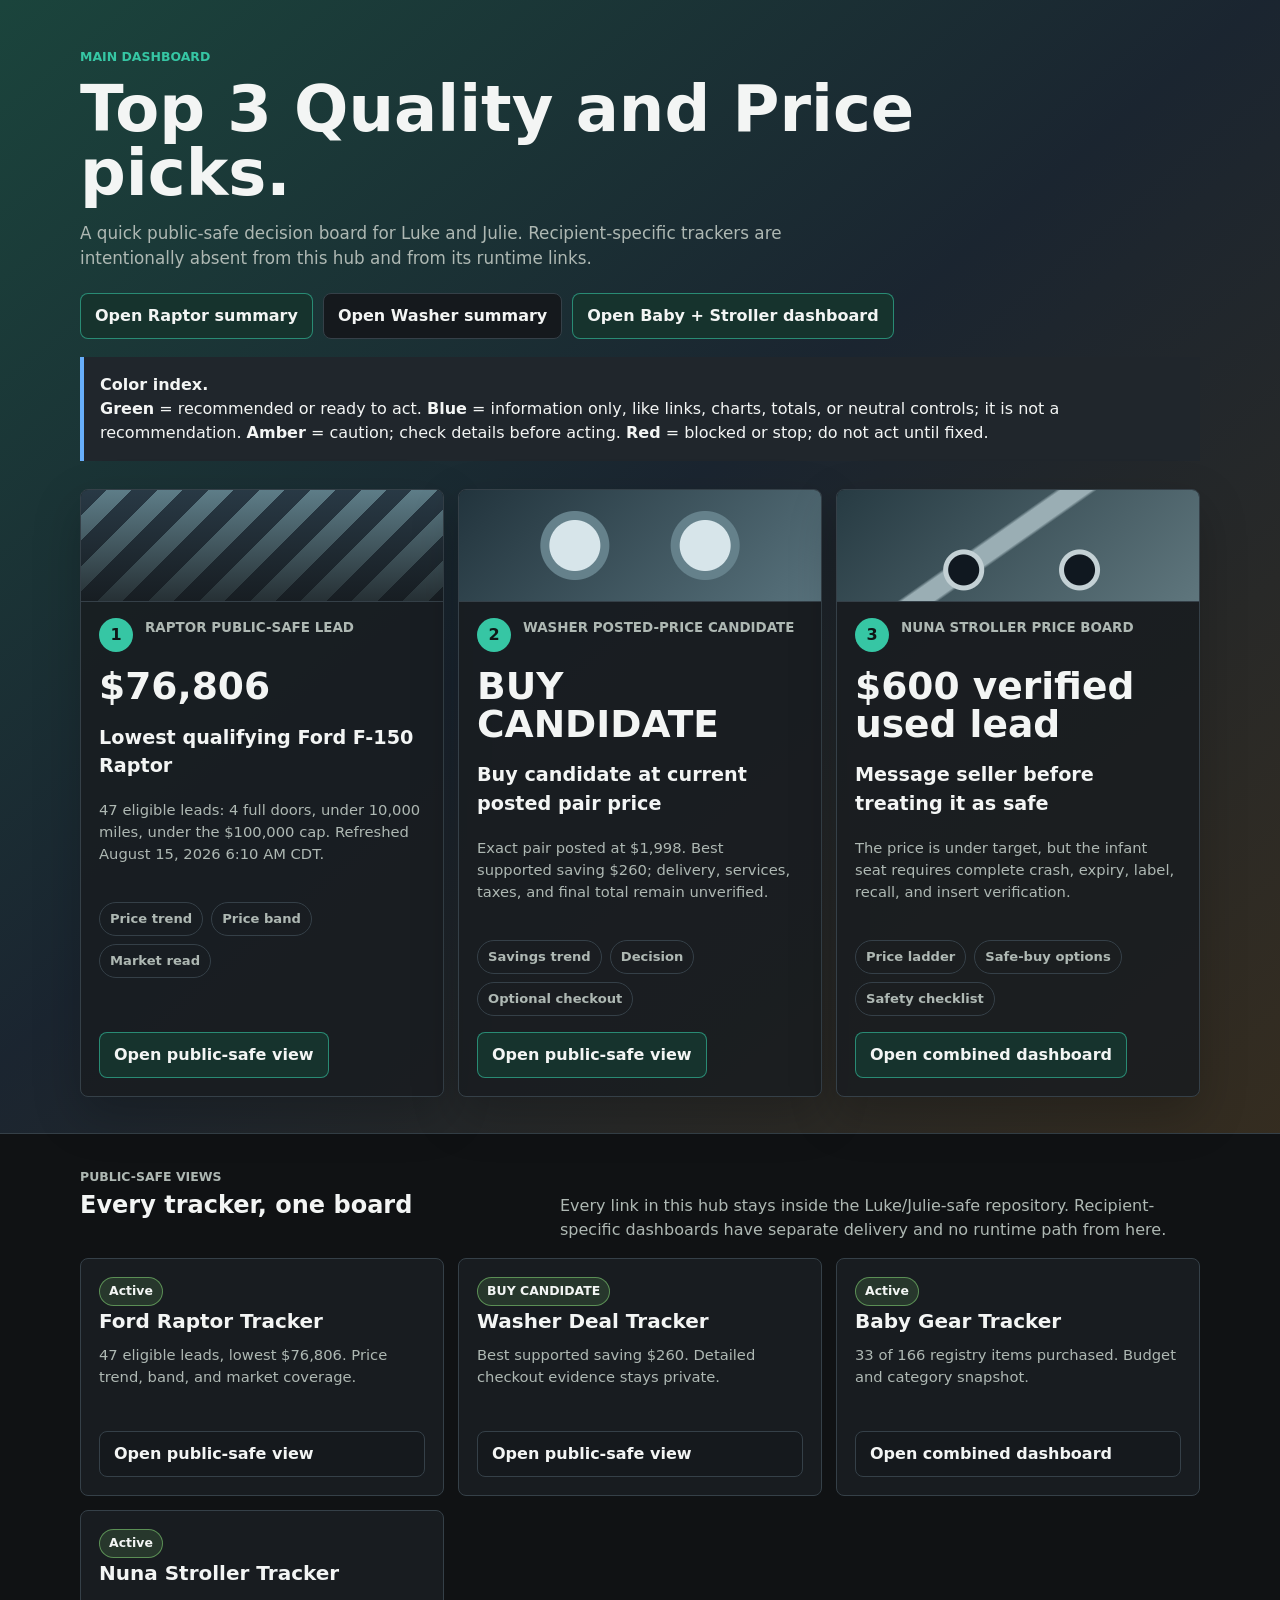
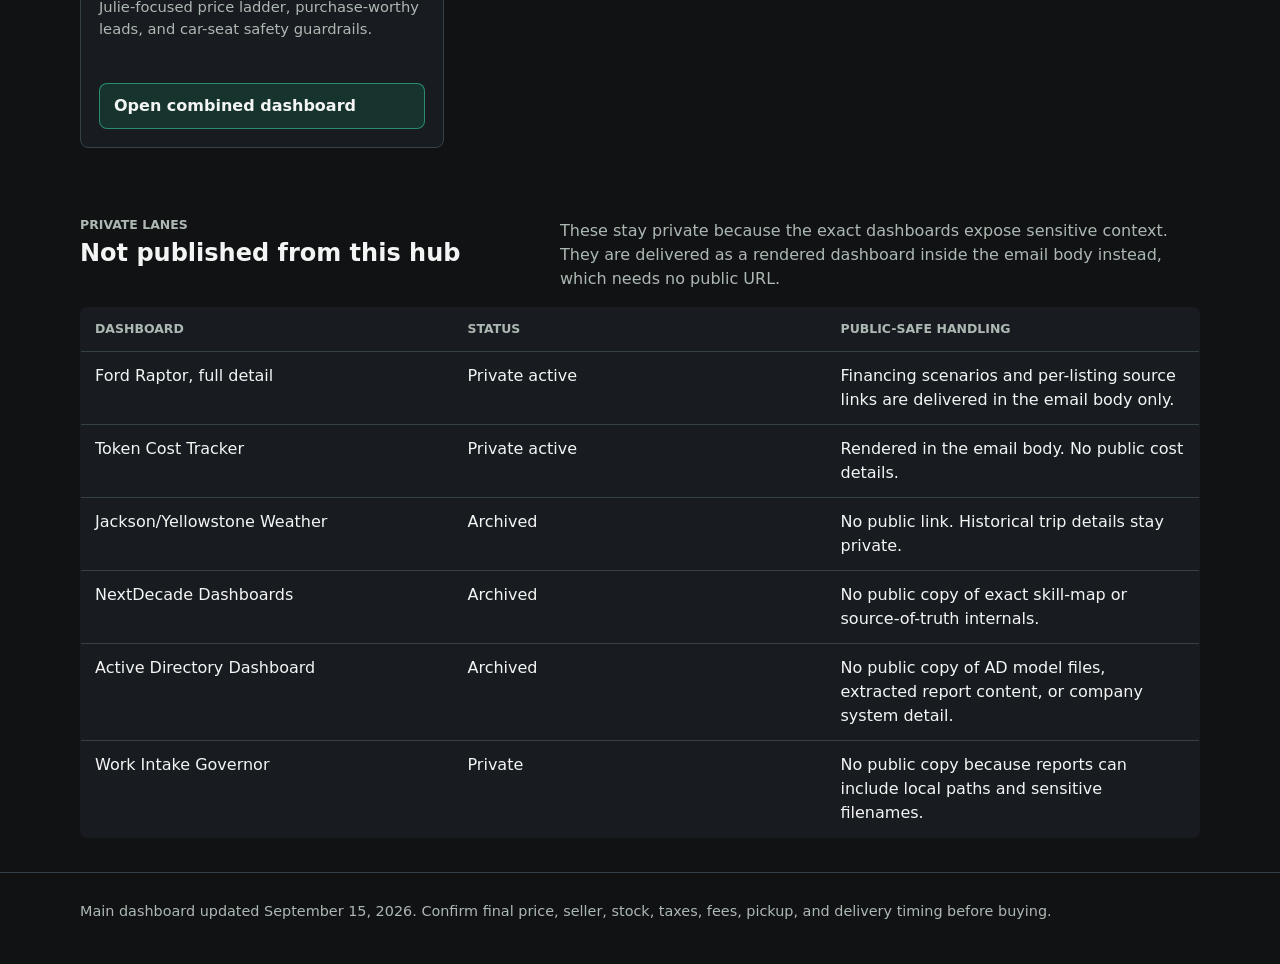
<file: index.html>
<!doctype html>
<html lang="en">
<head>
  <meta charset="utf-8">
  <meta name="viewport" content="width=device-width, initial-scale=1">
  <title>Main Deal Dashboard</title>
  <link rel="stylesheet" href="styles.css">
</head>
<body>
  <header class="hero">
    <div class="wrap">
      <p class="eyebrow">Main dashboard</p>
      <h1>Top 3 Quality and Price picks.</h1>
      <p class="lead">A quick public-safe decision board for Luke and Julie. Recipient-specific trackers are intentionally absent from this hub and from its runtime links.</p>
      <div class="top-actions">
        <a class="button primary" href="dashboards/ford.html">Open Raptor summary</a>
        <a class="button" href="dashboards/washer.html">Open Washer summary</a>
        <a class="button primary" href="dashboards/baby-stroller.html">Open Baby + Stroller dashboard</a>
      </div>
      <div class="callout color-index">
        <strong>Color index.</strong>
        <p><strong>Green</strong> = recommended or ready to act. <strong>Blue</strong> = information only, like links, charts, totals, or neutral controls; it is not a recommendation. <strong>Amber</strong> = caution; check details before acting. <strong>Red</strong> = blocked or stop; do not act until fixed.</p>
      </div>
      <div class="top-picks">
        <article class="pick-card raptor-card">
          <div class="pick-media" aria-hidden="true"></div>
          <div>
            <div class="pick-top">
              <span class="pick-rank">1</span>
              <span class="pick-label">Raptor public-safe lead</span>
            </div>
            <strong class="pick-value">$76,806</strong>
            <h2>Lowest qualifying Ford F-150 Raptor</h2>
            <p class="meta">47 eligible leads: 4 full doors, under 10,000 miles, under the $100,000 cap. Refreshed August 15, 2026 6:10 AM CDT.</p>
            <div class="sub-links">
              <a href="dashboards/ford.html">Price trend</a>
              <a href="dashboards/ford.html">Price band</a>
              <a href="dashboards/ford.html">Market read</a>
            </div>
          </div>
          <a class="button primary" href="dashboards/ford.html">Open public-safe view</a>
        </article>
        <article class="pick-card washer-card">
          <div class="pick-media" aria-hidden="true"></div>
          <div>
            <div class="pick-top">
              <span class="pick-rank">2</span>
              <span class="pick-label">Washer posted-price candidate</span>
            </div>
            <strong class="pick-value">BUY CANDIDATE</strong>
            <h2>Buy candidate at current posted pair price</h2>
            <p class="meta">Exact pair posted at $1,998. Best supported saving $260; delivery, services, taxes, and final total remain unverified.</p>
            <div class="sub-links">
              <a href="dashboards/washer.html">Savings trend</a>
              <a href="dashboards/washer.html">Decision</a>
              <a href="dashboards/washer.html">Optional checkout</a>
            </div>
          </div>
          <a class="button primary" href="dashboards/washer.html">Open public-safe view</a>
        </article>
        <article class="pick-card stroller-card">
          <div class="pick-media" aria-hidden="true"></div>
          <div>
            <div class="pick-top">
              <span class="pick-rank">3</span>
              <span class="pick-label">Nuna stroller price board</span>
            </div>
            <strong class="pick-value">$600 verified used lead</strong>
            <h2>Message seller before treating it as safe</h2>
            <p class="meta">The price is under target, but the infant seat requires complete crash, expiry, label, recall, and insert verification.</p>
            <div class="sub-links">
              <a href="dashboards/baby-stroller.html#stroller-panel">Price ladder</a>
              <a href="dashboards/baby-stroller.html">Safe-buy options</a>
              <a href="dashboards/baby-stroller.html">Safety checklist</a>
            </div>
          </div>
          <a class="button primary" href="dashboards/baby-stroller.html">Open combined dashboard</a>
        </article>
      </div>
    </div>
  </header>

  <main>
    <section class="section">
      <div class="wrap">
        <div class="section-head">
          <div>
            <p class="eyebrow">Public-safe views</p>
            <h2>Every tracker, one board</h2>
          </div>
          <p>Every link in this hub stays inside the Luke/Julie-safe repository. Recipient-specific dashboards have separate delivery and no runtime path from here.</p>
        </div>
        <div class="grid">
          <article class="card">
            <span class="status live">Active</span>
            <div>
              <h3>Ford Raptor Tracker</h3>
              <p class="meta">47 eligible leads, lowest $76,806. Price trend, band, and market coverage.</p>
            </div>
            <a class="button" href="dashboards/ford.html">Open public-safe view</a>
          </article>
          <article class="card">
            <span class="status live">BUY CANDIDATE</span>
            <div>
              <h3>Washer Deal Tracker</h3>
              <p class="meta">Best supported saving $260. Detailed checkout evidence stays private.</p>
            </div>
            <a class="button" href="dashboards/washer.html">Open public-safe view</a>
          </article>
          <article class="card">
            <span class="status live">Active</span>
            <div>
              <h3>Baby Gear Tracker</h3>
              <p class="meta">33 of 166 registry items purchased. Budget and category snapshot.</p>
            </div>
            <a class="button" href="dashboards/baby-stroller.html">Open combined dashboard</a>
          </article>
          <article class="card">
            <span class="status live">Active</span>
            <div>
              <h3>Nuna Stroller Tracker</h3>
              <p class="meta">Julie-focused price ladder, purchase-worthy leads, and car-seat safety guardrails.</p>
            </div>
            <a class="button primary" href="dashboards/baby-stroller.html">Open combined dashboard</a>
          </article>
        </div>
      </div>
    </section>

    <section class="section">
      <div class="wrap">
        <div class="section-head">
          <div>
            <p class="eyebrow">Private lanes</p>
            <h2>Not published from this hub</h2>
          </div>
          <p>These stay private because the exact dashboards expose sensitive context. They are delivered as a rendered dashboard inside the email body instead, which needs no public URL.</p>
        </div>
        <table class="table panel">
          <thead>
            <tr><th>Dashboard</th><th>Status</th><th>Public-safe handling</th></tr>
          </thead>
          <tbody>
            <tr><td>Ford Raptor, full detail</td><td>Private active</td><td>Financing scenarios and per-listing source links are delivered in the email body only.</td></tr>
            <tr><td>Token Cost Tracker</td><td>Private active</td><td>Rendered in the email body. No public cost details.</td></tr>
            <tr><td>Jackson/Yellowstone Weather</td><td>Archived</td><td>No public link. Historical trip details stay private.</td></tr>
            <tr><td>NextDecade Dashboards</td><td>Archived</td><td>No public copy of exact skill-map or source-of-truth internals.</td></tr>
            <tr><td>Active Directory Dashboard</td><td>Archived</td><td>No public copy of AD model files, extracted report content, or company system detail.</td></tr>
            <tr><td>Work Intake Governor</td><td>Private</td><td>No public copy because reports can include local paths and sensitive filenames.</td></tr>
          </tbody>
        </table>
      </div>
    </section>
  </main>

  <footer class="footer">
    <div class="wrap">Main dashboard updated September 15, 2026. Confirm final price, seller, stock, taxes, fees, pickup, and delivery timing before buying.</div>
  </footer>
</body>
</html>
</file>
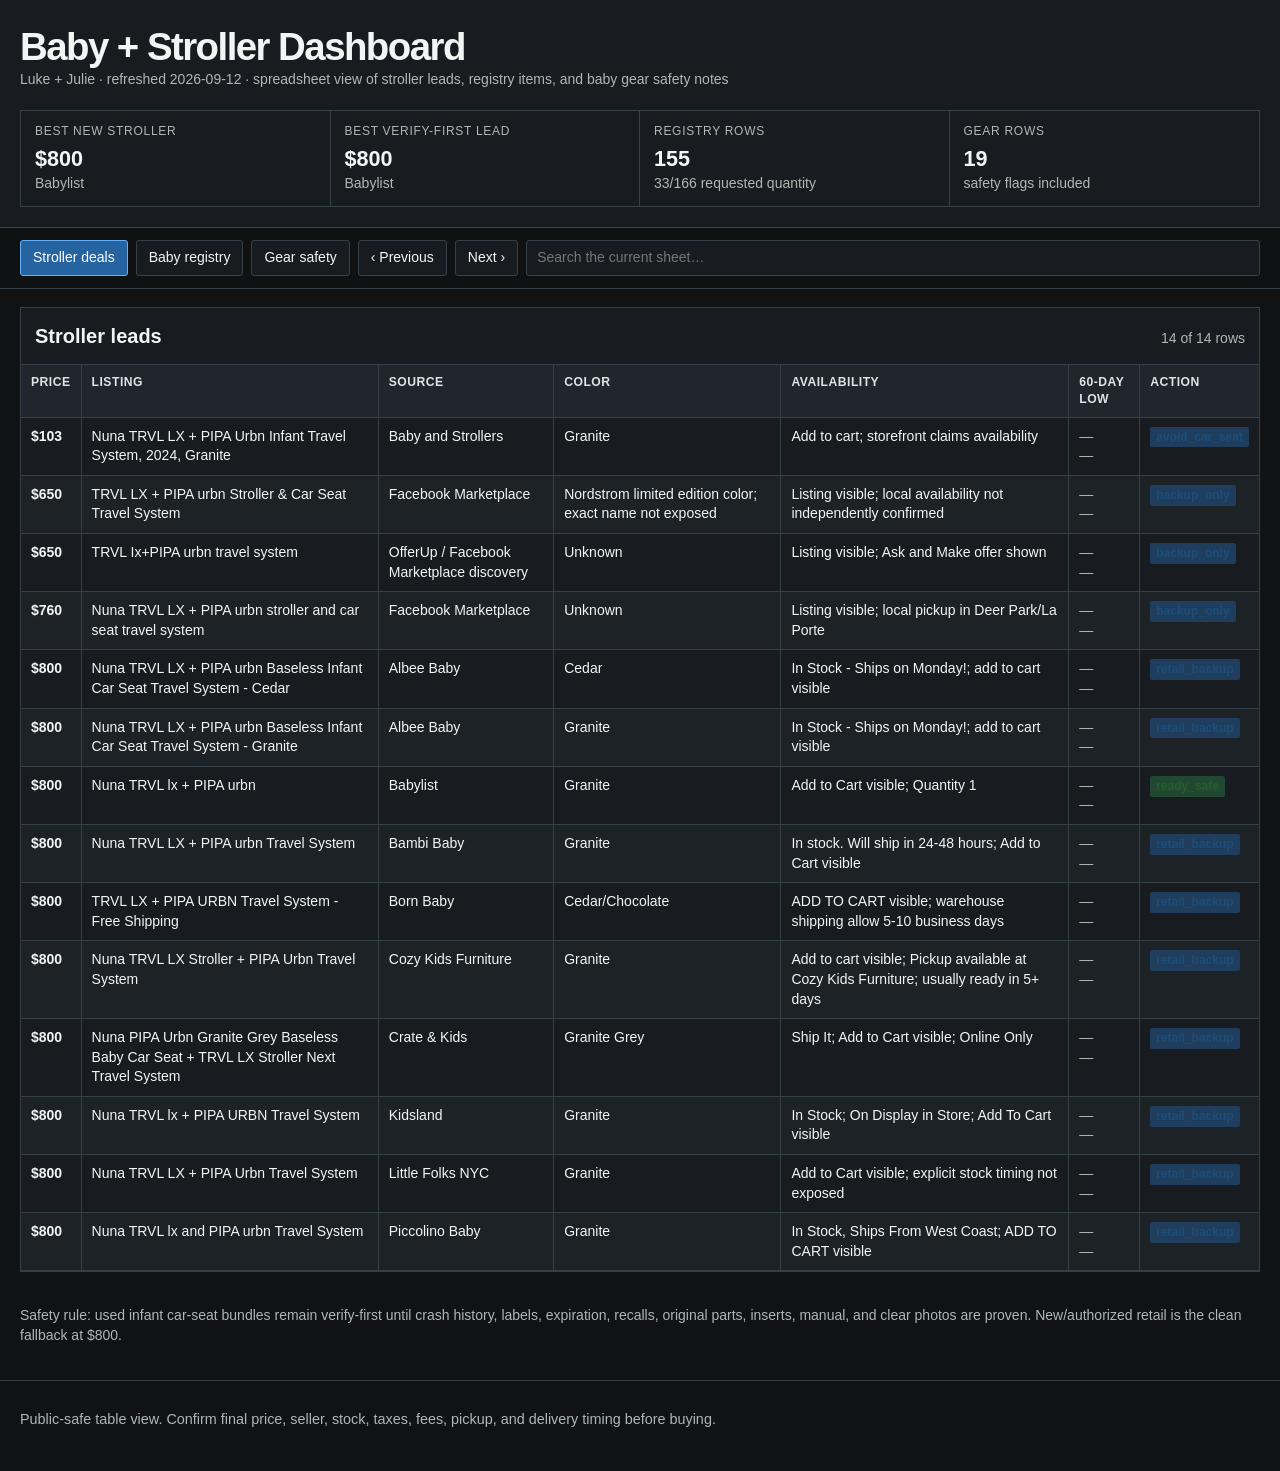
<file: dashboards/baby-stroller.html>
<!doctype html>
<html lang="en">
<head>
  <meta charset="utf-8">
  <meta name="viewport" content="width=device-width, initial-scale=1">
  <title>Baby + Stroller Dashboard - Public Safe</title>
  <link rel="stylesheet" href="../styles.css">
  <style>
    :root { color-scheme: dark; --grid-bg: #101214; --grid-paper: #181c20; --grid-ink: #f3f5f4; --grid-muted: #aeb8b3; --grid-line: #354048; --grid-blue: #1f3e5e; --grid-green: #214831; --grid-amber: #5a431d; }
    body.grid-dashboard { margin: 0; background: var(--grid-bg); color: var(--grid-ink); font: 14px/1.4 -apple-system, BlinkMacSystemFont, "Segoe UI", sans-serif; }
    .grid-dashboard .grid-wrap { width: min(1240px, calc(100% - 28px)); margin: 0 auto; }
    .grid-dashboard .grid-header { padding: 28px 0 20px; background: var(--grid-paper); border-bottom: 1px solid var(--grid-line); }
    .grid-dashboard h1 { margin: 0 0 4px; font-size: clamp(1.65rem, 3vw, 2.5rem); letter-spacing: -.04em; }
    .grid-dashboard h2 { margin: 0; font-size: 1.25rem; }
    .grid-dashboard .subhead, .grid-dashboard .muted { color: var(--grid-muted); }
    .grid-dashboard .subhead { margin: 0; }
    .grid-dashboard .summary-grid { display: grid; grid-template-columns: repeat(4, minmax(0, 1fr)); margin-top: 20px; border: 1px solid var(--grid-line); }
    .grid-dashboard .summary-cell { padding: 12px 14px; background: var(--grid-paper); border-right: 1px solid var(--grid-line); }
    .grid-dashboard .summary-cell:last-child { border-right: 0; }
    .grid-dashboard .summary-label { display: block; color: var(--grid-muted); font-size: .75rem; text-transform: uppercase; letter-spacing: .06em; }
    .grid-dashboard .summary-value { display: block; margin-top: 4px; font-size: 1.35rem; font-weight: 700; }
    .grid-dashboard .toolbar { position: sticky; top: 0; z-index: 2; padding: 12px 0; background: rgba(16,18,20,.96); border-bottom: 1px solid var(--grid-line); }
    .grid-dashboard .toolbar-row { display: flex; align-items: center; gap: 8px; flex-wrap: wrap; }
    .grid-dashboard button, .grid-dashboard input { min-height: 36px; border: 1px solid var(--grid-line); border-radius: 3px; font: inherit; }
    .grid-dashboard button { padding: 7px 12px; background: var(--grid-paper); color: var(--grid-ink); cursor: pointer; }
    .grid-dashboard button[aria-selected="true"], .grid-dashboard button.primary { background: #2563a1; border-color: #67aefb; color: #fff; }
    .grid-dashboard button:focus-visible, .grid-dashboard input:focus-visible { outline: 3px solid #67aefb; outline-offset: 1px; }
    .grid-dashboard input { flex: 1 1 260px; padding: 7px 10px; background: var(--grid-paper); }
    .grid-dashboard .view-panel[hidden] { display: none; }
    .grid-dashboard .sheet { margin: 18px 0 34px; background: var(--grid-paper); border: 1px solid var(--grid-line); }
    .grid-dashboard .sheet-head { display: flex; align-items: baseline; justify-content: space-between; gap: 12px; padding: 14px; border-bottom: 1px solid var(--grid-line); }
    .grid-dashboard .sheet-scroll { overflow-x: auto; }
    .grid-dashboard table { width: 100%; border-collapse: collapse; text-align: left; }
    .grid-dashboard th { position: sticky; top: 0; z-index: 1; background: #20262c; color: #dce4e8; font-size: .76rem; text-transform: uppercase; letter-spacing: .04em; }
    .grid-dashboard th, .grid-dashboard td { padding: 9px 10px; border-right: 1px solid var(--grid-line); border-bottom: 1px solid var(--grid-line); vertical-align: top; }
    .grid-dashboard tr:nth-child(even) td { background: #1d2227; }
    .grid-dashboard th:last-child, .grid-dashboard td:last-child { border-right: 0; }
    .grid-dashboard .item-title { min-width: 360px; }
    .grid-dashboard .status-text { display: inline-block; padding: 2px 6px; border-radius: 2px; font-size: .75rem; font-weight: 700; }
    .grid-dashboard .status-text.safe { background: var(--grid-green); color: #275e32; }
    .grid-dashboard .status-text.verify { background: var(--grid-blue); color: #1d4e79; }
    .grid-dashboard .status-text.caution { background: var(--grid-amber); color: #805a16; }
    .grid-dashboard .detail-toggle, .grid-dashboard .offer-button { min-height: 30px; padding: 5px 9px; border: 1px solid var(--grid-line); border-radius: 3px; background: #15191d; color: var(--grid-ink); text-decoration: none; font-size: .8rem; font-weight: 700; white-space: nowrap; }
    .grid-dashboard .offer-buttons { display: flex; flex-wrap: wrap; gap: 7px; margin: 10px 0; }
    .grid-dashboard .detail-toggle:hover, .grid-dashboard .offer-button:hover { border-color: #67aefb; color: #fff; }
    .grid-dashboard .registry-detail td { background: #121518 !important; color: var(--grid-muted); }
    .grid-dashboard .empty-row { display: none; padding: 16px; color: var(--grid-muted); }
    .grid-dashboard .notes { margin: 0 0 34px; color: var(--grid-muted); }
    @media (max-width: 720px) {
      .grid-dashboard .summary-grid { grid-template-columns: repeat(2, minmax(0, 1fr)); }
      .grid-dashboard .summary-cell:nth-child(2) { border-right: 0; }
      .grid-dashboard .summary-cell:nth-child(-n+2) { border-bottom: 1px solid var(--grid-line); }
      .grid-dashboard .toolbar-row { align-items: stretch; }
      .grid-dashboard .toolbar-row button { flex: 1 1 auto; }
      .grid-dashboard input { flex-basis: 100%; }
    }
  </style>
</head>
<body class="grid-dashboard">
  <header class="grid-header"><div class="grid-wrap">
    <h1>Baby + Stroller Dashboard</h1>
    <p class="subhead">Luke + Julie · refreshed 2026-09-12 · spreadsheet view of stroller leads, registry items, and baby gear safety notes</p>
    <div class="summary-grid" aria-label="Dashboard summary">
      <div class="summary-cell"><span class="summary-label">Best new stroller</span><span class="summary-value">$800</span><span class="muted">Babylist</span></div>
      <div class="summary-cell"><span class="summary-label">Best verify-first lead</span><span class="summary-value">$800</span><span class="muted">Babylist</span></div>
      <div class="summary-cell"><span class="summary-label">Registry rows</span><span class="summary-value">155</span><span class="muted">33/166 requested quantity</span></div>
      <div class="summary-cell"><span class="summary-label">Gear rows</span><span class="summary-value">19</span><span class="muted">safety flags included</span></div>
    </div>
  </div></header>
  <main>
    <section class="toolbar"><div class="grid-wrap"><div class="toolbar-row" role="tablist" aria-label="Dashboard sheets">
      <button id="stroller-tab" type="button" role="tab" aria-selected="true" aria-controls="stroller-panel">Stroller deals</button>
      <button id="registry-tab" type="button" role="tab" aria-selected="false" aria-controls="registry-panel">Baby registry</button>
      <button id="gear-tab" type="button" role="tab" aria-selected="false" aria-controls="gear-panel">Gear safety</button>
      <button id="previous-view" type="button" aria-label="Previous sheet">‹ Previous</button>
      <button id="next-view" type="button" aria-label="Next sheet">Next ›</button>
      <input id="table-search" type="search" placeholder="Search the current sheet…" aria-label="Search the current sheet">
    </div></div></section>
    <div class="grid-wrap">
      <section class="view-panel" id="stroller-panel" role="tabpanel" aria-labelledby="stroller-tab">
        <div class="sheet"><div class="sheet-head"><h2>Stroller leads</h2><span class="muted" id="stroller-count">14 rows</span></div><div class="sheet-scroll"><table><thead><tr><th>Price</th><th>Listing</th><th>Source</th><th>Color</th><th>Availability</th><th>60-day low</th><th>Action</th></tr></thead><tbody><tr data-search="Nuna TRVL LX + PIPA Urbn Infant Travel System, 2024, Granite Baby and Strollers Granite Add to cart; storefront claims availability avoid_car_seat"><td><strong>$103</strong></td><td>Nuna TRVL LX + PIPA Urbn Infant Travel System, 2024, Granite</td><td>Baby and Strollers</td><td>Granite</td><td>Add to cart; storefront claims availability</td><td><span class="muted">—</span><br><span class="muted">—</span></td><td><span class="status-text verify">avoid_car_seat</span></td></tr><tr data-search="TRVL LX + PIPA urbn Stroller &amp; Car Seat Travel System Facebook Marketplace Nordstrom limited edition color; exact name not exposed Listing visible; local availability not independently confirmed backup_only"><td><strong>$650</strong></td><td>TRVL LX + PIPA urbn Stroller &amp; Car Seat Travel System</td><td>Facebook Marketplace</td><td>Nordstrom limited edition color; exact name not exposed</td><td>Listing visible; local availability not independently confirmed</td><td><span class="muted">—</span><br><span class="muted">—</span></td><td><span class="status-text verify">backup_only</span></td></tr><tr data-search="TRVL Ix+PIPA urbn travel system OfferUp / Facebook Marketplace discovery Unknown Listing visible; Ask and Make offer shown backup_only"><td><strong>$650</strong></td><td>TRVL Ix+PIPA urbn travel system</td><td>OfferUp / Facebook Marketplace discovery</td><td>Unknown</td><td>Listing visible; Ask and Make offer shown</td><td><span class="muted">—</span><br><span class="muted">—</span></td><td><span class="status-text verify">backup_only</span></td></tr><tr data-search="Nuna TRVL LX + PIPA urbn stroller and car seat travel system Facebook Marketplace Unknown Listing visible; local pickup in Deer Park/La Porte backup_only"><td><strong>$760</strong></td><td>Nuna TRVL LX + PIPA urbn stroller and car seat travel system</td><td>Facebook Marketplace</td><td>Unknown</td><td>Listing visible; local pickup in Deer Park/La Porte</td><td><span class="muted">—</span><br><span class="muted">—</span></td><td><span class="status-text verify">backup_only</span></td></tr><tr data-search="Nuna TRVL LX + PIPA urbn Baseless Infant Car Seat Travel System - Cedar Albee Baby Cedar In Stock - Ships on Monday!; add to cart visible retail_backup"><td><strong>$800</strong></td><td>Nuna TRVL LX + PIPA urbn Baseless Infant Car Seat Travel System - Cedar</td><td>Albee Baby</td><td>Cedar</td><td>In Stock - Ships on Monday!; add to cart visible</td><td><span class="muted">—</span><br><span class="muted">—</span></td><td><span class="status-text verify">retail_backup</span></td></tr><tr data-search="Nuna TRVL LX + PIPA urbn Baseless Infant Car Seat Travel System - Granite Albee Baby Granite In Stock - Ships on Monday!; add to cart visible retail_backup"><td><strong>$800</strong></td><td>Nuna TRVL LX + PIPA urbn Baseless Infant Car Seat Travel System - Granite</td><td>Albee Baby</td><td>Granite</td><td>In Stock - Ships on Monday!; add to cart visible</td><td><span class="muted">—</span><br><span class="muted">—</span></td><td><span class="status-text verify">retail_backup</span></td></tr><tr data-search="Nuna TRVL lx + PIPA urbn Babylist Granite Add to Cart visible; Quantity 1 ready_safe"><td><strong>$800</strong></td><td>Nuna TRVL lx + PIPA urbn</td><td>Babylist</td><td>Granite</td><td>Add to Cart visible; Quantity 1</td><td><span class="muted">—</span><br><span class="muted">—</span></td><td><span class="status-text safe">ready_safe</span></td></tr><tr data-search="Nuna TRVL LX + PIPA urbn Travel System Bambi Baby Granite In stock. Will ship in 24-48 hours; Add to Cart visible retail_backup"><td><strong>$800</strong></td><td>Nuna TRVL LX + PIPA urbn Travel System</td><td>Bambi Baby</td><td>Granite</td><td>In stock. Will ship in 24-48 hours; Add to Cart visible</td><td><span class="muted">—</span><br><span class="muted">—</span></td><td><span class="status-text verify">retail_backup</span></td></tr><tr data-search="TRVL LX + PIPA URBN Travel System - Free Shipping Born Baby Cedar/Chocolate ADD TO CART visible; warehouse shipping allow 5-10 business days retail_backup"><td><strong>$800</strong></td><td>TRVL LX + PIPA URBN Travel System - Free Shipping</td><td>Born Baby</td><td>Cedar/Chocolate</td><td>ADD TO CART visible; warehouse shipping allow 5-10 business days</td><td><span class="muted">—</span><br><span class="muted">—</span></td><td><span class="status-text verify">retail_backup</span></td></tr><tr data-search="Nuna TRVL LX Stroller + PIPA Urbn Travel System Cozy Kids Furniture Granite Add to cart visible; Pickup available at Cozy Kids Furniture; usually ready in 5+ days retail_backup"><td><strong>$800</strong></td><td>Nuna TRVL LX Stroller + PIPA Urbn Travel System</td><td>Cozy Kids Furniture</td><td>Granite</td><td>Add to cart visible; Pickup available at Cozy Kids Furniture; usually ready in 5+ days</td><td><span class="muted">—</span><br><span class="muted">—</span></td><td><span class="status-text verify">retail_backup</span></td></tr><tr data-search="Nuna PIPA Urbn Granite Grey Baseless Baby Car Seat + TRVL LX Stroller Next Travel System Crate &amp; Kids Granite Grey Ship It; Add to Cart visible; Online Only retail_backup"><td><strong>$800</strong></td><td>Nuna PIPA Urbn Granite Grey Baseless Baby Car Seat + TRVL LX Stroller Next Travel System</td><td>Crate &amp; Kids</td><td>Granite Grey</td><td>Ship It; Add to Cart visible; Online Only</td><td><span class="muted">—</span><br><span class="muted">—</span></td><td><span class="status-text verify">retail_backup</span></td></tr><tr data-search="Nuna TRVL lx + PIPA URBN Travel System Kidsland Granite In Stock; On Display in Store; Add To Cart visible retail_backup"><td><strong>$800</strong></td><td>Nuna TRVL lx + PIPA URBN Travel System</td><td>Kidsland</td><td>Granite</td><td>In Stock; On Display in Store; Add To Cart visible</td><td><span class="muted">—</span><br><span class="muted">—</span></td><td><span class="status-text verify">retail_backup</span></td></tr><tr data-search="Nuna TRVL LX + PIPA Urbn Travel System Little Folks NYC Granite Add to Cart visible; explicit stock timing not exposed retail_backup"><td><strong>$800</strong></td><td>Nuna TRVL LX + PIPA Urbn Travel System</td><td>Little Folks NYC</td><td>Granite</td><td>Add to Cart visible; explicit stock timing not exposed</td><td><span class="muted">—</span><br><span class="muted">—</span></td><td><span class="status-text verify">retail_backup</span></td></tr><tr data-search="Nuna TRVL lx and PIPA urbn Travel System Piccolino Baby Granite In Stock, Ships From West Coast; ADD TO CART visible retail_backup"><td><strong>$800</strong></td><td>Nuna TRVL lx and PIPA urbn Travel System</td><td>Piccolino Baby</td><td>Granite</td><td>In Stock, Ships From West Coast; ADD TO CART visible</td><td><span class="muted">—</span><br><span class="muted">—</span></td><td><span class="status-text verify">retail_backup</span></td></tr></tbody></table><div class="empty-row">No stroller rows match the search.</div></div></div>
        <p class="notes">Safety rule: used infant car-seat bundles remain verify-first until crash history, labels, expiration, recalls, original parts, inserts, manual, and clear photos are proven. New/authorized retail is the clean fallback at $800.</p>
      </section>
      <section class="view-panel" id="registry-panel" role="tabpanel" aria-labelledby="registry-tab" hidden>
        <div class="sheet"><div class="sheet-head"><h2>Baby registry — all reconciled rows</h2><span class="muted" id="registry-count">155 rows</span></div><div class="sheet-scroll"><table><thead><tr><th>Category</th><th>Registry item</th><th>Amazon price</th><th>Qty requested</th><th>Qty purchased</th><th>Status</th><th>Checked</th><th>60-day low</th><th>Low difference</th><th>Actions</th></tr></thead><tbody><tr data-search="Tub Works® Dinosaur Mold Free Bath Toys, 6 Pack | Sealed, No Hole Bath Toys Design Keeps Moisture Out | Soft, Squeezable &amp; Float on Water | Easy-Grip Baby &amp; Toddler Bath Toy Set | Great Baby Pool Toys Bathing active 2026-07-05" data-detail="registry-detail-0"><td>Bathing</td><td class="item-title">Tub Works® Dinosaur Mold Free Bath Toys, 6 Pack | Sealed, No Hole Bath Toys Design Keeps Moisture Out | Soft, Squeezable &amp; Float on Water | Easy-Grip Baby &amp; Toddler Bath Toy Set | Great Baby Pool Toys</td><td>$14</td><td>1</td><td>0</td><td>active</td><td>2026-07-05</td><td><span class="muted">—</span><br><span class="muted">—</span></td><td><button class="detail-toggle" type="button" aria-expanded="false" aria-controls="registry-detail-0">View details</button></td></tr><tr class="registry-detail" id="registry-detail-0" hidden><td colspan="10"><strong>Public offer context</strong><div class="offer-buttons"><a class="offer-button" href="https://www.walmart.com/ip/Tub-Works-Mold-Free-No-Hole-Bath-Toys-6-Pack-Rainforest/9072864702" target="_blank" rel="noopener noreferrer">Walmart</a></div><span class="muted">Private registry identifiers and exact Amazon item links are omitted from this public-safe page.</span></td></tr><tr data-search="Munchkin® Learn™ Bath Letters and Numbers 36pc Toddler Bath Toy Uncategorized active 2026-07-05" data-detail="registry-detail-1"><td>Uncategorized</td><td class="item-title">Munchkin® Learn™ Bath Letters and Numbers 36pc Toddler Bath Toy</td><td>$5</td><td>1</td><td>1</td><td>active</td><td>2026-07-05</td><td><span class="muted">—</span><br><span class="muted">—</span></td><td><button class="detail-toggle" type="button" aria-expanded="false" aria-controls="registry-detail-1">View details</button></td></tr><tr class="registry-detail" id="registry-detail-1" hidden><td colspan="10"><strong>Public offer context</strong><div class="offer-buttons"><a class="offer-button" href="https://www.walmart.com/ip/Munchkin-Learn-Letters-and-Numbers-Toddler-Bath-Toy-Non-Toxic-Multi-Color-Unisex-36-Count/38420302" target="_blank" rel="noopener noreferrer">Walmart</a></div><span class="muted">Private registry identifiers and exact Amazon item links are omitted from this public-safe page.</span></td></tr><tr data-search="Munchkin® Super Scoop™ Hanging Bath Toy Storage with Quick Drying Mesh, Grey Uncategorized active 2026-07-05" data-detail="registry-detail-2"><td>Uncategorized</td><td class="item-title">Munchkin® Super Scoop™ Hanging Bath Toy Storage with Quick Drying Mesh, Grey</td><td>$13</td><td>1</td><td>0</td><td>active</td><td>2026-07-05</td><td><span class="muted">—</span><br><span class="muted">—</span></td><td><button class="detail-toggle" type="button" aria-expanded="false" aria-controls="registry-detail-2">View details</button></td></tr><tr class="registry-detail" id="registry-detail-2" hidden><td colspan="10"><strong>Public offer context</strong><div class="offer-buttons"><a class="offer-button" href="https://www.walmart.com/ip/Munchkin-Super-Scoop-Hanging-Bath-Toy-Scoop-and-Storage-with-Quick-Drying-Mesh-Gray-Unisex/706444484" target="_blank" rel="noopener noreferrer">Walmart</a></div><span class="muted">Private registry identifiers and exact Amazon item links are omitted from this public-safe page.</span></td></tr><tr data-search="The Honest Company 2-in-1 Baby Shampoo &amp; Body Wash, Fragrance-Free, Tear-Free, Hypoallergenic, Naturally Derived, Sensitive Skin, 10 fl oz Uncategorized active 2026-07-05" data-detail="registry-detail-3"><td>Uncategorized</td><td class="item-title">The Honest Company 2-in-1 Baby Shampoo &amp; Body Wash, Fragrance-Free, Tear-Free, Hypoallergenic, Naturally Derived, Sensitive Skin, 10 fl oz</td><td>$11</td><td>1</td><td>0</td><td>active</td><td>2026-07-05</td><td><span class="muted">—</span><br><span class="muted">—</span></td><td><button class="detail-toggle" type="button" aria-expanded="false" aria-controls="registry-detail-3">View details</button></td></tr><tr class="registry-detail" id="registry-detail-3" hidden><td colspan="10"><strong>Public offer context</strong><div class="offer-buttons"><a class="offer-button" href="https://www.walmart.com/ip/Sensitive-Shampoo-Body-Wash-Fragrance-Free-10-Fl-Oz/325622582" target="_blank" rel="noopener noreferrer">Walmart</a></div><span class="muted">Private registry identifiers and exact Amazon item links are omitted from this public-safe page.</span></td></tr><tr data-search="TBEZY Baby Hooded Towel with Unique Animal Design Ultra Soft Thick Cotton Bath Towel for Newborn (Tiger) Uncategorized active 2026-07-05" data-detail="registry-detail-4"><td>Uncategorized</td><td class="item-title">TBEZY Baby Hooded Towel with Unique Animal Design Ultra Soft Thick Cotton Bath Towel for Newborn (Tiger)</td><td>$20</td><td>1</td><td>1</td><td>active</td><td>2026-07-05</td><td><span class="muted">—</span><br><span class="muted">—</span></td><td><button class="detail-toggle" type="button" aria-expanded="false" aria-controls="registry-detail-4">View details</button></td></tr><tr class="registry-detail" id="registry-detail-4" hidden><td colspan="10"><strong>Public offer context</strong><div class="offer-buttons"><a class="offer-button" href="https://www.ebay.com/itm/366216033367" target="_blank" rel="noopener noreferrer">eBay</a></div><span class="muted">Private registry identifiers and exact Amazon item links are omitted from this public-safe page.</span></td></tr><tr data-search="Spasilk Baby 10 Pack Soft Terry Bath Washcloth Wipes Uncategorized active 2026-07-05" data-detail="registry-detail-5"><td>Uncategorized</td><td class="item-title">Spasilk Baby 10 Pack Soft Terry Bath Washcloth Wipes</td><td>$8</td><td>1</td><td>1</td><td>active</td><td>2026-07-05</td><td><span class="muted">—</span><br><span class="muted">—</span></td><td><button class="detail-toggle" type="button" aria-expanded="false" aria-controls="registry-detail-5">View details</button></td></tr><tr class="registry-detail" id="registry-detail-5" hidden><td colspan="10"><strong>Public offer context</strong><div class="offer-buttons"><a class="offer-button" href="https://www.walmart.com/ip/Spasilk-Washcloth-Wipes-Set-for-Newborns-and-Infants-Terry-Bathtime-Essentials-Pack-of-10-Blue-Elephants/465068553" target="_blank" rel="noopener noreferrer">Walmart</a></div><span class="muted">Private registry identifiers and exact Amazon item links are omitted from this public-safe page.</span></td></tr><tr data-search="Timgle 10 Pcs Coral Velvet Pee Covers Baby Boy, Strong Water Absorption Pee Shield for Baby Boy, Reusable Diaper Changing Accessory for Boys Newborn Gift(Dinosaur) Diapering active 2026-07-05" data-detail="registry-detail-6"><td>Diapering</td><td class="item-title">Timgle 10 Pcs Coral Velvet Pee Covers Baby Boy, Strong Water Absorption Pee Shield for Baby Boy, Reusable Diaper Changing Accessory for Boys Newborn Gift(Dinosaur)</td><td>$18</td><td>1</td><td>1</td><td>active</td><td>2026-07-05</td><td><span class="muted">—</span><br><span class="muted">—</span></td><td><button class="detail-toggle" type="button" aria-expanded="false" aria-controls="registry-detail-6">View details</button></td></tr><tr class="registry-detail" id="registry-detail-6" hidden><td colspan="10"><strong>Public offer context</strong><div class="offer-buttons"><span class="muted">No public offer link recorded</span></div><span class="muted">Private registry identifiers and exact Amazon item links are omitted from this public-safe page.</span></td></tr><tr data-search="Fortella Baby Diaper Caddy, 3 Tier Rolling Storage Cart for Baby Essentials, Diaper Cart with Detachable Dividers, Storage Organizer &amp; Baby Bottle Organizer for Bedroom, Living Room (Beige) Uncategorized active 2026-07-05" data-detail="registry-detail-7"><td>Uncategorized</td><td class="item-title">Fortella Baby Diaper Caddy, 3 Tier Rolling Storage Cart for Baby Essentials, Diaper Cart with Detachable Dividers, Storage Organizer &amp; Baby Bottle Organizer for Bedroom, Living Room (Beige)</td><td>$40</td><td>1</td><td>1</td><td>active</td><td>2026-07-05</td><td><span class="muted">—</span><br><span class="muted">—</span></td><td><button class="detail-toggle" type="button" aria-expanded="false" aria-controls="registry-detail-7">View details</button></td></tr><tr class="registry-detail" id="registry-detail-7" hidden><td colspan="10"><strong>Public offer context</strong><div class="offer-buttons"><a class="offer-button" href="https://www.ebay.com/itm/397949438208" target="_blank" rel="noopener noreferrer">eBay</a></div><span class="muted">Private registry identifiers and exact Amazon item links are omitted from this public-safe page.</span></td></tr><tr data-search="Parker Baby Diaper Caddy - Nursery Storage Bin and Car Organizer for Diapers and Baby Wipes - Oatmeal, Regular Uncategorized active 2026-07-05" data-detail="registry-detail-8"><td>Uncategorized</td><td class="item-title">Parker Baby Diaper Caddy - Nursery Storage Bin and Car Organizer for Diapers and Baby Wipes - Oatmeal, Regular</td><td>$23</td><td>1</td><td>0</td><td>active</td><td>2026-07-05</td><td><span class="muted">—</span><br><span class="muted">—</span></td><td><button class="detail-toggle" type="button" aria-expanded="false" aria-controls="registry-detail-8">View details</button></td></tr><tr class="registry-detail" id="registry-detail-8" hidden><td colspan="10"><strong>Public offer context</strong><div class="offer-buttons"><a class="offer-button" href="https://www.target.com/p/parker-baby-co-felt-diaper-caddy-regular-oatmeal/-/A-88442014" target="_blank" rel="noopener noreferrer">Target</a></div><span class="muted">Private registry identifiers and exact Amazon item links are omitted from this public-safe page.</span></td></tr><tr data-search="4 pcs Clear Zipper Pouches,Hard Shell Zipper Case, Toiletry Bag for Travel, CLear Diaper Bag, Toiletry Pouch, Travel Organizer, Cosmetic Bag,Toy Storage Bins (M+3S) (Blue) Uncategorized active 2026-07-05" data-detail="registry-detail-9"><td>Uncategorized</td><td class="item-title">4 pcs Clear Zipper Pouches,Hard Shell Zipper Case, Toiletry Bag for Travel, CLear Diaper Bag, Toiletry Pouch, Travel Organizer, Cosmetic Bag,Toy Storage Bins (M+3S) (Blue)</td><td>$18</td><td>2</td><td>0</td><td>active</td><td>2026-07-05</td><td><span class="muted">—</span><br><span class="muted">—</span></td><td><button class="detail-toggle" type="button" aria-expanded="false" aria-controls="registry-detail-9">View details</button></td></tr><tr class="registry-detail" id="registry-detail-9" hidden><td colspan="10"><strong>Public offer context</strong><div class="offer-buttons"><a class="offer-button" href="https://www.ebay.com/itm/236597576820" target="_blank" rel="noopener noreferrer">eBay</a></div><span class="muted">Private registry identifiers and exact Amazon item links are omitted from this public-safe page.</span></td></tr><tr data-search="BAGSMART Diaper Bag Tote, Hospital Bag for Labor Delivery, Puffy Maternity Travel Diaper Tote, Baby Bag with Pacifier Case Uncategorized active 2026-07-05" data-detail="registry-detail-10"><td>Uncategorized</td><td class="item-title">BAGSMART Diaper Bag Tote, Hospital Bag for Labor Delivery, Puffy Maternity Travel Diaper Tote, Baby Bag with Pacifier Case</td><td>$39</td><td>1</td><td>0</td><td>active</td><td>2026-07-05</td><td><span class="muted">—</span><br><span class="muted">—</span></td><td><button class="detail-toggle" type="button" aria-expanded="false" aria-controls="registry-detail-10">View details</button></td></tr><tr class="registry-detail" id="registry-detail-10" hidden><td colspan="10"><strong>Public offer context</strong><div class="offer-buttons"><a class="offer-button" href="https://www.kinzd.com/products/bagsmart-diaper-bag-tote-puffer-hospital-bag-for-labor-delivery-with-pacifier-case-lightweight-baby-bag-for-travel-work-multifunctional-insulated-pockets-water-resistance-1" target="_blank" rel="noopener noreferrer">Kinzd</a></div><span class="muted">Private registry identifiers and exact Amazon item links are omitted from this public-safe page.</span></td></tr><tr data-search="Triple Paste Diaper Rash Cream, Hypoallergenic Medicated Ointment for Babies, 16 oz (Packaging May Vary) Uncategorized active 2026-07-05" data-detail="registry-detail-11"><td>Uncategorized</td><td class="item-title">Triple Paste Diaper Rash Cream, Hypoallergenic Medicated Ointment for Babies, 16 oz (Packaging May Vary)</td><td>$30</td><td>1</td><td>0</td><td>active</td><td>2026-07-05</td><td><span class="muted">—</span><br><span class="muted">—</span></td><td><button class="detail-toggle" type="button" aria-expanded="false" aria-controls="registry-detail-11">View details</button></td></tr><tr class="registry-detail" id="registry-detail-11" hidden><td colspan="10"><strong>Public offer context</strong><div class="offer-buttons"><a class="offer-button" href="https://www.walmart.com/ip/Triple-Paste-Diaper-Rash-Cream-Hypoallergenic-Medicated-Ointment-for-Babies-16-oz-20023/594558037" target="_blank" rel="noopener noreferrer">Walmart</a></div><span class="muted">Private registry identifiers and exact Amazon item links are omitted from this public-safe page.</span></td></tr><tr data-search="Aquaphor Baby Healing Ointment Advanced Therapy Skin Protectant, Dry Skin and Diaper Rash Ointment, 7 Oz Tube Uncategorized active 2026-07-05" data-detail="registry-detail-12"><td>Uncategorized</td><td class="item-title">Aquaphor Baby Healing Ointment Advanced Therapy Skin Protectant, Dry Skin and Diaper Rash Ointment, 7 Oz Tube</td><td>$13</td><td>1</td><td>0</td><td>active</td><td>2026-07-05</td><td><span class="muted">—</span><br><span class="muted">—</span></td><td><button class="detail-toggle" type="button" aria-expanded="false" aria-controls="registry-detail-12">View details</button></td></tr><tr class="registry-detail" id="registry-detail-12" hidden><td colspan="10"><strong>Public offer context</strong><div class="offer-buttons"><a class="offer-button" href="https://www.walmart.com/ip/Aquaphor-Baby-Healing-Ointment-Advanced-Therapy-Skin-Protectant-7-Oz-Tube/52639069" target="_blank" rel="noopener noreferrer">Walmart</a></div><span class="muted">Private registry identifiers and exact Amazon item links are omitted from this public-safe page.</span></td></tr><tr data-search="Tiny Twinkle Mess Proof Wet Bags | 2-Pack Reusable Waterproof Wet Bags for Swimsuits | Baby Clothes | Travel &amp; Diaper Bag (Dinosaur, Ocean Life) Uncategorized active 2026-07-05" data-detail="registry-detail-13"><td>Uncategorized</td><td class="item-title">Tiny Twinkle Mess Proof Wet Bags | 2-Pack Reusable Waterproof Wet Bags for Swimsuits | Baby Clothes | Travel &amp; Diaper Bag (Dinosaur, Ocean Life)</td><td>$18</td><td>1</td><td>0</td><td>active</td><td>2026-07-05</td><td><span class="muted">—</span><br><span class="muted">—</span></td><td><button class="detail-toggle" type="button" aria-expanded="false" aria-controls="registry-detail-13">View details</button></td></tr><tr class="registry-detail" id="registry-detail-13" hidden><td colspan="10"><strong>Public offer context</strong><div class="offer-buttons"><a class="offer-button" href="https://www.target.com/p/tiny-twinkle-mess-proof-waterproof-washable-baby-toddler-wet-bags-for-diapers-swimsuits-and-travel-dinosaur-ocean-life/-/A-1002531642" target="_blank" rel="noopener noreferrer">Target</a></div><span class="muted">Private registry identifiers and exact Amazon item links are omitted from this public-safe page.</span></td></tr><tr data-search="HealthyBaby Our Wet Wipes | EWG Verified Safe | 100% Water &amp; Plant Based | Unscented &amp; Safe for Sensitive Skin | Fragrance Free and Totally Chlorine Free (8 packs, 512 wipes) Uncategorized active 2026-07-05" data-detail="registry-detail-14"><td>Uncategorized</td><td class="item-title">HealthyBaby Our Wet Wipes | EWG Verified Safe | 100% Water &amp; Plant Based | Unscented &amp; Safe for Sensitive Skin | Fragrance Free and Totally Chlorine Free (8 packs, 512 wipes)</td><td>$55</td><td>3</td><td>0</td><td>active</td><td>2026-07-05</td><td><span class="muted">—</span><br><span class="muted">—</span></td><td><button class="detail-toggle" type="button" aria-expanded="false" aria-controls="registry-detail-14">View details</button></td></tr><tr class="registry-detail" id="registry-detail-14" hidden><td colspan="10"><strong>Public offer context</strong><div class="offer-buttons"><a class="offer-button" href="https://www.target.com/p/healthybaby-wet-wipes-224ct/-/A-94794100" target="_blank" rel="noopener noreferrer">Target</a></div><span class="muted">Private registry identifiers and exact Amazon item links are omitted from this public-safe page.</span></td></tr><tr data-search="Our Diapers | The First EWG Verified &amp; Microbiome-Friendly Diaper | Size NB (&lt;10 lbs) 32 Count | 12-Hour Leak Protection | Made with Organic Cotton &amp; Plant-Derived Materials | Totally Chlorine Free Uncategorized active 2026-07-05" data-detail="registry-detail-15"><td>Uncategorized</td><td class="item-title">Our Diapers | The First EWG Verified &amp; Microbiome-Friendly Diaper | Size NB (&lt;10 lbs) 32 Count | 12-Hour Leak Protection | Made with Organic Cotton &amp; Plant-Derived Materials | Totally Chlorine Free</td><td>$23</td><td>2</td><td>0</td><td>active</td><td>2026-07-05</td><td><span class="muted">—</span><br><span class="muted">—</span></td><td><button class="detail-toggle" type="button" aria-expanded="false" aria-controls="registry-detail-15">View details</button></td></tr><tr class="registry-detail" id="registry-detail-15" hidden><td colspan="10"><strong>Public offer context</strong><div class="offer-buttons"><a class="offer-button" href="https://www.target.com/p/healthybaby-disposable-diapers-newborn-66ct/-/A-90481486" target="_blank" rel="noopener noreferrer">Target</a></div><span class="muted">Private registry identifiers and exact Amazon item links are omitted from this public-safe page.</span></td></tr><tr data-search="Pampers Pure Baby Diapers, Size 0 (&gt;10 lbs), 76, Up to 100% Leakproof, Premium Hypoallergenic Soft Diapers Uncategorized active 2026-07-05" data-detail="registry-detail-16"><td>Uncategorized</td><td class="item-title">Pampers Pure Baby Diapers, Size 0 (&gt;10 lbs), 76, Up to 100% Leakproof, Premium Hypoallergenic Soft Diapers</td><td>$23</td><td>1</td><td>0</td><td>active</td><td>2026-07-05</td><td><span class="muted">—</span><br><span class="muted">—</span></td><td><button class="detail-toggle" type="button" aria-expanded="false" aria-controls="registry-detail-16">View details</button></td></tr><tr class="registry-detail" id="registry-detail-16" hidden><td colspan="10"><strong>Public offer context</strong><div class="offer-buttons"><a class="offer-button" href="https://www.walmart.com/ip/Pampers-Pure-Baby-Diapers-Size-Newborn-76-Count-Select-for-More-Options/648578496" target="_blank" rel="noopener noreferrer">Walmart</a></div><span class="muted">Private registry identifiers and exact Amazon item links are omitted from this public-safe page.</span></td></tr><tr data-search="GROSMIMI Spill Proof no Spill Magic Sippy Cup with Straw with Handle for Baby and Toddlers, Customizable, PPSU, BPA Free 6 oz (Sky blue) Feeding active 2026-07-05" data-detail="registry-detail-17"><td>Feeding</td><td class="item-title">GROSMIMI Spill Proof no Spill Magic Sippy Cup with Straw with Handle for Baby and Toddlers, Customizable, PPSU, BPA Free 6 oz (Sky blue)</td><td>$23</td><td>1</td><td>0</td><td>active</td><td>2026-07-05</td><td><span class="muted">—</span><br><span class="muted">—</span></td><td><button class="detail-toggle" type="button" aria-expanded="false" aria-controls="registry-detail-17">View details</button></td></tr><tr class="registry-detail" id="registry-detail-17" hidden><td colspan="10"><strong>Public offer context</strong><div class="offer-buttons"><a class="offer-button" href="https://www.walmart.com/ip/GROSMIMI-Spill-Proof-no-Spill-Magic-Sippy-Cup-with-Straw-with-Handle-for-Baby-and-Toddlers-Customizable-PPSU-BPA-Free-10-oz-Butter/5465620554" target="_blank" rel="noopener noreferrer">Walmart</a></div><span class="muted">Private registry identifiers and exact Amazon item links are omitted from this public-safe page.</span></td></tr><tr data-search="Olababy Silicone Training Cup with Straw Lid | Babies Water Drinking Cup | 6+ Mo Infant To 12-18 Months Toddler | Sippy Cup For Kids &amp; Smoothie Cup | Baby Led Weaning (Blueberry, 5 oz) Uncategorized active 2026-07-05" data-detail="registry-detail-18"><td>Uncategorized</td><td class="item-title">Olababy Silicone Training Cup with Straw Lid | Babies Water Drinking Cup | 6+ Mo Infant To 12-18 Months Toddler | Sippy Cup For Kids &amp; Smoothie Cup | Baby Led Weaning (Blueberry, 5 oz)</td><td>$16</td><td>1</td><td>0</td><td>active</td><td>2026-07-05</td><td><span class="muted">—</span><br><span class="muted">—</span></td><td><button class="detail-toggle" type="button" aria-expanded="false" aria-controls="registry-detail-18">View details</button></td></tr><tr class="registry-detail" id="registry-detail-18" hidden><td colspan="10"><strong>Public offer context</strong><div class="offer-buttons"><a class="offer-button" href="https://www.olababy.us/products/training-cup-with-lid-straw-5oz" target="_blank" rel="noopener noreferrer">Olababy</a></div><span class="muted">Private registry identifiers and exact Amazon item links are omitted from this public-safe page.</span></td></tr><tr data-search="ezpz Tiny Spoon (2 Pack in Sage) - 6 Months+ - 100% Silicone Spoon for Baby Led Weaning + Purees - Designed by a Pediatric Feeding Specialist - Shower Essentials &amp; Gifts Uncategorized active 2026-07-05" data-detail="registry-detail-19"><td>Uncategorized</td><td class="item-title">ezpz Tiny Spoon (2 Pack in Sage) - 6 Months+ - 100% Silicone Spoon for Baby Led Weaning + Purees - Designed by a Pediatric Feeding Specialist - Shower Essentials &amp; Gifts</td><td>$16</td><td>1</td><td>0</td><td>active</td><td>2026-07-05</td><td><span class="muted">—</span><br><span class="muted">—</span></td><td><button class="detail-toggle" type="button" aria-expanded="false" aria-controls="registry-detail-19">View details</button></td></tr><tr class="registry-detail" id="registry-detail-19" hidden><td colspan="10"><strong>Public offer context</strong><div class="offer-buttons"><a class="offer-button" href="https://www.target.com/p/ezpz-tiny-spoon/-/A-79565899?preselect=89997721" target="_blank" rel="noopener noreferrer">Target</a></div><span class="muted">Private registry identifiers and exact Amazon item links are omitted from this public-safe page.</span></td></tr><tr data-search="NumNum Baby Spoons Set, Feeding Littles x Silicone Pre-Spoon GOOtensils for Baby Led Weaning, Self-Feeding &amp; Teething, First Stage Toddler Utensils for Ages 6+ Months, 3-Pack, BPA-Free (Neutrals) Uncategorized active 2026-07-05" data-detail="registry-detail-20"><td>Uncategorized</td><td class="item-title">NumNum Baby Spoons Set, Feeding Littles x Silicone Pre-Spoon GOOtensils for Baby Led Weaning, Self-Feeding &amp; Teething, First Stage Toddler Utensils for Ages 6+ Months, 3-Pack, BPA-Free (Neutrals)</td><td>$20</td><td>1</td><td>0</td><td>active</td><td>2026-07-05</td><td><span class="muted">—</span><br><span class="muted">—</span></td><td><button class="detail-toggle" type="button" aria-expanded="false" aria-controls="registry-detail-20">View details</button></td></tr><tr class="registry-detail" id="registry-detail-20" hidden><td colspan="10"><strong>Public offer context</strong><div class="offer-buttons"><a class="offer-button" href="https://numnumbaby.us/" target="_blank" rel="noopener noreferrer">NumNum</a></div><span class="muted">Private registry identifiers and exact Amazon item links are omitted from this public-safe page.</span></td></tr><tr data-search="ezpz Tiny Cup (Sage/Olive) - 4 months+ - 100% Silicone Training Cup for Infants - Designed by a Pediatric Feeding Specialist - Baby-Led Weaning Essentials &amp; Baby Gifts Uncategorized active 2026-07-05" data-detail="registry-detail-21"><td>Uncategorized</td><td class="item-title">ezpz Tiny Cup (Sage/Olive) - 4 months+ - 100% Silicone Training Cup for Infants - Designed by a Pediatric Feeding Specialist - Baby-Led Weaning Essentials &amp; Baby Gifts</td><td>$15</td><td>1</td><td>0</td><td>active</td><td>2026-07-05</td><td><span class="muted">—</span><br><span class="muted">—</span></td><td><button class="detail-toggle" type="button" aria-expanded="false" aria-controls="registry-detail-21">View details</button></td></tr><tr class="registry-detail" id="registry-detail-21" hidden><td colspan="10"><strong>Public offer context</strong><div class="offer-buttons"><span class="muted">No public offer link recorded</span></div><span class="muted">Private registry identifiers and exact Amazon item links are omitted from this public-safe page.</span></td></tr><tr data-search="Konssy Muslin Baby Bibs 8 Pack Baby Bandana Drool Bibs Cotton for Unisex Boys and Girls, Soft Absorbent Set for Teething and Drooling Uncategorized active 2026-07-05" data-detail="registry-detail-22"><td>Uncategorized</td><td class="item-title">Konssy Muslin Baby Bibs 8 Pack Baby Bandana Drool Bibs Cotton for Unisex Boys and Girls, Soft Absorbent Set for Teething and Drooling</td><td>$20</td><td>1</td><td>0</td><td>active</td><td>2026-07-05</td><td><span class="muted">—</span><br><span class="muted">—</span></td><td><button class="detail-toggle" type="button" aria-expanded="false" aria-controls="registry-detail-22">View details</button></td></tr><tr class="registry-detail" id="registry-detail-22" hidden><td colspan="10"><strong>Public offer context</strong><div class="offer-buttons"><a class="offer-button" href="https://konssy.com/products/konssy-8-pack-muslin-baby-bibs-adjustable-fit-for-drooling-and-teething-soft-absorbent-drool-bibs-for-baby-boys-girls-cotton-front-with-fleece-backing-newborn-to-toddler-0-36m?variant=48257127743653" target="_blank" rel="noopener noreferrer">Konssy</a></div><span class="muted">Private registry identifiers and exact Amazon item links are omitted from this public-safe page.</span></td></tr><tr data-search="Konssy 10 pack baby muslin bandana bibs for drooling and teething | 100% Organic Cotton Bibs for Boy Girl, Soft Absorbent 6-Layer Thick Cloth, Pre-Washed Less Shrinkage, Newborn Infant Toddler Uncategorized active 2026-07-05" data-detail="registry-detail-23"><td>Uncategorized</td><td class="item-title">Konssy 10 pack baby muslin bandana bibs for drooling and teething | 100% Organic Cotton Bibs for Boy Girl, Soft Absorbent 6-Layer Thick Cloth, Pre-Washed Less Shrinkage, Newborn Infant Toddler</td><td>$18</td><td>1</td><td>0</td><td>active</td><td>2026-07-05</td><td><span class="muted">—</span><br><span class="muted">—</span></td><td><button class="detail-toggle" type="button" aria-expanded="false" aria-controls="registry-detail-23">View details</button></td></tr><tr class="registry-detail" id="registry-detail-23" hidden><td colspan="10"><strong>Public offer context</strong><div class="offer-buttons"><span class="muted">No public offer link recorded</span></div><span class="muted">Private registry identifiers and exact Amazon item links are omitted from this public-safe page.</span></td></tr><tr data-search="Lifewit Large Baby Bottle Drying Rack with Drain Mat &amp; 15 Hooks, Newborn Essentials Must Haves, Bottle Storage Organizer for Countertop, Cabinet, Rack Dryer Holder for Pacifiers, Pump Parts Uncategorized active 2026-07-05" data-detail="registry-detail-24"><td>Uncategorized</td><td class="item-title">Lifewit Large Baby Bottle Drying Rack with Drain Mat &amp; 15 Hooks, Newborn Essentials Must Haves, Bottle Storage Organizer for Countertop, Cabinet, Rack Dryer Holder for Pacifiers, Pump Parts</td><td>$20</td><td>1</td><td>0</td><td>active</td><td>2026-07-05</td><td><span class="muted">—</span><br><span class="muted">—</span></td><td><button class="detail-toggle" type="button" aria-expanded="false" aria-controls="registry-detail-24">View details</button></td></tr><tr class="registry-detail" id="registry-detail-24" hidden><td colspan="10"><strong>Public offer context</strong><div class="offer-buttons"><a class="offer-button" href="https://www.ebay.com/itm/205918321933" target="_blank" rel="noopener noreferrer">eBay</a></div><span class="muted">Private registry identifiers and exact Amazon item links are omitted from this public-safe page.</span></td></tr><tr data-search="PandaEar 3 Pack Baby Food Freezer Tray with Lids, Silicone Baby Food Storage Container for Homemade Baby Food, Fruit, Purees &amp; Breastmilk (Pink/Green/Linen) Uncategorized active 2026-07-05" data-detail="registry-detail-25"><td>Uncategorized</td><td class="item-title">PandaEar 3 Pack Baby Food Freezer Tray with Lids, Silicone Baby Food Storage Container for Homemade Baby Food, Fruit, Purees &amp; Breastmilk (Pink/Green/Linen)</td><td>$10</td><td>1</td><td>1</td><td>active</td><td>2026-07-05</td><td><span class="muted">—</span><br><span class="muted">—</span></td><td><button class="detail-toggle" type="button" aria-expanded="false" aria-controls="registry-detail-25">View details</button></td></tr><tr class="registry-detail" id="registry-detail-25" hidden><td colspan="10"><strong>Public offer context</strong><div class="offer-buttons"><a class="offer-button" href="https://pandaear.com/products/pandaear-3-pack-baby-food-freezer-tray-with-lids-silicone-baby-fruit-food-feeder-teether-tray-baby-food-storage-container-ice-cube-tray-maker-for-homemade-baby-food-pink-green-linen" target="_blank" rel="noopener noreferrer">PandaEar</a></div><span class="muted">Private registry identifiers and exact Amazon item links are omitted from this public-safe page.</span></td></tr><tr data-search="PandaEar Set of 3 Silicone Baby Bibs Waterproof, Soft, Unisex, 10-72 Months Uncategorized active 2026-07-05" data-detail="registry-detail-26"><td>Uncategorized</td><td class="item-title">PandaEar Set of 3 Silicone Baby Bibs Waterproof, Soft, Unisex, 10-72 Months</td><td>$8</td><td>1</td><td>1</td><td>active</td><td>2026-07-05</td><td><span class="muted">—</span><br><span class="muted">—</span></td><td><button class="detail-toggle" type="button" aria-expanded="false" aria-controls="registry-detail-26">View details</button></td></tr><tr class="registry-detail" id="registry-detail-26" hidden><td colspan="10"><strong>Public offer context</strong><div class="offer-buttons"><a class="offer-button" href="https://pandaear.com/products/pandaear-thick-silicone-baby-bibs" target="_blank" rel="noopener noreferrer">PandaEar</a></div><span class="muted">Private registry identifiers and exact Amazon item links are omitted from this public-safe page.</span></td></tr><tr data-search="Momcozy Elite Baby Kit, Superior Baby Shower &amp; Registry Essential Kit for Grooming &amp; Health &amp; Cleansing Care, Electric Nail File &amp; Nasal Aspirator,Tummy Wrap,Thermometer,Bath Brush,Teether,Storage Bag Health &amp; Baby Care active 2026-07-05" data-detail="registry-detail-27"><td>Health &amp; Baby Care</td><td class="item-title">Momcozy Elite Baby Kit, Superior Baby Shower &amp; Registry Essential Kit for Grooming &amp; Health &amp; Cleansing Care, Electric Nail File &amp; Nasal Aspirator,Tummy Wrap,Thermometer,Bath Brush,Teether,Storage Bag</td><td>$100</td><td>1</td><td>0</td><td>active</td><td>2026-07-05</td><td><span class="muted">—</span><br><span class="muted">—</span></td><td><button class="detail-toggle" type="button" aria-expanded="false" aria-controls="registry-detail-27">View details</button></td></tr><tr class="registry-detail" id="registry-detail-27" hidden><td colspan="10"><strong>Public offer context</strong><div class="offer-buttons"><a class="offer-button" href="https://www.walmart.com/ip/Momcozy-Elite-Baby-Kit-Care-Set-with-Electric-Nail-File-Bath-Brush-cradle-cap-brush-comb-etc/14926306240" target="_blank" rel="noopener noreferrer">Walmart</a></div><span class="muted">Private registry identifiers and exact Amazon item links are omitted from this public-safe page.</span></td></tr><tr data-search="Wooden Baby Hair Brush Set for Newborns, Toddlers - Soft Goat Bristle Baby Brush and Comb Set Newborn Grooming Kit for Cradle Cap Care, Durable &amp; Gentle, Boy, Girl Infant Essentials (Regular, Walnut) Health &amp; Baby Care active 2026-07-05" data-detail="registry-detail-28"><td>Health &amp; Baby Care</td><td class="item-title">Wooden Baby Hair Brush Set for Newborns, Toddlers - Soft Goat Bristle Baby Brush and Comb Set Newborn Grooming Kit for Cradle Cap Care, Durable &amp; Gentle, Boy, Girl Infant Essentials (Regular, Walnut)</td><td>$15</td><td>1</td><td>0</td><td>active</td><td>2026-07-05</td><td><span class="muted">—</span><br><span class="muted">—</span></td><td><button class="detail-toggle" type="button" aria-expanded="false" aria-controls="registry-detail-28">View details</button></td></tr><tr class="registry-detail" id="registry-detail-28" hidden><td colspan="10"><strong>Public offer context</strong><div class="offer-buttons"><a class="offer-button" href="https://www.target.com/p/baby-hair-brush-and-comb-set-for-newborn-wooden-baby-brush-with-soft-goat-bristle-cradle-cap-brush-for-newborns-boys-and-girls-eco-friendly/-/A-1001056042" target="_blank" rel="noopener noreferrer">Target</a></div><span class="muted">Private registry identifiers and exact Amazon item links are omitted from this public-safe page.</span></td></tr><tr data-search="Safety 1st Nasal Aspirator, White, One Size Health &amp; Baby Care active 2026-07-05" data-detail="registry-detail-29"><td>Health &amp; Baby Care</td><td class="item-title">Safety 1st Nasal Aspirator, White, One Size</td><td>$4</td><td>1</td><td>0</td><td>active</td><td>2026-07-05</td><td><span class="muted">—</span><br><span class="muted">—</span></td><td><button class="detail-toggle" type="button" aria-expanded="false" aria-controls="registry-detail-29">View details</button></td></tr><tr class="registry-detail" id="registry-detail-29" hidden><td colspan="10"><strong>Public offer context</strong><div class="offer-buttons"><a class="offer-button" href="https://www.target.com/p/safety-1st-large-nasal-aspirator/-/A-75003235" target="_blank" rel="noopener noreferrer">Target</a></div><span class="muted">Private registry identifiers and exact Amazon item links are omitted from this public-safe page.</span></td></tr><tr data-search="oogiebear Baby Nose Cleaner &amp; Ear Wax Removal Tool - Safe Booger &amp; Earwax Removal for Newborns, Infants, Toddlers - Dual-Ended - Essential Baby Stuff Health &amp; Baby Care active 2026-07-05" data-detail="registry-detail-30"><td>Health &amp; Baby Care</td><td class="item-title">oogiebear Baby Nose Cleaner &amp; Ear Wax Removal Tool - Safe Booger &amp; Earwax Removal for Newborns, Infants, Toddlers - Dual-Ended - Essential Baby Stuff</td><td>$10</td><td>1</td><td>0</td><td>active</td><td>2026-07-05</td><td><span class="muted">—</span><br><span class="muted">—</span></td><td><button class="detail-toggle" type="button" aria-expanded="false" aria-controls="registry-detail-30">View details</button></td></tr><tr class="registry-detail" id="registry-detail-30" hidden><td colspan="10"><strong>Public offer context</strong><div class="offer-buttons"><a class="offer-button" href="https://www.walmart.com/ip/oogiebear-Newborn-and-Infant-Nose-and-Ear-Cleaning-Tool-Dual-Snot-and-Ear-Wax-Remover-Mint-Green/10040107472" target="_blank" rel="noopener noreferrer">Walmart</a></div><span class="muted">Private registry identifiers and exact Amazon item links are omitted from this public-safe page.</span></td></tr><tr data-search="Earth Mama Simply Non-Scents Baby Lotion for Dry Skin - Calendula Cream for Newborn Skin Care - 8 oz - Fragrance Free - Infant Essentials Uncategorized active 2026-07-05" data-detail="registry-detail-31"><td>Uncategorized</td><td class="item-title">Earth Mama Simply Non-Scents Baby Lotion for Dry Skin - Calendula Cream for Newborn Skin Care - 8 oz - Fragrance Free - Infant Essentials</td><td>$15</td><td>1</td><td>0</td><td>active</td><td>2026-07-05</td><td><span class="muted">—</span><br><span class="muted">—</span></td><td><button class="detail-toggle" type="button" aria-expanded="false" aria-controls="registry-detail-31">View details</button></td></tr><tr class="registry-detail" id="registry-detail-31" hidden><td colspan="10"><strong>Public offer context</strong><div class="offer-buttons"><a class="offer-button" href="https://www.walmart.com/ip/Earth-Mama-Organics-Simply-Non-Scents-Baby-Lotion-for-Sensitive-Skin-Newborn-Child-8-0-fl-oz/42746480" target="_blank" rel="noopener noreferrer">Walmart</a></div><span class="muted">Private registry identifiers and exact Amazon item links are omitted from this public-safe page.</span></td></tr><tr data-search="Philips Avent Soothie Baby Pacifiers - 100% Silicone Pacifiers for Babies 0-3 Months, One-piece Design, BPA-Free, Extra Durable, Green, 4 Pack, Model SCF190/41 Uncategorized active 2026-07-05" data-detail="registry-detail-32"><td>Uncategorized</td><td class="item-title">Philips Avent Soothie Baby Pacifiers - 100% Silicone Pacifiers for Babies 0-3 Months, One-piece Design, BPA-Free, Extra Durable, Green, 4 Pack, Model SCF190/41</td><td>$10</td><td>1</td><td>0</td><td>active</td><td>2026-07-05</td><td><span class="muted">—</span><br><span class="muted">—</span></td><td><button class="detail-toggle" type="button" aria-expanded="false" aria-controls="registry-detail-32">View details</button></td></tr><tr class="registry-detail" id="registry-detail-32" hidden><td colspan="10"><strong>Public offer context</strong><div class="offer-buttons"><a class="offer-button" href="https://www.walmart.com/ip/Philips-Avent-Soothie-Pacifier-Green-0-3-Months-4-Pack/681811079" target="_blank" rel="noopener noreferrer">Walmart</a></div><span class="muted">Private registry identifiers and exact Amazon item links are omitted from this public-safe page.</span></td></tr><tr data-search="Lansinoh Stay Dry Disposable Nursing Pads, Soft and Super Absorbent Breast Pads, Breastfeeding Essentials for Moms, 200 Count Nursing active 2026-07-05" data-detail="registry-detail-33"><td>Nursing</td><td class="item-title">Lansinoh Stay Dry Disposable Nursing Pads, Soft and Super Absorbent Breast Pads, Breastfeeding Essentials for Moms, 200 Count</td><td>$21</td><td>1</td><td>0</td><td>active</td><td>2026-07-05</td><td><span class="muted">—</span><br><span class="muted">—</span></td><td><button class="detail-toggle" type="button" aria-expanded="false" aria-controls="registry-detail-33">View details</button></td></tr><tr class="registry-detail" id="registry-detail-33" hidden><td colspan="10"><strong>Public offer context</strong><div class="offer-buttons"><a class="offer-button" href="https://www.target.com/p/lansinoh-stay-dry-disposable-nursing-pads-200ct/-/A-82664059" target="_blank" rel="noopener noreferrer">Target</a></div><span class="muted">Private registry identifiers and exact Amazon item links are omitted from this public-safe page.</span></td></tr><tr data-search="My Brest Friend Nursing Pillow - Deluxe - Enhanced Comfort w/Slipcover - Ergonomic Design for Ultimate Breastfeeding Support for Mom &amp; Baby - Adjustable Backrest and Handy Side Pocket, Soft Sand Uncategorized active 2026-07-05" data-detail="registry-detail-34"><td>Uncategorized</td><td class="item-title">My Brest Friend Nursing Pillow - Deluxe - Enhanced Comfort w/Slipcover - Ergonomic Design for Ultimate Breastfeeding Support for Mom &amp; Baby - Adjustable Backrest and Handy Side Pocket, Soft Sand</td><td>$51</td><td>1</td><td>1</td><td>active</td><td>2026-07-05</td><td><span class="muted">—</span><br><span class="muted">—</span></td><td><button class="detail-toggle" type="button" aria-expanded="false" aria-controls="registry-detail-34">View details</button></td></tr><tr class="registry-detail" id="registry-detail-34" hidden><td colspan="10"><strong>Public offer context</strong><div class="offer-buttons"><a class="offer-button" href="https://www.target.com/p/my-brest-friend-deluxe-nursing-pillow-soft-rose/-/A-82618838" target="_blank" rel="noopener noreferrer">Target</a></div><span class="muted">Private registry identifiers and exact Amazon item links are omitted from this public-safe page.</span></td></tr><tr data-search="Pigeon Silicone Nipple (LL) with Latch-On Line, Natural Feel, 9+ Months, 4 Counts Uncategorized active 2026-07-05" data-detail="registry-detail-35"><td>Uncategorized</td><td class="item-title">Pigeon Silicone Nipple (LL) with Latch-On Line, Natural Feel, 9+ Months, 4 Counts</td><td>$22</td><td>1</td><td>0</td><td>active</td><td>2026-07-05</td><td><span class="muted">—</span><br><span class="muted">—</span></td><td><button class="detail-toggle" type="button" aria-expanded="false" aria-controls="registry-detail-35">View details</button></td></tr><tr class="registry-detail" id="registry-detail-35" hidden><td colspan="10"><strong>Public offer context</strong><div class="offer-buttons"><a class="offer-button" href="https://www.target.com/p/pigeon-nurture-38-nest-anti-colic-silicone-bottle-nipples-with-latch-on-line-level-5-extra-fast-flow-3pk/-/A-94860111" target="_blank" rel="noopener noreferrer">Target</a></div><span class="muted">Private registry identifiers and exact Amazon item links are omitted from this public-safe page.</span></td></tr><tr data-search="Pigeon Silicone Nipple (L) with Latch-On Line, Natural Feel, 6+ Months, 4 Counts Uncategorized active 2026-07-05" data-detail="registry-detail-36"><td>Uncategorized</td><td class="item-title">Pigeon Silicone Nipple (L) with Latch-On Line, Natural Feel, 6+ Months, 4 Counts</td><td>$22</td><td>1</td><td>0</td><td>active</td><td>2026-07-05</td><td><span class="muted">—</span><br><span class="muted">—</span></td><td><button class="detail-toggle" type="button" aria-expanded="false" aria-controls="registry-detail-36">View details</button></td></tr><tr class="registry-detail" id="registry-detail-36" hidden><td colspan="10"><strong>Public offer context</strong><div class="offer-buttons"><a class="offer-button" href="https://www.target.com/p/pigeon-nurture-38-nest-anti-colic-silicone-bottle-nipples-with-latch-on-line-level-4-fast-flow-3pk/-/A-94860115" target="_blank" rel="noopener noreferrer">Target</a></div><span class="muted">Private registry identifiers and exact Amazon item links are omitted from this public-safe page.</span></td></tr><tr data-search="Medela Harmony Manual Breast Pump, Compact Swiss Design with PersonalFit Flex Shields and Medela&#x27;s 2-Phase Expression Technology Uncategorized active 2026-07-05" data-detail="registry-detail-37"><td>Uncategorized</td><td class="item-title">Medela Harmony Manual Breast Pump, Compact Swiss Design with PersonalFit Flex Shields and Medela&#x27;s 2-Phase Expression Technology</td><td>$26</td><td>1</td><td>0</td><td>active</td><td>2026-07-05</td><td><span class="muted">—</span><br><span class="muted">—</span></td><td><button class="detail-toggle" type="button" aria-expanded="false" aria-controls="registry-detail-37">View details</button></td></tr><tr class="registry-detail" id="registry-detail-37" hidden><td colspan="10"><strong>Public offer context</strong><div class="offer-buttons"><a class="offer-button" href="https://www.walmart.com/ip/Medela-Harmony-Manual-Breast-Pump-with-PersonalFit-Flex-Breast-Shield-6-Piece-Set/622823830" target="_blank" rel="noopener noreferrer">Walmart</a></div><span class="muted">Private registry identifiers and exact Amazon item links are omitted from this public-safe page.</span></td></tr><tr data-search="Lansinoh Breast Therapy Packs, Hot and Cold Breast-Pads with 2 Soft Covers, Postpartum Essentials for Nipple Pain Relief, Mastitis, Engorgement, Support for Breastfeeding, Pumping Aid, 2 Pack Uncategorized active 2026-07-05" data-detail="registry-detail-38"><td>Uncategorized</td><td class="item-title">Lansinoh Breast Therapy Packs, Hot and Cold Breast-Pads with 2 Soft Covers, Postpartum Essentials for Nipple Pain Relief, Mastitis, Engorgement, Support for Breastfeeding, Pumping Aid, 2 Pack</td><td>$12</td><td>1</td><td>0</td><td>active</td><td>2026-07-05</td><td><span class="muted">—</span><br><span class="muted">—</span></td><td><button class="detail-toggle" type="button" aria-expanded="false" aria-controls="registry-detail-38">View details</button></td></tr><tr class="registry-detail" id="registry-detail-38" hidden><td colspan="10"><strong>Public offer context</strong><div class="offer-buttons"><a class="offer-button" href="https://www.walmart.com/ip/Lansinoh-Hot-Cold-Breast-Therapy-Packs-with-Covers-2-Pack/21635229" target="_blank" rel="noopener noreferrer">Walmart</a></div><span class="muted">Private registry identifiers and exact Amazon item links are omitted from this public-safe page.</span></td></tr><tr data-search="Willow - Silver Nursing Cups, 2 Pack, Breastfeeding Nipple Covers for Protection &amp; BPA Free Uncategorized active 2026-07-05" data-detail="registry-detail-39"><td>Uncategorized</td><td class="item-title">Willow - Silver Nursing Cups, 2 Pack, Breastfeeding Nipple Covers for Protection &amp; BPA Free</td><td>$35</td><td>1</td><td>0</td><td>active</td><td>2026-07-05</td><td><span class="muted">—</span><br><span class="muted">—</span></td><td><button class="detail-toggle" type="button" aria-expanded="false" aria-controls="registry-detail-39">View details</button></td></tr><tr class="registry-detail" id="registry-detail-39" hidden><td colspan="10"><strong>Public offer context</strong><div class="offer-buttons"><a class="offer-button" href="https://www.walmart.com/ip/Willow-Soothing-Silver-Nursing-Cups-2-count/5439978337" target="_blank" rel="noopener noreferrer">Walmart</a></div><span class="muted">Private registry identifiers and exact Amazon item links are omitted from this public-safe page.</span></td></tr><tr data-search="Medela Hydrogel Pads, Instant Pain Relief for Cracked or Sore Nipples from Breastfeeding and Pumping, Cooling Moisture Supports Natural Healing, Pack of 4 Uncategorized active 2026-07-05" data-detail="registry-detail-40"><td>Uncategorized</td><td class="item-title">Medela Hydrogel Pads, Instant Pain Relief for Cracked or Sore Nipples from Breastfeeding and Pumping, Cooling Moisture Supports Natural Healing, Pack of 4</td><td>$9</td><td>3</td><td>0</td><td>active</td><td>2026-07-05</td><td><span class="muted">—</span><br><span class="muted">—</span></td><td><button class="detail-toggle" type="button" aria-expanded="false" aria-controls="registry-detail-40">View details</button></td></tr><tr class="registry-detail" id="registry-detail-40" hidden><td colspan="10"><strong>Public offer context</strong><div class="offer-buttons"><a class="offer-button" href="https://www.walmart.com/ip/Medela-Hydrogel-Pads-Pain-Relief-for-Sore-or-Cracked-Nipples-4-Pack/16901520490" target="_blank" rel="noopener noreferrer">Walmart</a></div><span class="muted">Private registry identifiers and exact Amazon item links are omitted from this public-safe page.</span></td></tr><tr data-search="Pigeon Silicone Nipple (M) with Latch-On Line, Natural Feel, 3+ Months, 4 Counts Uncategorized active 2026-07-05" data-detail="registry-detail-41"><td>Uncategorized</td><td class="item-title">Pigeon Silicone Nipple (M) with Latch-On Line, Natural Feel, 3+ Months, 4 Counts</td><td>$22</td><td>1</td><td>0</td><td>active</td><td>2026-07-05</td><td><span class="muted">—</span><br><span class="muted">—</span></td><td><button class="detail-toggle" type="button" aria-expanded="false" aria-controls="registry-detail-41">View details</button></td></tr><tr class="registry-detail" id="registry-detail-41" hidden><td colspan="10"><strong>Public offer context</strong><div class="offer-buttons"><a class="offer-button" href="https://www.target.com/p/pigeon-nurture-38-nest-anti-colic-silicone-bottle-nipples-with-latch-on-line-level-3-medium-flow-3pk/-/A-94860117" target="_blank" rel="noopener noreferrer">Target</a></div><span class="muted">Private registry identifiers and exact Amazon item links are omitted from this public-safe page.</span></td></tr><tr data-search="Pigeon Silicone Nipple (S) with Latch-On Line, Natural Feel, 1+ Months, 4 Counts Uncategorized active 2026-07-05" data-detail="registry-detail-42"><td>Uncategorized</td><td class="item-title">Pigeon Silicone Nipple (S) with Latch-On Line, Natural Feel, 1+ Months, 4 Counts</td><td>$22</td><td>1</td><td>0</td><td>active</td><td>2026-07-05</td><td><span class="muted">—</span><br><span class="muted">—</span></td><td><button class="detail-toggle" type="button" aria-expanded="false" aria-controls="registry-detail-42">View details</button></td></tr><tr class="registry-detail" id="registry-detail-42" hidden><td colspan="10"><strong>Public offer context</strong><div class="offer-buttons"><a class="offer-button" href="https://www.target.com/p/pigeon-nurture-38-nest-anti-colic-silicone-bottle-nipples-with-latch-on-line-level-2-slow-flow-2pk/-/A-94860114" target="_blank" rel="noopener noreferrer">Target</a></div><span class="muted">Private registry identifiers and exact Amazon item links are omitted from this public-safe page.</span></td></tr><tr data-search="Chicco Fit360 ClearTex Rotating Convertible Car Seat with 360 Degree Rotation for Rear-Facing and Forward-Facing, LeverLock Self-Tensioning Lock System, Obsidian/Black Strollers &amp; Car Seats active 2026-07-05" data-detail="registry-detail-43"><td>Strollers &amp; Car Seats</td><td class="item-title">Chicco Fit360 ClearTex Rotating Convertible Car Seat with 360 Degree Rotation for Rear-Facing and Forward-Facing, LeverLock Self-Tensioning Lock System, Obsidian/Black</td><td>$420</td><td>1</td><td>1</td><td>active</td><td>2026-07-05</td><td><span class="muted">—</span><br><span class="muted">—</span></td><td><button class="detail-toggle" type="button" aria-expanded="false" aria-controls="registry-detail-43">View details</button></td></tr><tr class="registry-detail" id="registry-detail-43" hidden><td colspan="10"><strong>Public offer context</strong><div class="offer-buttons"><a class="offer-button" href="https://www.walmart.com/ip/Fit360-ClearTex-Rotating-Convertible-Car-Seat-with-360-Degree-Rotation-for-Rear-Facing-and-Forward-Facing-LeverLock-Self-Tensioning-Lock-System/15028708668" target="_blank" rel="noopener noreferrer">Walmart</a></div><span class="muted">Private registry identifiers and exact Amazon item links are omitted from this public-safe page.</span></td></tr><tr data-search="Lamaze Clip On Car Seat and Stroller Toy - Freddie the Firefly - Includes Lady Bug Teether - High Contrast Sensory Crinkle Toys for Babies - Infant Travel Toys - Ages 0 Months and Up Strollers &amp; Car Seats active 2026-07-05" data-detail="registry-detail-44"><td>Strollers &amp; Car Seats</td><td class="item-title">Lamaze Clip On Car Seat and Stroller Toy - Freddie the Firefly - Includes Lady Bug Teether - High Contrast Sensory Crinkle Toys for Babies - Infant Travel Toys - Ages 0 Months and Up</td><td>$15</td><td>1</td><td>1</td><td>active</td><td>2026-07-05</td><td><span class="muted">—</span><br><span class="muted">—</span></td><td><button class="detail-toggle" type="button" aria-expanded="false" aria-controls="registry-detail-44">View details</button></td></tr><tr class="registry-detail" id="registry-detail-44" hidden><td colspan="10"><strong>Public offer context</strong><div class="offer-buttons"><a class="offer-button" href="https://www.target.com/p/lamaze-clip-go-freddie-the-firefly-sensory-development-baby-toy/-/A-51455308" target="_blank" rel="noopener noreferrer">Target</a></div><span class="muted">Private registry identifiers and exact Amazon item links are omitted from this public-safe page.</span></td></tr><tr data-search="MORROLS Car Seat Protector for Child, Baby, Pets -1 Pack car seat Cover with Thick Padding- Waterproof Universal Size with Mesh Pockets (Black) Strollers &amp; Car Seats active 2026-07-05" data-detail="registry-detail-45"><td>Strollers &amp; Car Seats</td><td class="item-title">MORROLS Car Seat Protector for Child, Baby, Pets -1 Pack car seat Cover with Thick Padding- Waterproof Universal Size with Mesh Pockets (Black)</td><td>$14</td><td>1</td><td>0</td><td>active</td><td>2026-07-05</td><td><span class="muted">—</span><br><span class="muted">—</span></td><td><button class="detail-toggle" type="button" aria-expanded="false" aria-controls="registry-detail-45">View details</button></td></tr><tr class="registry-detail" id="registry-detail-45" hidden><td colspan="10"><strong>Public offer context</strong><div class="offer-buttons"><a class="offer-button" href="https://www.ebay.com/itm/226542454469" target="_blank" rel="noopener noreferrer">eBay</a></div><span class="muted">Private registry identifiers and exact Amazon item links are omitted from this public-safe page.</span></td></tr><tr data-search="Meolsaek Car Seat Protector for Child Car Seat, Durable 600D Fabric Waterproof Car Seat Cover with Thick Pad Non-Slip Backing，No Imprints (Light Gray-1 pc) Uncategorized active 2026-07-05" data-detail="registry-detail-46"><td>Uncategorized</td><td class="item-title">Meolsaek Car Seat Protector for Child Car Seat, Durable 600D Fabric Waterproof Car Seat Cover with Thick Pad Non-Slip Backing，No Imprints (Light Gray-1 pc)</td><td>$28</td><td>1</td><td>0</td><td>active</td><td>2026-07-05</td><td><span class="muted">—</span><br><span class="muted">—</span></td><td><button class="detail-toggle" type="button" aria-expanded="false" aria-controls="registry-detail-46">View details</button></td></tr><tr class="registry-detail" id="registry-detail-46" hidden><td colspan="10"><strong>Public offer context</strong><div class="offer-buttons"><a class="offer-button" href="https://www.ebay.com/itm/157804286264" target="_blank" rel="noopener noreferrer">eBay</a></div><span class="muted">Private registry identifiers and exact Amazon item links are omitted from this public-safe page.</span></td></tr><tr data-search="Momcozy 8000mAh Portable Stroller Fan, 27H Ultra-long Battery Life Detachable 4 Speed 360°Rotate LED Night Light with 2 Modes, USB Rechargeable Handheld Cooling Fan for Travel/Car Seat/Bedroom Uncategorized active 2026-07-05" data-detail="registry-detail-47"><td>Uncategorized</td><td class="item-title">Momcozy 8000mAh Portable Stroller Fan, 27H Ultra-long Battery Life Detachable 4 Speed 360°Rotate LED Night Light with 2 Modes, USB Rechargeable Handheld Cooling Fan for Travel/Car Seat/Bedroom</td><td>$30</td><td>1</td><td>0</td><td>active</td><td>2026-07-05</td><td><span class="muted">—</span><br><span class="muted">—</span></td><td><button class="detail-toggle" type="button" aria-expanded="false" aria-controls="registry-detail-47">View details</button></td></tr><tr class="registry-detail" id="registry-detail-47" hidden><td colspan="10"><strong>Public offer context</strong><div class="offer-buttons"><a class="offer-button" href="https://www.target.com/p/momcozy-portable-stroller-fan-black/-/A-94581672" target="_blank" rel="noopener noreferrer">Target</a></div><span class="muted">Private registry identifiers and exact Amazon item links are omitted from this public-safe page.</span></td></tr><tr data-search="Fisher-Price Baby’s First Blocks &amp; Rock-a-Stack Toy Set, Bucket of 10 Shapes &amp; Ring Stacking Activity for Developmental Play Ages 6+ Months (Amazon Exclusive) Toys &amp; Books active 2026-07-05" data-detail="registry-detail-48"><td>Toys &amp; Books</td><td class="item-title">Fisher-Price Baby’s First Blocks &amp; Rock-a-Stack Toy Set, Bucket of 10 Shapes &amp; Ring Stacking Activity for Developmental Play Ages 6+ Months (Amazon Exclusive)</td><td>$18</td><td>1</td><td>0</td><td>active</td><td>2026-07-05</td><td><span class="muted">—</span><br><span class="muted">—</span></td><td><button class="detail-toggle" type="button" aria-expanded="false" aria-controls="registry-detail-48">View details</button></td></tr><tr class="registry-detail" id="registry-detail-48" hidden><td colspan="10"><strong>Public offer context</strong><div class="offer-buttons"><span class="muted">No public offer link recorded</span></div><span class="muted">Private registry identifiers and exact Amazon item links are omitted from this public-safe page.</span></td></tr><tr data-search="Toddlers Montessori Wooden Educational Toys for Baby Boys Girls Age 1 2 3 Year Old, Shape Sorting Toys 1st One First Birthday Girl Gifts for Kids 1-3, Wood Preschool Learning Fine Motor Skills Game Toys &amp; Books active 2026-07-05" data-detail="registry-detail-49"><td>Toys &amp; Books</td><td class="item-title">Toddlers Montessori Wooden Educational Toys for Baby Boys Girls Age 1 2 3 Year Old, Shape Sorting Toys 1st One First Birthday Girl Gifts for Kids 1-3, Wood Preschool Learning Fine Motor Skills Game</td><td>$22</td><td>1</td><td>0</td><td>active</td><td>2026-07-05</td><td><span class="muted">—</span><br><span class="muted">—</span></td><td><button class="detail-toggle" type="button" aria-expanded="false" aria-controls="registry-detail-49">View details</button></td></tr><tr class="registry-detail" id="registry-detail-49" hidden><td colspan="10"><strong>Public offer context</strong><div class="offer-buttons"><span class="muted">No public offer link recorded</span></div><span class="muted">Private registry identifiers and exact Amazon item links are omitted from this public-safe page.</span></td></tr><tr data-search="Sassy Ring O Links 9 Piece Set, Links for Stroller or Carrier Seat, 0+ Months Toys &amp; Books active 2026-07-05" data-detail="registry-detail-50"><td>Toys &amp; Books</td><td class="item-title">Sassy Ring O Links 9 Piece Set, Links for Stroller or Carrier Seat, 0+ Months</td><td>$7</td><td>1</td><td>0</td><td>active</td><td>2026-07-05</td><td><span class="muted">—</span><br><span class="muted">—</span></td><td><button class="detail-toggle" type="button" aria-expanded="false" aria-controls="registry-detail-50">View details</button></td></tr><tr class="registry-detail" id="registry-detail-50" hidden><td colspan="10"><strong>Public offer context</strong><div class="offer-buttons"><a class="offer-button" href="https://www.ebay.com/itm/277635215223" target="_blank" rel="noopener noreferrer">eBay</a></div><span class="muted">Private registry identifiers and exact Amazon item links are omitted from this public-safe page.</span></td></tr><tr data-search="iPlay, iLearn 10pcs Baby Rattles Toys Set, Infant Grab Shake Rattle, Easy Hold Sensory Teether, Babies Development Learning Music Toy, Newborn Shower Birthday Gift 1 2 3 4 5 6 7 9 10 12 Month Boy Girl Toys &amp; Books active 2026-07-05" data-detail="registry-detail-51"><td>Toys &amp; Books</td><td class="item-title">iPlay, iLearn 10pcs Baby Rattles Toys Set, Infant Grab Shake Rattle, Easy Hold Sensory Teether, Babies Development Learning Music Toy, Newborn Shower Birthday Gift 1 2 3 4 5 6 7 9 10 12 Month Boy Girl</td><td>$24</td><td>1</td><td>0</td><td>active</td><td>2026-07-05</td><td><span class="muted">—</span><br><span class="muted">—</span></td><td><button class="detail-toggle" type="button" aria-expanded="false" aria-controls="registry-detail-51">View details</button></td></tr><tr class="registry-detail" id="registry-detail-51" hidden><td colspan="10"><strong>Public offer context</strong><div class="offer-buttons"><span class="muted">No public offer link recorded</span></div><span class="muted">Private registry identifiers and exact Amazon item links are omitted from this public-safe page.</span></td></tr><tr data-search="Let&#x27;s Count Soft Book - World of Eric Carle the Very Hungry Caterpillar Baby on the Go Clip Teething Crinkle Soft Sensory Book for Babies, 5.25x5.25 Inch Uncategorized active 2026-07-05" data-detail="registry-detail-52"><td>Uncategorized</td><td class="item-title">Let&#x27;s Count Soft Book - World of Eric Carle the Very Hungry Caterpillar Baby on the Go Clip Teething Crinkle Soft Sensory Book for Babies, 5.25x5.25 Inch</td><td>$8</td><td>1</td><td>1</td><td>active</td><td>2026-07-05</td><td><span class="muted">—</span><br><span class="muted">—</span></td><td><button class="detail-toggle" type="button" aria-expanded="false" aria-controls="registry-detail-52">View details</button></td></tr><tr class="registry-detail" id="registry-detail-52" hidden><td colspan="10"><strong>Public offer context</strong><div class="offer-buttons"><a class="offer-button" href="https://www.target.com/p/eric-carle-hungry-caterpillar-soft-book-white/-/A-79494462" target="_blank" rel="noopener noreferrer">Target</a></div><span class="muted">Private registry identifiers and exact Amazon item links are omitted from this public-safe page.</span></td></tr><tr data-search="Nuby NanaNubs Banana Silicone Infant Toothbrush - Gum Massager - Soft Bristles - Silicone - 3+ Months Uncategorized active 2026-07-05" data-detail="registry-detail-53"><td>Uncategorized</td><td class="item-title">Nuby NanaNubs Banana Silicone Infant Toothbrush - Gum Massager - Soft Bristles - Silicone - 3+ Months</td><td>$5</td><td>1</td><td>0</td><td>active</td><td>2026-07-05</td><td><span class="muted">—</span><br><span class="muted">—</span></td><td><button class="detail-toggle" type="button" aria-expanded="false" aria-controls="registry-detail-53">View details</button></td></tr><tr class="registry-detail" id="registry-detail-53" hidden><td colspan="10"><strong>Public offer context</strong><div class="offer-buttons"><a class="offer-button" href="https://www.walmart.com/ip/Nuby-NanaNubs-Gum-Massager-Teether/772369856" target="_blank" rel="noopener noreferrer">Walmart</a></div><span class="muted">Private registry identifiers and exact Amazon item links are omitted from this public-safe page.</span></td></tr><tr data-search="mushie Pearl Teether Bracelet | 3-Pack (Clary Sage/Tuscany/Desert Sand) Uncategorized active 2026-07-05" data-detail="registry-detail-54"><td>Uncategorized</td><td class="item-title">mushie Pearl Teether Bracelet | 3-Pack (Clary Sage/Tuscany/Desert Sand)</td><td>$13</td><td>1</td><td>0</td><td>active</td><td>2026-07-05</td><td><span class="muted">—</span><br><span class="muted">—</span></td><td><button class="detail-toggle" type="button" aria-expanded="false" aria-controls="registry-detail-54">View details</button></td></tr><tr class="registry-detail" id="registry-detail-54" hidden><td colspan="10"><strong>Public offer context</strong><div class="offer-buttons"><a class="offer-button" href="https://shopbornbaby.com/products/pearl-teether-bracelet-3-pack" target="_blank" rel="noopener noreferrer">Born Baby</a></div><span class="muted">Private registry identifiers and exact Amazon item links are omitted from this public-safe page.</span></td></tr><tr data-search="Socub Baby Teething Toys for 0-6 6-12 Months | BPA-Free Food-Grade Silicone &amp; Natural Beech Wood Teether Ring for Newborn Infants Teething Relief | Easy-Grip Sensory Rattle Toys(Baby Blue) Uncategorized active 2026-07-05" data-detail="registry-detail-55"><td>Uncategorized</td><td class="item-title">Socub Baby Teething Toys for 0-6 6-12 Months | BPA-Free Food-Grade Silicone &amp; Natural Beech Wood Teether Ring for Newborn Infants Teething Relief | Easy-Grip Sensory Rattle Toys(Baby Blue)</td><td>$9</td><td>1</td><td>0</td><td>active</td><td>2026-07-05</td><td><span class="muted">—</span><br><span class="muted">—</span></td><td><button class="detail-toggle" type="button" aria-expanded="false" aria-controls="registry-detail-55">View details</button></td></tr><tr class="registry-detail" id="registry-detail-55" hidden><td colspan="10"><strong>Public offer context</strong><div class="offer-buttons"><a class="offer-button" href="https://www.ebay.com/itm/205922135332" target="_blank" rel="noopener noreferrer">eBay</a></div><span class="muted">Private registry identifiers and exact Amazon item links are omitted from this public-safe page.</span></td></tr><tr data-search="Moonkie Stacks of Circles Soft Teething Toy | Educational Learning Baby Toy | Stacking Ring Toys for Babies Boy and Girl | 7 Piece Teethers Set Uncategorized active 2026-07-05" data-detail="registry-detail-56"><td>Uncategorized</td><td class="item-title">Moonkie Stacks of Circles Soft Teething Toy | Educational Learning Baby Toy | Stacking Ring Toys for Babies Boy and Girl | 7 Piece Teethers Set</td><td>$14</td><td>1</td><td>0</td><td>active</td><td>2026-07-05</td><td><span class="muted">—</span><br><span class="muted">—</span></td><td><button class="detail-toggle" type="button" aria-expanded="false" aria-controls="registry-detail-56">View details</button></td></tr><tr class="registry-detail" id="registry-detail-56" hidden><td colspan="10"><strong>Public offer context</strong><div class="offer-buttons"><a class="offer-button" href="https://www.walmart.com/ip/Moonkie-Stacks-of-Circles-Soft-Teething-Toy-Educational-Learning-Baby-Toy-Stacking-Ring-Toys-for-Babies-Boy-and-Girl-7-Piece-Teethers-Set/19417717923" target="_blank" rel="noopener noreferrer">Walmart</a></div><span class="muted">Private registry identifiers and exact Amazon item links are omitted from this public-safe page.</span></td></tr><tr data-search="Exorany Busy Board Montessori Toys for Toddler Boys &amp; Girls Birthday Gifts, Sensory Toys for Toddlers, Educational Travel Preschool Toddler Activities Learning Fine Motor Skills Other active 2026-07-05" data-detail="registry-detail-57"><td>Other</td><td class="item-title">Exorany Busy Board Montessori Toys for Toddler Boys &amp; Girls Birthday Gifts, Sensory Toys for Toddlers, Educational Travel Preschool Toddler Activities Learning Fine Motor Skills</td><td>$23</td><td>1</td><td>0</td><td>active</td><td>2026-07-05</td><td><span class="muted">—</span><br><span class="muted">—</span></td><td><button class="detail-toggle" type="button" aria-expanded="false" aria-controls="registry-detail-57">View details</button></td></tr><tr class="registry-detail" id="registry-detail-57" hidden><td colspan="10"><strong>Public offer context</strong><div class="offer-buttons"><a class="offer-button" href="https://www.ebay.com/itm/376129090023" target="_blank" rel="noopener noreferrer">eBay</a></div><span class="muted">Private registry identifiers and exact Amazon item links are omitted from this public-safe page.</span></td></tr><tr data-search="Melissa &amp; Doug K’s Kids, Flip Fish Stuffed Animal, Soft Baby Book, Multi-Textured Squeaking &amp; Crinkling Infant Sensory Toys for Babies with Baby Mirror, Tummy Time Toys for Infants Ages 0–9 Months Other active 2026-07-05" data-detail="registry-detail-58"><td>Other</td><td class="item-title">Melissa &amp; Doug K’s Kids, Flip Fish Stuffed Animal, Soft Baby Book, Multi-Textured Squeaking &amp; Crinkling Infant Sensory Toys for Babies with Baby Mirror, Tummy Time Toys for Infants Ages 0–9 Months</td><td>$16</td><td>1</td><td>0</td><td>active</td><td>2026-07-05</td><td><span class="muted">—</span><br><span class="muted">—</span></td><td><button class="detail-toggle" type="button" aria-expanded="false" aria-controls="registry-detail-58">View details</button></td></tr><tr class="registry-detail" id="registry-detail-58" hidden><td colspan="10"><strong>Public offer context</strong><div class="offer-buttons"><a class="offer-button" href="https://www.walmart.com/ip/Melissa-Doug-Flip-Fish-Soft-Baby-Toy-Sensory-Tummy-Time-Toys-Soft-Fabric-Toy-For-Babies-Infants/50368037" target="_blank" rel="noopener noreferrer">Walmart</a></div><span class="muted">Private registry identifiers and exact Amazon item links are omitted from this public-safe page.</span></td></tr><tr data-search="Bright Starts Oball Easy-Grasp Rattle BPA-Free Infant Toy in Teal, Age Newborn and up, 4 Inches Other active 2026-07-05" data-detail="registry-detail-59"><td>Other</td><td class="item-title">Bright Starts Oball Easy-Grasp Rattle BPA-Free Infant Toy in Teal, Age Newborn and up, 4 Inches</td><td>$6</td><td>1</td><td>0</td><td>active</td><td>2026-07-05</td><td><span class="muted">—</span><br><span class="muted">—</span></td><td><button class="detail-toggle" type="button" aria-expanded="false" aria-controls="registry-detail-59">View details</button></td></tr><tr class="registry-detail" id="registry-detail-59" hidden><td colspan="10"><strong>Public offer context</strong><div class="offer-buttons"><a class="offer-button" href="https://www.walmart.com/ip/Bright-Starts-Oball-Rattle-Easy-Grasp-Toy-Teal/596925643" target="_blank" rel="noopener noreferrer">Walmart</a></div><span class="muted">Private registry identifiers and exact Amazon item links are omitted from this public-safe page.</span></td></tr><tr data-search="Momcozy 22oz Portable Breast Milk Cooler for Outdoor, Life Saver with 360° Total Cooling for 24 Hours, Larger Capacity Travel Breastmilk Chiller with 2pcs Baby Bottles for Breastmilk Storage, Blue Uncategorized active 2026-07-05" data-detail="registry-detail-60"><td>Uncategorized</td><td class="item-title">Momcozy 22oz Portable Breast Milk Cooler for Outdoor, Life Saver with 360° Total Cooling for 24 Hours, Larger Capacity Travel Breastmilk Chiller with 2pcs Baby Bottles for Breastmilk Storage, Blue</td><td>$71</td><td>1</td><td>0</td><td>active</td><td>2026-07-05</td><td><span class="muted">—</span><br><span class="muted">—</span></td><td><button class="detail-toggle" type="button" aria-expanded="false" aria-controls="registry-detail-60">View details</button></td></tr><tr class="registry-detail" id="registry-detail-60" hidden><td colspan="10"><strong>Public offer context</strong><div class="offer-buttons"><a class="offer-button" href="https://www.walmart.com/ip/Momcozy-Breast-Milk-Cooler-offers-24H-extended-cooling-360-surround-tube-technology-keeping-breast-milk-fresh-nutrient-rich-outdoor-activities-Simply/17062652514?classType=undefined&amp;variantFieldId=actual_color" target="_blank" rel="noopener noreferrer">Walmart</a></div><span class="muted">Private registry identifiers and exact Amazon item links are omitted from this public-safe page.</span></td></tr><tr data-search="Yeeeasy Tummy Time Water Mat丨Inflatable Tummy Time Water Play Mat for Babies, Infants and Toddlers 3 to 24 Months Promote Development Toys Baby Toys Essentials and Gifts, Black and White Activity &amp; Gear active 2026-07-11" data-detail="registry-detail-61"><td>Activity &amp; Gear</td><td class="item-title">Yeeeasy Tummy Time Water Mat丨Inflatable Tummy Time Water Play Mat for Babies, Infants and Toddlers 3 to 24 Months Promote Development Toys Baby Toys Essentials and Gifts, Black and White</td><td>$15</td><td>1</td><td>0</td><td>active</td><td>2026-07-11</td><td><span class="muted">—</span><br><span class="muted">—</span></td><td><button class="detail-toggle" type="button" aria-expanded="false" aria-controls="registry-detail-61">View details</button></td></tr><tr class="registry-detail" id="registry-detail-61" hidden><td colspan="10"><strong>Public offer context</strong><div class="offer-buttons"><span class="muted">No public offer link recorded</span></div><span class="muted">Private registry identifiers and exact Amazon item links are omitted from this public-safe page.</span></td></tr><tr data-search="BabyBjörn Bouncer Bliss, Sand Gray, Woven, Classic Quilt | 2-in-1 Adjustable Baby Bouncer Seat and Toddler Chair, Newborn to Toddler (8-29 lbs), 4 Positions, Lightweight &amp; Portable Activity &amp; Gear active 2026-07-11" data-detail="registry-detail-62"><td>Activity &amp; Gear</td><td class="item-title">BabyBjörn Bouncer Bliss, Sand Gray, Woven, Classic Quilt | 2-in-1 Adjustable Baby Bouncer Seat and Toddler Chair, Newborn to Toddler (8-29 lbs), 4 Positions, Lightweight &amp; Portable</td><td>$227</td><td>1</td><td>0</td><td>active</td><td>2026-07-11</td><td><span class="muted">—</span><br><span class="muted">—</span></td><td><button class="detail-toggle" type="button" aria-expanded="false" aria-controls="registry-detail-62">View details</button></td></tr><tr class="registry-detail" id="registry-detail-62" hidden><td colspan="10"><strong>Public offer context</strong><div class="offer-buttons"><span class="muted">No public offer link recorded</span></div><span class="muted">Private registry identifiers and exact Amazon item links are omitted from this public-safe page.</span></td></tr><tr data-search="LOVEVERY | The Play Gym | Award Winning For Baby , Stage-Based Developmental Activity Gym &amp; Play Mat for Baby to Toddler Activity &amp; Gear active 2026-07-11" data-detail="registry-detail-63"><td>Activity &amp; Gear</td><td class="item-title">LOVEVERY | The Play Gym | Award Winning For Baby , Stage-Based Developmental Activity Gym &amp; Play Mat for Baby to Toddler</td><td>$145</td><td>1</td><td>0</td><td>active</td><td>2026-07-11</td><td><span class="muted">—</span><br><span class="muted">—</span></td><td><button class="detail-toggle" type="button" aria-expanded="false" aria-controls="registry-detail-63">View details</button></td></tr><tr class="registry-detail" id="registry-detail-63" hidden><td colspan="10"><strong>Public offer context</strong><div class="offer-buttons"><span class="muted">No public offer link recorded</span></div><span class="muted">Private registry identifiers and exact Amazon item links are omitted from this public-safe page.</span></td></tr><tr data-search="Ergobaby Aura Baby Wrap Carrier for Newborn 0-12 Months (8-25 lbs) - Soft Stretchy Infant Wrap Carrier with Hip-Healthy Positioning, Pre-Tied Design - Grey Stripes Activity &amp; Gear active 2026-07-11" data-detail="registry-detail-64"><td>Activity &amp; Gear</td><td class="item-title">Ergobaby Aura Baby Wrap Carrier for Newborn 0-12 Months (8-25 lbs) - Soft Stretchy Infant Wrap Carrier with Hip-Healthy Positioning, Pre-Tied Design - Grey Stripes</td><td>$60</td><td>1</td><td>0</td><td>active</td><td>2026-07-11</td><td><span class="muted">—</span><br><span class="muted">—</span></td><td><button class="detail-toggle" type="button" aria-expanded="false" aria-controls="registry-detail-64">View details</button></td></tr><tr class="registry-detail" id="registry-detail-64" hidden><td colspan="10"><strong>Public offer context</strong><div class="offer-buttons"><span class="muted">No public offer link recorded</span></div><span class="muted">Private registry identifiers and exact Amazon item links are omitted from this public-safe page.</span></td></tr><tr data-search="Ergobaby Omni Deluxe Baby Carrier for Newborn to Toddlers 0-48 Months (7-45 lbs) - 4-Position Natural Linen Baby Carrier with Ergonomic Support, Storage Pockets, and Sun Hood - Natural Linen Activity &amp; Gear active 2026-07-11" data-detail="registry-detail-65"><td>Activity &amp; Gear</td><td class="item-title">Ergobaby Omni Deluxe Baby Carrier for Newborn to Toddlers 0-48 Months (7-45 lbs) - 4-Position Natural Linen Baby Carrier with Ergonomic Support, Storage Pockets, and Sun Hood - Natural Linen</td><td>$164</td><td>1</td><td>0</td><td>active</td><td>2026-07-11</td><td><span class="muted">—</span><br><span class="muted">—</span></td><td><button class="detail-toggle" type="button" aria-expanded="false" aria-controls="registry-detail-65">View details</button></td></tr><tr class="registry-detail" id="registry-detail-65" hidden><td colspan="10"><strong>Public offer context</strong><div class="offer-buttons"><span class="muted">No public offer link recorded</span></div><span class="muted">Private registry identifiers and exact Amazon item links are omitted from this public-safe page.</span></td></tr><tr data-search="Organic Cotton GOTS Certified Non-Slip Baby Socks 0-6 Months - 7 Pairs Soft Breathable Newborn Socks Animal Design For Infant Baby Clothing active 2026-07-11" data-detail="registry-detail-66"><td>Baby Clothing</td><td class="item-title">Organic Cotton GOTS Certified Non-Slip Baby Socks 0-6 Months - 7 Pairs Soft Breathable Newborn Socks Animal Design For Infant</td><td>$9</td><td>1</td><td>0</td><td>active</td><td>2026-07-11</td><td><span class="muted">—</span><br><span class="muted">—</span></td><td><button class="detail-toggle" type="button" aria-expanded="false" aria-controls="registry-detail-66">View details</button></td></tr><tr class="registry-detail" id="registry-detail-66" hidden><td colspan="10"><strong>Public offer context</strong><div class="offer-buttons"><span class="muted">No public offer link recorded</span></div><span class="muted">Private registry identifiers and exact Amazon item links are omitted from this public-safe page.</span></td></tr><tr data-search="Butterblu Scout Sleep &amp; Play 100% Organic Cotton Footed Zip Front Sleeper Pajamas for Baby Boys, Girls, Unisex Baby Clothing active 2026-07-11" data-detail="registry-detail-67"><td>Baby Clothing</td><td class="item-title">Butterblu Scout Sleep &amp; Play 100% Organic Cotton Footed Zip Front Sleeper Pajamas for Baby Boys, Girls, Unisex</td><td>$18</td><td>1</td><td>0</td><td>active</td><td>2026-07-11</td><td><span class="muted">—</span><br><span class="muted">—</span></td><td><button class="detail-toggle" type="button" aria-expanded="false" aria-controls="registry-detail-67">View details</button></td></tr><tr class="registry-detail" id="registry-detail-67" hidden><td colspan="10"><strong>Public offer context</strong><div class="offer-buttons"><span class="muted">No public offer link recorded</span></div><span class="muted">Private registry identifiers and exact Amazon item links are omitted from this public-safe page.</span></td></tr><tr data-search="Teach Leanbh Baby 2-Pack 100% Cotton Romper Jumpsuits Two Way Zipper Long Sleeve Footless Sleep and Play Baby Clothing active 2026-07-11" data-detail="registry-detail-68"><td>Baby Clothing</td><td class="item-title">Teach Leanbh Baby 2-Pack 100% Cotton Romper Jumpsuits Two Way Zipper Long Sleeve Footless Sleep and Play</td><td>$31</td><td>1</td><td>0</td><td>active</td><td>2026-07-11</td><td><span class="muted">—</span><br><span class="muted">—</span></td><td><button class="detail-toggle" type="button" aria-expanded="false" aria-controls="registry-detail-68">View details</button></td></tr><tr class="registry-detail" id="registry-detail-68" hidden><td colspan="10"><strong>Public offer context</strong><div class="offer-buttons"><span class="muted">No public offer link recorded</span></div><span class="muted">Private registry identifiers and exact Amazon item links are omitted from this public-safe page.</span></td></tr><tr data-search="Burt&#x27;s Bees Baby Boys&#x27; Organic Cotton, Sleep and Play Footed Pajamas Baby Clothing active 2026-07-11" data-detail="registry-detail-69"><td>Baby Clothing</td><td class="item-title">Burt&#x27;s Bees Baby Boys&#x27; Organic Cotton, Sleep and Play Footed Pajamas</td><td>$10</td><td>1</td><td>0</td><td>active</td><td>2026-07-11</td><td><span class="muted">—</span><br><span class="muted">—</span></td><td><button class="detail-toggle" type="button" aria-expanded="false" aria-controls="registry-detail-69">View details</button></td></tr><tr class="registry-detail" id="registry-detail-69" hidden><td colspan="10"><strong>Public offer context</strong><div class="offer-buttons"><span class="muted">No public offer link recorded</span></div><span class="muted">Private registry identifiers and exact Amazon item links are omitted from this public-safe page.</span></td></tr><tr data-search="Baby Sleepers 100% Cotton Footie Pajamas, Newborn 0-3 3-6 6-9 Months with 2-Way Zipper, 2pcs PJs Baby Boy Clothes Baby Clothing active 2026-07-11" data-detail="registry-detail-70"><td>Baby Clothing</td><td class="item-title">Baby Sleepers 100% Cotton Footie Pajamas, Newborn 0-3 3-6 6-9 Months with 2-Way Zipper, 2pcs PJs Baby Boy Clothes</td><td>$15</td><td>1</td><td>0</td><td>active</td><td>2026-07-11</td><td><span class="muted">—</span><br><span class="muted">—</span></td><td><button class="detail-toggle" type="button" aria-expanded="false" aria-controls="registry-detail-70">View details</button></td></tr><tr class="registry-detail" id="registry-detail-70" hidden><td colspan="10"><strong>Public offer context</strong><div class="offer-buttons"><span class="muted">No public offer link recorded</span></div><span class="muted">Private registry identifiers and exact Amazon item links are omitted from this public-safe page.</span></td></tr><tr data-search="Baby Sleepers 100% Cotton Footie Pajamas, Newborn 0-3 3-6 6-9 Months with 2-Way Zipper, 2pcs PJs Baby Boy Clothes Baby Clothing active 2026-07-11" data-detail="registry-detail-71"><td>Baby Clothing</td><td class="item-title">Baby Sleepers 100% Cotton Footie Pajamas, Newborn 0-3 3-6 6-9 Months with 2-Way Zipper, 2pcs PJs Baby Boy Clothes</td><td>$15</td><td>1</td><td>0</td><td>active</td><td>2026-07-11</td><td><span class="muted">—</span><br><span class="muted">—</span></td><td><button class="detail-toggle" type="button" aria-expanded="false" aria-controls="registry-detail-71">View details</button></td></tr><tr class="registry-detail" id="registry-detail-71" hidden><td colspan="10"><strong>Public offer context</strong><div class="offer-buttons"><span class="muted">No public offer link recorded</span></div><span class="muted">Private registry identifiers and exact Amazon item links are omitted from this public-safe page.</span></td></tr><tr data-search="Hanna Andersson Sleeper (Infant/Toddler) Baby Clothing active 2026-07-11" data-detail="registry-detail-72"><td>Baby Clothing</td><td class="item-title">Hanna Andersson Sleeper (Infant/Toddler)</td><td>$30</td><td>1</td><td>0</td><td>active</td><td>2026-07-11</td><td><span class="muted">—</span><br><span class="muted">—</span></td><td><button class="detail-toggle" type="button" aria-expanded="false" aria-controls="registry-detail-72">View details</button></td></tr><tr class="registry-detail" id="registry-detail-72" hidden><td colspan="10"><strong>Public offer context</strong><div class="offer-buttons"><span class="muted">No public offer link recorded</span></div><span class="muted">Private registry identifiers and exact Amazon item links are omitted from this public-safe page.</span></td></tr><tr data-search="Burt&#x27;s Bees Baby Boys&#x27; Organic Cotton, Sleep and Play Footed Pajamas Baby Clothing active 2026-07-11" data-detail="registry-detail-73"><td>Baby Clothing</td><td class="item-title">Burt&#x27;s Bees Baby Boys&#x27; Organic Cotton, Sleep and Play Footed Pajamas</td><td>$19</td><td>1</td><td>0</td><td>active</td><td>2026-07-11</td><td><span class="muted">—</span><br><span class="muted">—</span></td><td><button class="detail-toggle" type="button" aria-expanded="false" aria-controls="registry-detail-73">View details</button></td></tr><tr class="registry-detail" id="registry-detail-73" hidden><td colspan="10"><strong>Public offer context</strong><div class="offer-buttons"><span class="muted">No public offer link recorded</span></div><span class="muted">Private registry identifiers and exact Amazon item links are omitted from this public-safe page.</span></td></tr><tr data-search="Momcozy Baby Towel with Hooded-Original Design Baby Towel Set -Soft &amp; Absorbent- Shower Gifts or Bath Essential for Infant, Newborn, Toddler, Marine Sea Whale Seal Waves Magic Bathing active 2026-07-11" data-detail="registry-detail-74"><td>Bathing</td><td class="item-title">Momcozy Baby Towel with Hooded-Original Design Baby Towel Set -Soft &amp; Absorbent- Shower Gifts or Bath Essential for Infant, Newborn, Toddler, Marine Sea Whale Seal Waves Magic</td><td>$28</td><td>1</td><td>0</td><td>active</td><td>2026-07-11</td><td><span class="muted">—</span><br><span class="muted">—</span></td><td><button class="detail-toggle" type="button" aria-expanded="false" aria-controls="registry-detail-74">View details</button></td></tr><tr class="registry-detail" id="registry-detail-74" hidden><td colspan="10"><strong>Public offer context</strong><div class="offer-buttons"><span class="muted">No public offer link recorded</span></div><span class="muted">Private registry identifiers and exact Amazon item links are omitted from this public-safe page.</span></td></tr><tr data-search="Skip Hop Infant Bath Tub 3-Stage Grow With Baby Smart Sling MOBY Bathtub Grey Age 0+ Bathing active 2026-07-11" data-detail="registry-detail-75"><td>Bathing</td><td class="item-title">Skip Hop Infant Bath Tub 3-Stage Grow With Baby Smart Sling MOBY Bathtub Grey Age 0+</td><td>$40</td><td>1</td><td>1</td><td>active</td><td>2026-07-11</td><td><span class="muted">—</span><br><span class="muted">—</span></td><td><button class="detail-toggle" type="button" aria-expanded="false" aria-controls="registry-detail-75">View details</button></td></tr><tr class="registry-detail" id="registry-detail-75" hidden><td colspan="10"><strong>Public offer context</strong><div class="offer-buttons"><span class="muted">No public offer link recorded</span></div><span class="muted">Private registry identifiers and exact Amazon item links are omitted from this public-safe page.</span></td></tr><tr data-search="Skip Hop MOBY Baby Bath Essentials Set Grey Bathing active 2026-07-11" data-detail="registry-detail-76"><td>Bathing</td><td class="item-title">Skip Hop MOBY Baby Bath Essentials Set Grey</td><td>$38</td><td>1</td><td>0</td><td>active</td><td>2026-07-11</td><td><span class="muted">—</span><br><span class="muted">—</span></td><td><button class="detail-toggle" type="button" aria-expanded="false" aria-controls="registry-detail-76">View details</button></td></tr><tr class="registry-detail" id="registry-detail-76" hidden><td colspan="10"><strong>Public offer context</strong><div class="offer-buttons"><span class="muted">No public offer link recorded</span></div><span class="muted">Private registry identifiers and exact Amazon item links are omitted from this public-safe page.</span></td></tr><tr data-search="OXO Tot Perfect Pull Wipes Dispenser, Gray Diapering active 2026-07-11" data-detail="registry-detail-77"><td>Diapering</td><td class="item-title">OXO Tot Perfect Pull Wipes Dispenser, Gray</td><td>$24</td><td>1</td><td>0</td><td>active</td><td>2026-07-11</td><td><span class="muted">—</span><br><span class="muted">—</span></td><td><button class="detail-toggle" type="button" aria-expanded="false" aria-controls="registry-detail-77">View details</button></td></tr><tr class="registry-detail" id="registry-detail-77" hidden><td colspan="10"><strong>Public offer context</strong><div class="offer-buttons"><span class="muted">No public offer link recorded</span></div><span class="muted">Private registry identifiers and exact Amazon item links are omitted from this public-safe page.</span></td></tr><tr data-search="Diaper Caddy Organizer, Empty Gift Basket for Newborn Essentials, Baby Storage Basket, Stylish Gift Bag for Baby Shower, Boys and Girls - Large, White&amp;Beige Brown Diapering active 2026-07-11" data-detail="registry-detail-78"><td>Diapering</td><td class="item-title">Diaper Caddy Organizer, Empty Gift Basket for Newborn Essentials, Baby Storage Basket, Stylish Gift Bag for Baby Shower, Boys and Girls - Large, White&amp;Beige Brown</td><td>$24</td><td>1</td><td>0</td><td>active</td><td>2026-07-11</td><td><span class="muted">—</span><br><span class="muted">—</span></td><td><button class="detail-toggle" type="button" aria-expanded="false" aria-controls="registry-detail-78">View details</button></td></tr><tr class="registry-detail" id="registry-detail-78" hidden><td colspan="10"><strong>Public offer context</strong><div class="offer-buttons"><span class="muted">No public offer link recorded</span></div><span class="muted">Private registry identifiers and exact Amazon item links are omitted from this public-safe page.</span></td></tr><tr data-search="eufy Security Baby Monitor, Hybrid Wi-Fi and No Wi-Fi Connection, 24/7 Recording in app, Pan-Tilt, Portable Camera with Built-in Battery, ANR Health &amp; Baby Care active 2026-07-11" data-detail="registry-detail-79"><td>Health &amp; Baby Care</td><td class="item-title">eufy Security Baby Monitor, Hybrid Wi-Fi and No Wi-Fi Connection, 24/7 Recording in app, Pan-Tilt, Portable Camera with Built-in Battery, ANR</td><td>$180</td><td>1</td><td>1</td><td>active</td><td>2026-07-11</td><td><span class="muted">—</span><br><span class="muted">—</span></td><td><button class="detail-toggle" type="button" aria-expanded="false" aria-controls="registry-detail-79">View details</button></td></tr><tr class="registry-detail" id="registry-detail-79" hidden><td colspan="10"><strong>Public offer context</strong><div class="offer-buttons"><span class="muted">No public offer link recorded</span></div><span class="muted">Private registry identifiers and exact Amazon item links are omitted from this public-safe page.</span></td></tr><tr data-search="Muslin Swaddle Blankets for Newborn, 3 Pack Breathable Soft Receiving Blanket, Large 38 x 40 inches Swaddle Wrap Burping Clothes Diapers, Essentials Infant Shower Items, Toddler Gift (Blue Dinosaur) Nursery Bedding &amp; Essentials active 2026-07-11" data-detail="registry-detail-80"><td>Nursery Bedding &amp; Essentials</td><td class="item-title">Muslin Swaddle Blankets for Newborn, 3 Pack Breathable Soft Receiving Blanket, Large 38 x 40 inches Swaddle Wrap Burping Clothes Diapers, Essentials Infant Shower Items, Toddler Gift (Blue Dinosaur)</td><td>$20</td><td>1</td><td>0</td><td>active</td><td>2026-07-11</td><td><span class="muted">—</span><br><span class="muted">—</span></td><td><button class="detail-toggle" type="button" aria-expanded="false" aria-controls="registry-detail-80">View details</button></td></tr><tr class="registry-detail" id="registry-detail-80" hidden><td colspan="10"><strong>Public offer context</strong><div class="offer-buttons"><span class="muted">No public offer link recorded</span></div><span class="muted">Private registry identifiers and exact Amazon item links are omitted from this public-safe page.</span></td></tr><tr data-search="Miracle Blanket Swaddle Wrap – Help Your Newborn Sleep Longer – Soft &amp; Secure Sleep Sack for Infants – Easy-to-Use Swaddling Blanket for a Calm Baby (Forest Owls) Nursery Bedding &amp; Essentials active 2026-07-11" data-detail="registry-detail-81"><td>Nursery Bedding &amp; Essentials</td><td class="item-title">Miracle Blanket Swaddle Wrap – Help Your Newborn Sleep Longer – Soft &amp; Secure Sleep Sack for Infants – Easy-to-Use Swaddling Blanket for a Calm Baby (Forest Owls)</td><td>$30</td><td>1</td><td>0</td><td>active</td><td>2026-07-11</td><td><span class="muted">—</span><br><span class="muted">—</span></td><td><button class="detail-toggle" type="button" aria-expanded="false" aria-controls="registry-detail-81">View details</button></td></tr><tr class="registry-detail" id="registry-detail-81" hidden><td colspan="10"><strong>Public offer context</strong><div class="offer-buttons"><span class="muted">No public offer link recorded</span></div><span class="muted">Private registry identifiers and exact Amazon item links are omitted from this public-safe page.</span></td></tr><tr data-search="HALO Sleepsack Supersoft Wearable Blanket, Viscose Made from Bamboo, Sleeping Bag for Babies, 1.5 TOG, 6 – 12 Months, Medium, Calm Sage Nursery Bedding &amp; Essentials active 2026-07-11" data-detail="registry-detail-82"><td>Nursery Bedding &amp; Essentials</td><td class="item-title">HALO Sleepsack Supersoft Wearable Blanket, Viscose Made from Bamboo, Sleeping Bag for Babies, 1.5 TOG, 6 – 12 Months, Medium, Calm Sage</td><td>$45</td><td>1</td><td>0</td><td>active</td><td>2026-07-11</td><td><span class="muted">—</span><br><span class="muted">—</span></td><td><button class="detail-toggle" type="button" aria-expanded="false" aria-controls="registry-detail-82">View details</button></td></tr><tr class="registry-detail" id="registry-detail-82" hidden><td colspan="10"><strong>Public offer context</strong><div class="offer-buttons"><span class="muted">No public offer link recorded</span></div><span class="muted">Private registry identifiers and exact Amazon item links are omitted from this public-safe page.</span></td></tr><tr data-search="Pro Goleem Lion Security Blanket, Soft Lovey Unisex Lovie Baby Gift for Newborn Boys and Girls Snuggle Toy Stuffed Animal 16 Inch Nursery Bedding &amp; Essentials active 2026-07-11" data-detail="registry-detail-83"><td>Nursery Bedding &amp; Essentials</td><td class="item-title">Pro Goleem Lion Security Blanket, Soft Lovey Unisex Lovie Baby Gift for Newborn Boys and Girls Snuggle Toy Stuffed Animal 16 Inch</td><td>$10</td><td>1</td><td>0</td><td>active</td><td>2026-07-11</td><td><span class="muted">—</span><br><span class="muted">—</span></td><td><button class="detail-toggle" type="button" aria-expanded="false" aria-controls="registry-detail-83">View details</button></td></tr><tr class="registry-detail" id="registry-detail-83" hidden><td colspan="10"><strong>Public offer context</strong><div class="offer-buttons"><span class="muted">No public offer link recorded</span></div><span class="muted">Private registry identifiers and exact Amazon item links are omitted from this public-safe page.</span></td></tr><tr data-search="KeaBabies 2-Pack Muslin Crib Sheets for Boys, Girls - 100% Organic Cotton Fitted Baby Crib Mattress Sheet, Soft Breathable Standard Toddler Bed Cover Bedding Set, Neutral, Durable 52x28 (Woodland) Nursery Bedding &amp; Essentials active 2026-07-11" data-detail="registry-detail-84"><td>Nursery Bedding &amp; Essentials</td><td class="item-title">KeaBabies 2-Pack Muslin Crib Sheets for Boys, Girls - 100% Organic Cotton Fitted Baby Crib Mattress Sheet, Soft Breathable Standard Toddler Bed Cover Bedding Set, Neutral, Durable 52x28 (Woodland)</td><td>$23</td><td>1</td><td>0</td><td>active</td><td>2026-07-11</td><td><span class="muted">—</span><br><span class="muted">—</span></td><td><button class="detail-toggle" type="button" aria-expanded="false" aria-controls="registry-detail-84">View details</button></td></tr><tr class="registry-detail" id="registry-detail-84" hidden><td colspan="10"><strong>Public offer context</strong><div class="offer-buttons"><span class="muted">No public offer link recorded</span></div><span class="muted">Private registry identifiers and exact Amazon item links are omitted from this public-safe page.</span></td></tr><tr data-search="Hatch Baby Sleep Bundle: Home &amp; Travel Sound Machines | Expert Sleep Support | Registry Essential | Includes Hatch Baby and Portable Hatch Go (Putty) Nursery Bedding &amp; Essentials active 2026-07-11" data-detail="registry-detail-85"><td>Nursery Bedding &amp; Essentials</td><td class="item-title">Hatch Baby Sleep Bundle: Home &amp; Travel Sound Machines | Expert Sleep Support | Registry Essential | Includes Hatch Baby and Portable Hatch Go (Putty)</td><td>$110</td><td>1</td><td>0</td><td>active</td><td>2026-07-11</td><td><span class="muted">—</span><br><span class="muted">—</span></td><td><button class="detail-toggle" type="button" aria-expanded="false" aria-controls="registry-detail-85">View details</button></td></tr><tr class="registry-detail" id="registry-detail-85" hidden><td colspan="10"><strong>Public offer context</strong><div class="offer-buttons"><span class="muted">No public offer link recorded</span></div><span class="muted">Private registry identifiers and exact Amazon item links are omitted from this public-safe page.</span></td></tr><tr data-search="MediAcous Night Light for Kids, Baby Egg Light for Nursery, 7 Colors Changing &amp; Stepless Dimming, Soft Silicone Touch Night Lamp with 1 Hour Timer, Rechargeable Nursery Night for Breastfeeding Nursery Bedding &amp; Essentials active 2026-07-11" data-detail="registry-detail-86"><td>Nursery Bedding &amp; Essentials</td><td class="item-title">MediAcous Night Light for Kids, Baby Egg Light for Nursery, 7 Colors Changing &amp; Stepless Dimming, Soft Silicone Touch Night Lamp with 1 Hour Timer, Rechargeable Nursery Night for Breastfeeding</td><td>$22</td><td>2</td><td>0</td><td>active</td><td>2026-07-11</td><td><span class="muted">—</span><br><span class="muted">—</span></td><td><button class="detail-toggle" type="button" aria-expanded="false" aria-controls="registry-detail-86">View details</button></td></tr><tr class="registry-detail" id="registry-detail-86" hidden><td colspan="10"><strong>Public offer context</strong><div class="offer-buttons"><span class="muted">No public offer link recorded</span></div><span class="muted">Private registry identifiers and exact Amazon item links are omitted from this public-safe page.</span></td></tr><tr data-search="Crib Mobile Holder, HBM Wooden Mobile Arm &amp; Hanger for Crib, Nursery Decor for Baby Girl Boy Nursery Furniture active 2026-07-11" data-detail="registry-detail-87"><td>Nursery Furniture</td><td class="item-title">Crib Mobile Holder, HBM Wooden Mobile Arm &amp; Hanger for Crib, Nursery Decor for Baby Girl Boy</td><td>$18</td><td>1</td><td>1</td><td>active</td><td>2026-07-11</td><td><span class="muted">—</span><br><span class="muted">—</span></td><td><button class="detail-toggle" type="button" aria-expanded="false" aria-controls="registry-detail-87">View details</button></td></tr><tr class="registry-detail" id="registry-detail-87" hidden><td colspan="10"><strong>Public offer context</strong><div class="offer-buttons"><span class="muted">No public offer link recorded</span></div><span class="muted">Private registry identifiers and exact Amazon item links are omitted from this public-safe page.</span></td></tr><tr data-search="Spiral Car Seat Baby Toys 0-6 Months, Infant Carseat High Contrast Sensory Toys Hanging Stroller Accessories, Newborn Shower Gifts for Baby Boys Essentials Stuff, Cute Black and White Cow Strollers &amp; Car Seats active 2026-07-11" data-detail="registry-detail-88"><td>Strollers &amp; Car Seats</td><td class="item-title">Spiral Car Seat Baby Toys 0-6 Months, Infant Carseat High Contrast Sensory Toys Hanging Stroller Accessories, Newborn Shower Gifts for Baby Boys Essentials Stuff, Cute Black and White Cow</td><td>$20</td><td>1</td><td>1</td><td>active</td><td>2026-07-11</td><td><span class="muted">—</span><br><span class="muted">—</span></td><td><button class="detail-toggle" type="button" aria-expanded="false" aria-controls="registry-detail-88">View details</button></td></tr><tr class="registry-detail" id="registry-detail-88" hidden><td colspan="10"><strong>Public offer context</strong><div class="offer-buttons"><span class="muted">No public offer link recorded</span></div><span class="muted">Private registry identifiers and exact Amazon item links are omitted from this public-safe page.</span></td></tr><tr data-search="Infinno High Contrast Baby Toys Infant Rattle Socks and Wristband Set, Ideal Baby Sensery Toy Gifts for Newborn 0-12 Months, Perpect Black and White Toys for Boys and Girls As Baby Shower Gifts Toys &amp; Books active 2026-07-11" data-detail="registry-detail-89"><td>Toys &amp; Books</td><td class="item-title">Infinno High Contrast Baby Toys Infant Rattle Socks and Wristband Set, Ideal Baby Sensery Toy Gifts for Newborn 0-12 Months, Perpect Black and White Toys for Boys and Girls As Baby Shower Gifts</td><td>$10</td><td>1</td><td>0</td><td>active</td><td>2026-07-11</td><td><span class="muted">—</span><br><span class="muted">—</span></td><td><button class="detail-toggle" type="button" aria-expanded="false" aria-controls="registry-detail-89">View details</button></td></tr><tr class="registry-detail" id="registry-detail-89" hidden><td colspan="10"><strong>Public offer context</strong><div class="offer-buttons"><span class="muted">No public offer link recorded</span></div><span class="muted">Private registry identifiers and exact Amazon item links are omitted from this public-safe page.</span></td></tr><tr data-search="ZICOTO Decorative Wooden Bookshelf with Handle for Kids Rooms - Keeps Books Neatly Organized &amp; Within Reach for Toddlers - Easy Install Montessori Book Shelf for Baby&#x27;s Bedroom or Playroom Decor Toys &amp; Books active 2026-07-11" data-detail="registry-detail-90"><td>Toys &amp; Books</td><td class="item-title">ZICOTO Decorative Wooden Bookshelf with Handle for Kids Rooms - Keeps Books Neatly Organized &amp; Within Reach for Toddlers - Easy Install Montessori Book Shelf for Baby&#x27;s Bedroom or Playroom Decor</td><td>$23</td><td>1</td><td>1</td><td>active</td><td>2026-07-11</td><td><span class="muted">—</span><br><span class="muted">—</span></td><td><button class="detail-toggle" type="button" aria-expanded="false" aria-controls="registry-detail-90">View details</button></td></tr><tr class="registry-detail" id="registry-detail-90" hidden><td colspan="10"><strong>Public offer context</strong><div class="offer-buttons"><span class="muted">No public offer link recorded</span></div><span class="muted">Private registry identifiers and exact Amazon item links are omitted from this public-safe page.</span></td></tr><tr data-search="Youuys Baby Tissue Box Toy for Babies 6-12 Months, Montessori Sensory Toys for 1 Year Old Boy, Infant Toy with Crinkle Tissues &amp; Fine Motor, for 6 9 12 18 Months Old Kids 1st Birthday Other active 2026-07-11" data-detail="registry-detail-91"><td>Other</td><td class="item-title">Youuys Baby Tissue Box Toy for Babies 6-12 Months, Montessori Sensory Toys for 1 Year Old Boy, Infant Toy with Crinkle Tissues &amp; Fine Motor, for 6 9 12 18 Months Old Kids 1st Birthday</td><td>$14</td><td>1</td><td>0</td><td>active</td><td>2026-07-11</td><td><span class="muted">—</span><br><span class="muted">—</span></td><td><button class="detail-toggle" type="button" aria-expanded="false" aria-controls="registry-detail-91">View details</button></td></tr><tr class="registry-detail" id="registry-detail-91" hidden><td colspan="10"><strong>Public offer context</strong><div class="offer-buttons"><span class="muted">No public offer link recorded</span></div><span class="muted">Private registry identifiers and exact Amazon item links are omitted from this public-safe page.</span></td></tr><tr data-search="snuggle me Organic Newborn Baby Infant Lounger Pillow &amp; Travel Bag - Slate | CSPC Compliant, Premium Organic Cotton With Snugglecore, Machine Washable Cover, Baby Nest, Baby Registry Essential Activity &amp; Gear active 2026-08-02" data-detail="registry-detail-92"><td>Activity &amp; Gear</td><td class="item-title">snuggle me Organic Newborn Baby Infant Lounger Pillow &amp; Travel Bag - Slate | CSPC Compliant, Premium Organic Cotton With Snugglecore, Machine Washable Cover, Baby Nest, Baby Registry Essential</td><td>$99</td><td>1</td><td>1</td><td>active</td><td>2026-08-02</td><td><span class="muted">—</span><br><span class="muted">—</span></td><td><button class="detail-toggle" type="button" aria-expanded="false" aria-controls="registry-detail-92">View details</button></td></tr><tr class="registry-detail" id="registry-detail-92" hidden><td colspan="10"><strong>Public offer context</strong><div class="offer-buttons"><span class="muted">No public offer link recorded</span></div><span class="muted">Private registry identifiers and exact Amazon item links are omitted from this public-safe page.</span></td></tr><tr data-search="Skip Hop Baby Activity Center: Interactive Play Center with 3-Stage Grow-with-Me Functionality, 4mo+, Explore &amp; More Activity &amp; Gear active 2026-08-02" data-detail="registry-detail-93"><td>Activity &amp; Gear</td><td class="item-title">Skip Hop Baby Activity Center: Interactive Play Center with 3-Stage Grow-with-Me Functionality, 4mo+, Explore &amp; More</td><td>$150</td><td>1</td><td>0</td><td>active</td><td>2026-08-02</td><td><span class="muted">—</span><br><span class="muted">—</span></td><td><button class="detail-toggle" type="button" aria-expanded="false" aria-controls="registry-detail-93">View details</button></td></tr><tr class="registry-detail" id="registry-detail-93" hidden><td colspan="10"><strong>Public offer context</strong><div class="offer-buttons"><span class="muted">No public offer link recorded</span></div><span class="muted">Private registry identifiers and exact Amazon item links are omitted from this public-safe page.</span></td></tr><tr data-search="Chicco Alfa Lite Nest Lightweight Travel Playard with Zip-On Bassinet, Portable Baby Crib &amp; Play Yard, Easy Setup, Waterproof Mattress, Includes Carry Bag, Serene/Beige Activity &amp; Gear active 2026-08-02" data-detail="registry-detail-94"><td>Activity &amp; Gear</td><td class="item-title">Chicco Alfa Lite Nest Lightweight Travel Playard with Zip-On Bassinet, Portable Baby Crib &amp; Play Yard, Easy Setup, Waterproof Mattress, Includes Carry Bag, Serene/Beige</td><td>$220</td><td>1</td><td>0</td><td>active</td><td>2026-08-02</td><td><span class="muted">—</span><br><span class="muted">—</span></td><td><button class="detail-toggle" type="button" aria-expanded="false" aria-controls="registry-detail-94">View details</button></td></tr><tr class="registry-detail" id="registry-detail-94" hidden><td colspan="10"><strong>Public offer context</strong><div class="offer-buttons"><span class="muted">No public offer link recorded</span></div><span class="muted">Private registry identifiers and exact Amazon item links are omitted from this public-safe page.</span></td></tr><tr data-search="Baby Washcloths - Soft Face Cloths for Newborn, Absorbent Bath Wipes, Burp Cloths or Towels, Baby Registry as Shower. Pack of 6-12x12 inches (Blue) Bathing active 2026-08-02" data-detail="registry-detail-95"><td>Bathing</td><td class="item-title">Baby Washcloths - Soft Face Cloths for Newborn, Absorbent Bath Wipes, Burp Cloths or Towels, Baby Registry as Shower. Pack of 6-12x12 inches (Blue)</td><td>$10</td><td>1</td><td>0</td><td>active</td><td>2026-08-02</td><td><span class="muted">—</span><br><span class="muted">—</span></td><td><button class="detail-toggle" type="button" aria-expanded="false" aria-controls="registry-detail-95">View details</button></td></tr><tr class="registry-detail" id="registry-detail-95" hidden><td colspan="10"><strong>Public offer context</strong><div class="offer-buttons"><span class="muted">No public offer link recorded</span></div><span class="muted">Private registry identifiers and exact Amazon item links are omitted from this public-safe page.</span></td></tr><tr data-search="Baby Diaper Caddy Organizer, Quilted Nursery Storage Organizer for Newborn Essentials and Diaper Changing Station, Gift for Baby Shower and Registry Must-Have (Baby Breeze) Diapering active 2026-08-02" data-detail="registry-detail-96"><td>Diapering</td><td class="item-title">Baby Diaper Caddy Organizer, Quilted Nursery Storage Organizer for Newborn Essentials and Diaper Changing Station, Gift for Baby Shower and Registry Must-Have (Baby Breeze)</td><td>$27</td><td>1</td><td>1</td><td>active</td><td>2026-08-02</td><td><span class="muted">—</span><br><span class="muted">—</span></td><td><button class="detail-toggle" type="button" aria-expanded="false" aria-controls="registry-detail-96">View details</button></td></tr><tr class="registry-detail" id="registry-detail-96" hidden><td colspan="10"><strong>Public offer context</strong><div class="offer-buttons"><span class="muted">No public offer link recorded</span></div><span class="muted">Private registry identifiers and exact Amazon item links are omitted from this public-safe page.</span></td></tr><tr data-search="Hahafelt 3 Pcs Changing Pad Liners Fits in Peanut Shape Changing Pad Waterproof Diaper Mats Organic Cotton Peanut Mats are Warm on Baby&#x27;s Back, Washable Reusable (Cowboy,Mixed Color) Diapering active 2026-08-02" data-detail="registry-detail-97"><td>Diapering</td><td class="item-title">Hahafelt 3 Pcs Changing Pad Liners Fits in Peanut Shape Changing Pad Waterproof Diaper Mats Organic Cotton Peanut Mats are Warm on Baby&#x27;s Back, Washable Reusable (Cowboy,Mixed Color)</td><td>$15</td><td>1</td><td>0</td><td>active</td><td>2026-08-02</td><td><span class="muted">—</span><br><span class="muted">—</span></td><td><button class="detail-toggle" type="button" aria-expanded="false" aria-controls="registry-detail-97">View details</button></td></tr><tr class="registry-detail" id="registry-detail-97" hidden><td colspan="10"><strong>Public offer context</strong><div class="offer-buttons"><span class="muted">No public offer link recorded</span></div><span class="muted">Private registry identifiers and exact Amazon item links are omitted from this public-safe page.</span></td></tr><tr data-search="Keekaroo Peanut Changer Baby Vanilla – The Original - Easy-to-Clean Changing pad and The only Shell Over Foam, Fully Water Repellant, Wipeable Diaper pad, Wipe-Clean Changing pad Diapering active 2026-08-02" data-detail="registry-detail-98"><td>Diapering</td><td class="item-title">Keekaroo Peanut Changer Baby Vanilla – The Original - Easy-to-Clean Changing pad and The only Shell Over Foam, Fully Water Repellant, Wipeable Diaper pad, Wipe-Clean Changing pad</td><td>$150</td><td>1</td><td>1</td><td>active</td><td>2026-08-02</td><td><span class="muted">—</span><br><span class="muted">—</span></td><td><button class="detail-toggle" type="button" aria-expanded="false" aria-controls="registry-detail-98">View details</button></td></tr><tr class="registry-detail" id="registry-detail-98" hidden><td colspan="10"><strong>Public offer context</strong><div class="offer-buttons"><span class="muted">No public offer link recorded</span></div><span class="muted">Private registry identifiers and exact Amazon item links are omitted from this public-safe page.</span></td></tr><tr data-search="Tiny Twinkle Portable Diaper Changing Pad | Waterproof, Wipeable &amp; Compact Baby Changing Pad for Travel | Smart Wipes Pocket &amp; Organized Storage| Newborn Shower Gift (Blue Checkers) Diapering active 2026-08-02" data-detail="registry-detail-99"><td>Diapering</td><td class="item-title">Tiny Twinkle Portable Diaper Changing Pad | Waterproof, Wipeable &amp; Compact Baby Changing Pad for Travel | Smart Wipes Pocket &amp; Organized Storage| Newborn Shower Gift (Blue Checkers)</td><td>$22</td><td>1</td><td>0</td><td>active</td><td>2026-08-02</td><td><span class="muted">—</span><br><span class="muted">—</span></td><td><button class="detail-toggle" type="button" aria-expanded="false" aria-controls="registry-detail-99">View details</button></td></tr><tr class="registry-detail" id="registry-detail-99" hidden><td colspan="10"><strong>Public offer context</strong><div class="offer-buttons"><span class="muted">No public offer link recorded</span></div><span class="muted">Private registry identifiers and exact Amazon item links are omitted from this public-safe page.</span></td></tr><tr data-search="Upseat – The Original Ergonomic Baby Floor &amp; Booster Seat with Tray, Developed with Physical Therapists for Upright Posture &amp; Healthy Hip Development, 4–24 Months, Extra-Large Tray (Taupe) Feeding active 2026-08-02" data-detail="registry-detail-100"><td>Feeding</td><td class="item-title">Upseat – The Original Ergonomic Baby Floor &amp; Booster Seat with Tray, Developed with Physical Therapists for Upright Posture &amp; Healthy Hip Development, 4–24 Months, Extra-Large Tray (Taupe)</td><td>$120</td><td>1</td><td>0</td><td>active</td><td>2026-08-02</td><td><span class="muted">—</span><br><span class="muted">—</span></td><td><button class="detail-toggle" type="button" aria-expanded="false" aria-controls="registry-detail-100">View details</button></td></tr><tr class="registry-detail" id="registry-detail-100" hidden><td colspan="10"><strong>Public offer context</strong><div class="offer-buttons"><span class="muted">No public offer link recorded</span></div><span class="muted">Private registry identifiers and exact Amazon item links are omitted from this public-safe page.</span></td></tr><tr data-search="Lovely Care 12 Pack Muslin Burp Cloths 100% Cotton Muslin Cloths Large 20&#x27;&#x27;x10&#x27;&#x27; Extra Soft and Absorbent Baby Burping Cloth - Rust and Teal Mix Feeding active 2026-08-02" data-detail="registry-detail-101"><td>Feeding</td><td class="item-title">Lovely Care 12 Pack Muslin Burp Cloths 100% Cotton Muslin Cloths Large 20&#x27;&#x27;x10&#x27;&#x27; Extra Soft and Absorbent Baby Burping Cloth - Rust and Teal Mix</td><td>$26</td><td>1</td><td>0</td><td>active</td><td>2026-08-02</td><td><span class="muted">—</span><br><span class="muted">—</span></td><td><button class="detail-toggle" type="button" aria-expanded="false" aria-controls="registry-detail-101">View details</button></td></tr><tr class="registry-detail" id="registry-detail-101" hidden><td colspan="10"><strong>Public offer context</strong><div class="offer-buttons"><span class="muted">No public offer link recorded</span></div><span class="muted">Private registry identifiers and exact Amazon item links are omitted from this public-safe page.</span></td></tr><tr data-search="Philips Avent Baby Bottle and Nipple Brush, Gray | Curved Brush Head, Molded Nipple Tip, Easy Single-Brush Clean, Dishwasher Safe, Avent Bottle Compatible, Gray, SCF145/18 Feeding active 2026-08-02" data-detail="registry-detail-102"><td>Feeding</td><td class="item-title">Philips Avent Baby Bottle and Nipple Brush, Gray | Curved Brush Head, Molded Nipple Tip, Easy Single-Brush Clean, Dishwasher Safe, Avent Bottle Compatible, Gray, SCF145/18</td><td>$7</td><td>1</td><td>0</td><td>active</td><td>2026-08-02</td><td><span class="muted">—</span><br><span class="muted">—</span></td><td><button class="detail-toggle" type="button" aria-expanded="false" aria-controls="registry-detail-102">View details</button></td></tr><tr class="registry-detail" id="registry-detail-102" hidden><td colspan="10"><strong>Public offer context</strong><div class="offer-buttons"><span class="muted">No public offer link recorded</span></div><span class="muted">Private registry identifiers and exact Amazon item links are omitted from this public-safe page.</span></td></tr><tr data-search="All-in-One Press-to-Foam Silicone Baby Bottle Cleaning Kit with Bottle Brush, Nipple/Straw Brushes, Tabletop Dring Rack, BPA Free for Baby Bottles, Breast Pumps,Small Appliances,Travel-Friendly Feeding active 2026-08-02" data-detail="registry-detail-103"><td>Feeding</td><td class="item-title">All-in-One Press-to-Foam Silicone Baby Bottle Cleaning Kit with Bottle Brush, Nipple/Straw Brushes, Tabletop Dring Rack, BPA Free for Baby Bottles, Breast Pumps,Small Appliances,Travel-Friendly</td><td>$16</td><td>1</td><td>0</td><td>active</td><td>2026-08-02</td><td><span class="muted">—</span><br><span class="muted">—</span></td><td><button class="detail-toggle" type="button" aria-expanded="false" aria-controls="registry-detail-103">View details</button></td></tr><tr class="registry-detail" id="registry-detail-103" hidden><td colspan="10"><strong>Public offer context</strong><div class="offer-buttons"><span class="muted">No public offer link recorded</span></div><span class="muted">Private registry identifiers and exact Amazon item links are omitted from this public-safe page.</span></td></tr><tr data-search="Baby Food Maker with Stainless Steel Steam Basket, One-Step Steam &amp; Blend | All-in-one food processor with BPA-free food-contact parts, adjustable textures, 6 food pouches, plus a recipe guide. Feeding active 2026-08-02" data-detail="registry-detail-104"><td>Feeding</td><td class="item-title">Baby Food Maker with Stainless Steel Steam Basket, One-Step Steam &amp; Blend | All-in-one food processor with BPA-free food-contact parts, adjustable textures, 6 food pouches, plus a recipe guide.</td><td>$70</td><td>1</td><td>1</td><td>active</td><td>2026-08-02</td><td><span class="muted">—</span><br><span class="muted">—</span></td><td><button class="detail-toggle" type="button" aria-expanded="false" aria-controls="registry-detail-104">View details</button></td></tr><tr class="registry-detail" id="registry-detail-104" hidden><td colspan="10"><strong>Public offer context</strong><div class="offer-buttons"><span class="muted">No public offer link recorded</span></div><span class="muted">Private registry identifiers and exact Amazon item links are omitted from this public-safe page.</span></td></tr><tr data-search="32oz Glass Pitcher with Lid &amp; V-shaped Pour Spout - 1 Quart Breastmilk Pitcher Double Leak Proof, Creamer Container for Sun Tea, Juice, Cold Brew Coffee, Breastmilk Storage Container Feeding active 2026-08-02" data-detail="registry-detail-105"><td>Feeding</td><td class="item-title">32oz Glass Pitcher with Lid &amp; V-shaped Pour Spout - 1 Quart Breastmilk Pitcher Double Leak Proof, Creamer Container for Sun Tea, Juice, Cold Brew Coffee, Breastmilk Storage Container</td><td>$16</td><td>1</td><td>0</td><td>active</td><td>2026-08-02</td><td><span class="muted">—</span><br><span class="muted">—</span></td><td><button class="detail-toggle" type="button" aria-expanded="false" aria-controls="registry-detail-105">View details</button></td></tr><tr class="registry-detail" id="registry-detail-105" hidden><td colspan="10"><strong>Public offer context</strong><div class="offer-buttons"><span class="muted">No public offer link recorded</span></div><span class="muted">Private registry identifiers and exact Amazon item links are omitted from this public-safe page.</span></td></tr><tr data-search="Organic Burp Cloths Baby Boy &amp; Girl, 5-pack Cotton Burp Rags (Mesozoic) | Super Absorbent Cotton Burping Cloths for Babies, Soft, Plush, Newborn, Infant Towels, Milk Spit Up Rags, Large 21x10 Feeding active 2026-08-02" data-detail="registry-detail-106"><td>Feeding</td><td class="item-title">Organic Burp Cloths Baby Boy &amp; Girl, 5-pack Cotton Burp Rags (Mesozoic) | Super Absorbent Cotton Burping Cloths for Babies, Soft, Plush, Newborn, Infant Towels, Milk Spit Up Rags, Large 21x10</td><td>$21</td><td>1</td><td>1</td><td>active</td><td>2026-08-02</td><td><span class="muted">—</span><br><span class="muted">—</span></td><td><button class="detail-toggle" type="button" aria-expanded="false" aria-controls="registry-detail-106">View details</button></td></tr><tr class="registry-detail" id="registry-detail-106" hidden><td colspan="10"><strong>Public offer context</strong><div class="offer-buttons"><span class="muted">No public offer link recorded</span></div><span class="muted">Private registry identifiers and exact Amazon item links are omitted from this public-safe page.</span></td></tr><tr data-search="BIBS Pacifiers Colour Collection | Natural Rubber Baby Pacifier | Set of 2 BPA-Free Soothers | Made in Denmark | 0+ Months (Pack of 2) | Ivory/Petrol | Natural Rubber | BPA-Free | Danish Design | Airflow Holes | Comfort Shield Health &amp; Baby Care active 2026-08-02" data-detail="registry-detail-107"><td>Health &amp; Baby Care</td><td class="item-title">BIBS Pacifiers Colour Collection | Natural Rubber Baby Pacifier | Set of 2 BPA-Free Soothers | Made in Denmark | 0+ Months (Pack of 2) | Ivory/Petrol | Natural Rubber | BPA-Free | Danish Design | Airflow Holes | Comfort Shield</td><td>$16</td><td>1</td><td>0</td><td>active</td><td>2026-08-02</td><td><span class="muted">—</span><br><span class="muted">—</span></td><td><button class="detail-toggle" type="button" aria-expanded="false" aria-controls="registry-detail-107">View details</button></td></tr><tr class="registry-detail" id="registry-detail-107" hidden><td colspan="10"><strong>Public offer context</strong><div class="offer-buttons"><span class="muted">No public offer link recorded</span></div><span class="muted">Private registry identifiers and exact Amazon item links are omitted from this public-safe page.</span></td></tr><tr data-search="Frida Baby 3-in-1 Cool Mist Humidifier for Large Rooms, Top Fill Humidifier for Bedroom, Allergy Relief, 60 Hour Runtime + Nightlight, Auto Shut-Off, Quiet, Carry Handle, Essential Oil Diffuser Health &amp; Baby Care active 2026-08-02" data-detail="registry-detail-108"><td>Health &amp; Baby Care</td><td class="item-title">Frida Baby 3-in-1 Cool Mist Humidifier for Large Rooms, Top Fill Humidifier for Bedroom, Allergy Relief, 60 Hour Runtime + Nightlight, Auto Shut-Off, Quiet, Carry Handle, Essential Oil Diffuser</td><td>$43</td><td>1</td><td>0</td><td>active</td><td>2026-08-02</td><td><span class="muted">—</span><br><span class="muted">—</span></td><td><button class="detail-toggle" type="button" aria-expanded="false" aria-controls="registry-detail-108">View details</button></td></tr><tr class="registry-detail" id="registry-detail-108" hidden><td colspan="10"><strong>Public offer context</strong><div class="offer-buttons"><span class="muted">No public offer link recorded</span></div><span class="muted">Private registry identifiers and exact Amazon item links are omitted from this public-safe page.</span></td></tr><tr data-search="Nanobebe Baby Pacifiers 0-3 Month - Orthodontic, Curves Comfortably with Face Contour, Award Winning for Breastfeeding Babies, 100% Silicone, Baby Registry Gift 4pk, Sage/White Health &amp; Baby Care active 2026-08-02" data-detail="registry-detail-109"><td>Health &amp; Baby Care</td><td class="item-title">Nanobebe Baby Pacifiers 0-3 Month - Orthodontic, Curves Comfortably with Face Contour, Award Winning for Breastfeeding Babies, 100% Silicone, Baby Registry Gift 4pk, Sage/White</td><td>$13</td><td>1</td><td>0</td><td>active</td><td>2026-08-02</td><td><span class="muted">—</span><br><span class="muted">—</span></td><td><button class="detail-toggle" type="button" aria-expanded="false" aria-controls="registry-detail-109">View details</button></td></tr><tr class="registry-detail" id="registry-detail-109" hidden><td colspan="10"><strong>Public offer context</strong><div class="offer-buttons"><span class="muted">No public offer link recorded</span></div><span class="muted">Private registry identifiers and exact Amazon item links are omitted from this public-safe page.</span></td></tr><tr data-search="Thermal Waffle Knit Baby Blanket Nylon Trim Blue 36&quot; x 50&quot; | Soft waffle knit with durable nylon trim provides lightweight warmth for baby’s naps, crib, stroller &amp; nursery use. Nursery Bedding &amp; Essentials active 2026-08-02" data-detail="registry-detail-110"><td>Nursery Bedding &amp; Essentials</td><td class="item-title">Thermal Waffle Knit Baby Blanket Nylon Trim Blue 36&quot; x 50&quot; | Soft waffle knit with durable nylon trim provides lightweight warmth for baby’s naps, crib, stroller &amp; nursery use.</td><td>$49</td><td>1</td><td>0</td><td>active</td><td>2026-08-02</td><td><span class="muted">—</span><br><span class="muted">—</span></td><td><button class="detail-toggle" type="button" aria-expanded="false" aria-controls="registry-detail-110">View details</button></td></tr><tr class="registry-detail" id="registry-detail-110" hidden><td colspan="10"><strong>Public offer context</strong><div class="offer-buttons"><span class="muted">No public offer link recorded</span></div><span class="muted">Private registry identifiers and exact Amazon item links are omitted from this public-safe page.</span></td></tr><tr data-search="Konssy Waffle Baby Blanket for Boys &amp; Girls, Soft Newborn Swaddle Blanket | Waffle Knit, Cozy Crib Blanket Neutral for Nursery, Stroller &amp; Toddler Bed, Machine Washable, 41&quot; x 37&quot;(Blue) Nursery Bedding &amp; Essentials active 2026-08-02" data-detail="registry-detail-111"><td>Nursery Bedding &amp; Essentials</td><td class="item-title">Konssy Waffle Baby Blanket for Boys &amp; Girls, Soft Newborn Swaddle Blanket | Waffle Knit, Cozy Crib Blanket Neutral for Nursery, Stroller &amp; Toddler Bed, Machine Washable, 41&quot; x 37&quot;(Blue)</td><td>$22</td><td>1</td><td>0</td><td>active</td><td>2026-08-02</td><td><span class="muted">—</span><br><span class="muted">—</span></td><td><button class="detail-toggle" type="button" aria-expanded="false" aria-controls="registry-detail-111">View details</button></td></tr><tr class="registry-detail" id="registry-detail-111" hidden><td colspan="10"><strong>Public offer context</strong><div class="offer-buttons"><span class="muted">No public offer link recorded</span></div><span class="muted">Private registry identifiers and exact Amazon item links are omitted from this public-safe page.</span></td></tr><tr data-search="KeaBabies 2-Pack Muslin Crib Sheets for Boy, Girl, 52x28 Fitted (Dino Park) | 100% Organic Cotton Fitted Baby Crib Mattress Sheet, Soft Breathable Standard Toddler Bed Cover Bedding Set, Neutral, Durable Nursery Bedding &amp; Essentials active 2026-08-02" data-detail="registry-detail-112"><td>Nursery Bedding &amp; Essentials</td><td class="item-title">KeaBabies 2-Pack Muslin Crib Sheets for Boy, Girl, 52x28 Fitted (Dino Park) | 100% Organic Cotton Fitted Baby Crib Mattress Sheet, Soft Breathable Standard Toddler Bed Cover Bedding Set, Neutral, Durable</td><td>$24</td><td>1</td><td>0</td><td>active</td><td>2026-08-02</td><td><span class="muted">—</span><br><span class="muted">—</span></td><td><button class="detail-toggle" type="button" aria-expanded="false" aria-controls="registry-detail-112">View details</button></td></tr><tr class="registry-detail" id="registry-detail-112" hidden><td colspan="10"><strong>Public offer context</strong><div class="offer-buttons"><span class="muted">No public offer link recorded</span></div><span class="muted">Private registry identifiers and exact Amazon item links are omitted from this public-safe page.</span></td></tr><tr data-search="Love to Dream Swaddle UP, Baby Sleep Sack, Self-Soothing Swaddles for Newborns, Improves Sleep, Secure Fit Helps Calm Startle Reflex, New Born Essentials for Baby, 1.0 TOG, 5-8.5 lbs, Space Dinos Nursery Bedding &amp; Essentials active 2026-08-02" data-detail="registry-detail-113"><td>Nursery Bedding &amp; Essentials</td><td class="item-title">Love to Dream Swaddle UP, Baby Sleep Sack, Self-Soothing Swaddles for Newborns, Improves Sleep, Secure Fit Helps Calm Startle Reflex, New Born Essentials for Baby, 1.0 TOG, 5-8.5 lbs, Space Dinos</td><td>$35</td><td>1</td><td>0</td><td>active</td><td>2026-08-02</td><td><span class="muted">—</span><br><span class="muted">—</span></td><td><button class="detail-toggle" type="button" aria-expanded="false" aria-controls="registry-detail-113">View details</button></td></tr><tr class="registry-detail" id="registry-detail-113" hidden><td colspan="10"><strong>Public offer context</strong><div class="offer-buttons"><span class="muted">No public offer link recorded</span></div><span class="muted">Private registry identifiers and exact Amazon item links are omitted from this public-safe page.</span></td></tr><tr data-search="Love to Dream Swaddle UP, Baby Sleep Sack, Self-Soothing Swaddles for Newborns, Improves Sleep, Secure Fit Helps Calm Startle Reflex, New Born Essentials for Baby,1.0 TOG, 5-8.5 lbs, Mini Koalas Nursery Bedding &amp; Essentials active 2026-08-02" data-detail="registry-detail-114"><td>Nursery Bedding &amp; Essentials</td><td class="item-title">Love to Dream Swaddle UP, Baby Sleep Sack, Self-Soothing Swaddles for Newborns, Improves Sleep, Secure Fit Helps Calm Startle Reflex, New Born Essentials for Baby,1.0 TOG, 5-8.5 lbs, Mini Koalas</td><td>$35</td><td>1</td><td>1</td><td>active</td><td>2026-08-02</td><td><span class="muted">—</span><br><span class="muted">—</span></td><td><button class="detail-toggle" type="button" aria-expanded="false" aria-controls="registry-detail-114">View details</button></td></tr><tr class="registry-detail" id="registry-detail-114" hidden><td colspan="10"><strong>Public offer context</strong><div class="offer-buttons"><span class="muted">No public offer link recorded</span></div><span class="muted">Private registry identifiers and exact Amazon item links are omitted from this public-safe page.</span></td></tr><tr data-search="Silicone Sleeves for Pigeon Baby Bottles 8.1 oz,Anti Breakage Glass Baby Bottle Holder with Handles 2 Pack Nursing active 2026-08-02" data-detail="registry-detail-115"><td>Nursing</td><td class="item-title">Silicone Sleeves for Pigeon Baby Bottles 8.1 oz,Anti Breakage Glass Baby Bottle Holder with Handles 2 Pack</td><td>$9</td><td>1</td><td>0</td><td>active</td><td>2026-08-02</td><td><span class="muted">—</span><br><span class="muted">—</span></td><td><button class="detail-toggle" type="button" aria-expanded="false" aria-controls="registry-detail-115">View details</button></td></tr><tr class="registry-detail" id="registry-detail-115" hidden><td colspan="10"><strong>Public offer context</strong><div class="offer-buttons"><span class="muted">No public offer link recorded</span></div><span class="muted">Private registry identifiers and exact Amazon item links are omitted from this public-safe page.</span></td></tr><tr data-search="Silicone Sleeves for Pigeon Baby Bottles 5.4oz,Anti Breakage Glass Baby Bottle Holder with Handles 2 Pack Nursing active 2026-08-02" data-detail="registry-detail-116"><td>Nursing</td><td class="item-title">Silicone Sleeves for Pigeon Baby Bottles 5.4oz,Anti Breakage Glass Baby Bottle Holder with Handles 2 Pack</td><td>$9</td><td>1</td><td>0</td><td>active</td><td>2026-08-02</td><td><span class="muted">—</span><br><span class="muted">—</span></td><td><button class="detail-toggle" type="button" aria-expanded="false" aria-controls="registry-detail-116">View details</button></td></tr><tr class="registry-detail" id="registry-detail-116" hidden><td colspan="10"><strong>Public offer context</strong><div class="offer-buttons"><span class="muted">No public offer link recorded</span></div><span class="muted">Private registry identifiers and exact Amazon item links are omitted from this public-safe page.</span></td></tr><tr data-search="Pigeon Silicone Coating Baby Bottles, Wide Neck, 8 oz, Pack of 2 | Glass Inside/Silicone Outside, Anti-Colic Bottle, Natural Feel, Safe Feeding, Easy to Clean, Includes 2pcs M Nipples (3M+) Nursing active 2026-08-02" data-detail="registry-detail-117"><td>Nursing</td><td class="item-title">Pigeon Silicone Coating Baby Bottles, Wide Neck, 8 oz, Pack of 2 | Glass Inside/Silicone Outside, Anti-Colic Bottle, Natural Feel, Safe Feeding, Easy to Clean, Includes 2pcs M Nipples (3M+)</td><td>$43</td><td>2</td><td>0</td><td>active</td><td>2026-08-02</td><td><span class="muted">—</span><br><span class="muted">—</span></td><td><button class="detail-toggle" type="button" aria-expanded="false" aria-controls="registry-detail-117">View details</button></td></tr><tr class="registry-detail" id="registry-detail-117" hidden><td colspan="10"><strong>Public offer context</strong><div class="offer-buttons"><span class="muted">No public offer link recorded</span></div><span class="muted">Private registry identifiers and exact Amazon item links are omitted from this public-safe page.</span></td></tr><tr data-search="Pigeon Silicone Coating Baby Bottles, Wide Neck, 5 oz, Pack of 2 | Glass Inside/Silicone Outside, Anti-Colic Bottle, Natural Feel, Safe Feeding, Easy to Clean, Includes 2pcs SS Nipples (0M+) Nursing active 2026-08-02" data-detail="registry-detail-118"><td>Nursing</td><td class="item-title">Pigeon Silicone Coating Baby Bottles, Wide Neck, 5 oz, Pack of 2 | Glass Inside/Silicone Outside, Anti-Colic Bottle, Natural Feel, Safe Feeding, Easy to Clean, Includes 2pcs SS Nipples (0M+)</td><td>$42</td><td>2</td><td>0</td><td>active</td><td>2026-08-02</td><td><span class="muted">—</span><br><span class="muted">—</span></td><td><button class="detail-toggle" type="button" aria-expanded="false" aria-controls="registry-detail-118">View details</button></td></tr><tr class="registry-detail" id="registry-detail-118" hidden><td colspan="10"><strong>Public offer context</strong><div class="offer-buttons"><span class="muted">No public offer link recorded</span></div><span class="muted">Private registry identifiers and exact Amazon item links are omitted from this public-safe page.</span></td></tr><tr data-search="Momcozy 3-Layers Large Capacity Bottle Sterilizer and Dryer, Pump Part Mode | 11-Bottles Capacity, Fast Sterilize and Dry, Breast Pump Parts Rack Included, for Busy Parents Nursing active 2026-08-02" data-detail="registry-detail-119"><td>Nursing</td><td class="item-title">Momcozy 3-Layers Large Capacity Bottle Sterilizer and Dryer, Pump Part Mode | 11-Bottles Capacity, Fast Sterilize and Dry, Breast Pump Parts Rack Included, for Busy Parents</td><td>$100</td><td>1</td><td>0</td><td>active</td><td>2026-08-02</td><td><span class="muted">—</span><br><span class="muted">—</span></td><td><button class="detail-toggle" type="button" aria-expanded="false" aria-controls="registry-detail-119">View details</button></td></tr><tr class="registry-detail" id="registry-detail-119" hidden><td colspan="10"><strong>Public offer context</strong><div class="offer-buttons"><span class="muted">No public offer link recorded</span></div><span class="muted">Private registry identifiers and exact Amazon item links are omitted from this public-safe page.</span></td></tr><tr data-search="Breastmilk Cooler Bag, 12L Double Deck with Detachable Divider | 8-Hour Insulation, Spacious, Dry/Cold Layers, Pastel Quilted Puffer Breast Pump &amp; Bottle Tote, 2 Side Pockets, Fit Tall Items Nursing active 2026-08-02" data-detail="registry-detail-120"><td>Nursing</td><td class="item-title">Breastmilk Cooler Bag, 12L Double Deck with Detachable Divider | 8-Hour Insulation, Spacious, Dry/Cold Layers, Pastel Quilted Puffer Breast Pump &amp; Bottle Tote, 2 Side Pockets, Fit Tall Items</td><td>$30</td><td>1</td><td>1</td><td>active</td><td>2026-08-02</td><td><span class="muted">—</span><br><span class="muted">—</span></td><td><button class="detail-toggle" type="button" aria-expanded="false" aria-controls="registry-detail-120">View details</button></td></tr><tr class="registry-detail" id="registry-detail-120" hidden><td colspan="10"><strong>Public offer context</strong><div class="offer-buttons"><span class="muted">No public offer link recorded</span></div><span class="muted">Private registry identifiers and exact Amazon item links are omitted from this public-safe page.</span></td></tr><tr data-search="Shynerk Baby Car Mirror, Safety Car Seat Mirror for Rear Facing Infant with Wide Crystal Clear View, Shatterproof, 360° Rotation, Crash Tested and Certified Strollers &amp; Car Seats active 2026-08-02" data-detail="registry-detail-121"><td>Strollers &amp; Car Seats</td><td class="item-title">Shynerk Baby Car Mirror, Safety Car Seat Mirror for Rear Facing Infant with Wide Crystal Clear View, Shatterproof, 360° Rotation, Crash Tested and Certified</td><td>$26</td><td>1</td><td>1</td><td>active</td><td>2026-08-02</td><td><span class="muted">—</span><br><span class="muted">—</span></td><td><button class="detail-toggle" type="button" aria-expanded="false" aria-controls="registry-detail-121">View details</button></td></tr><tr class="registry-detail" id="registry-detail-121" hidden><td colspan="10"><strong>Public offer context</strong><div class="offer-buttons"><span class="muted">No public offer link recorded</span></div><span class="muted">Private registry identifiers and exact Amazon item links are omitted from this public-safe page.</span></td></tr><tr data-search="Itzy Ritzy Lovey Including Teether, Teething Relief, 0 Months &amp; Up (Cow) | Baby Lovey With Soft Sherpa, Plush Minky, Silicone Teether, Crinkle Sounds, Textured Ribbons, and Interactive Dangle Arms Toys &amp; Books active 2026-08-02" data-detail="registry-detail-122"><td>Toys &amp; Books</td><td class="item-title">Itzy Ritzy Lovey Including Teether, Teething Relief, 0 Months &amp; Up (Cow) | Baby Lovey With Soft Sherpa, Plush Minky, Silicone Teether, Crinkle Sounds, Textured Ribbons, and Interactive Dangle Arms</td><td>$10</td><td>1</td><td>1</td><td>active</td><td>2026-08-02</td><td><span class="muted">—</span><br><span class="muted">—</span></td><td><button class="detail-toggle" type="button" aria-expanded="false" aria-controls="registry-detail-122">View details</button></td></tr><tr class="registry-detail" id="registry-detail-122" hidden><td colspan="10"><strong>Public offer context</strong><div class="offer-buttons"><span class="muted">No public offer link recorded</span></div><span class="muted">Private registry identifiers and exact Amazon item links are omitted from this public-safe page.</span></td></tr><tr data-search="2 Pack Baby Teething Toy for Over 3 Months, Food Grade Silicone Teething Mitten, Anti Dropping Wrist Hand Teethers Baby Chew Toys for Sucking Needs, BPA Free (MooMoo Cow) Toys &amp; Books active 2026-08-02" data-detail="registry-detail-123"><td>Toys &amp; Books</td><td class="item-title">2 Pack Baby Teething Toy for Over 3 Months, Food Grade Silicone Teething Mitten, Anti Dropping Wrist Hand Teethers Baby Chew Toys for Sucking Needs, BPA Free (MooMoo Cow)</td><td>$10</td><td>1</td><td>1</td><td>active</td><td>2026-08-02</td><td><span class="muted">—</span><br><span class="muted">—</span></td><td><button class="detail-toggle" type="button" aria-expanded="false" aria-controls="registry-detail-123">View details</button></td></tr><tr class="registry-detail" id="registry-detail-123" hidden><td colspan="10"><strong>Public offer context</strong><div class="offer-buttons"><span class="muted">No public offer link recorded</span></div><span class="muted">Private registry identifiers and exact Amazon item links are omitted from this public-safe page.</span></td></tr><tr data-search="Molly&#x27;s Suds Baby Liquid Laundry Detergent | Removes Formula, Poop &amp; Spit-Up Stains | Extra Gentle for Infants, Babies, Toddlers (Sweet Baby Shea, 100 Loads) Other active 2026-08-02" data-detail="registry-detail-124"><td>Other</td><td class="item-title">Molly&#x27;s Suds Baby Liquid Laundry Detergent | Removes Formula, Poop &amp; Spit-Up Stains | Extra Gentle for Infants, Babies, Toddlers (Sweet Baby Shea, 100 Loads)</td><td>$25</td><td>1</td><td>1</td><td>active</td><td>2026-08-02</td><td><span class="muted">—</span><br><span class="muted">—</span></td><td><button class="detail-toggle" type="button" aria-expanded="false" aria-controls="registry-detail-124">View details</button></td></tr><tr class="registry-detail" id="registry-detail-124" hidden><td colspan="10"><strong>Public offer context</strong><div class="offer-buttons"><span class="muted">No public offer link recorded</span></div><span class="muted">Private registry identifiers and exact Amazon item links are omitted from this public-safe page.</span></td></tr><tr data-search="ClearSpace Plastic Pantry Organization and Storage Bins with Removable Dividers – Perfect Kitchen Organization or Kitchen Storage – Refrigerator Organizer Bins, Cabinet Organizers (2 Pack) Other active 2026-08-02" data-detail="registry-detail-125"><td>Other</td><td class="item-title">ClearSpace Plastic Pantry Organization and Storage Bins with Removable Dividers – Perfect Kitchen Organization or Kitchen Storage – Refrigerator Organizer Bins, Cabinet Organizers (2 Pack)</td><td>$24</td><td>1</td><td>0</td><td>active</td><td>2026-08-02</td><td><span class="muted">—</span><br><span class="muted">—</span></td><td><button class="detail-toggle" type="button" aria-expanded="false" aria-controls="registry-detail-125">View details</button></td></tr><tr class="registry-detail" id="registry-detail-125" hidden><td colspan="10"><strong>Public offer context</strong><div class="offer-buttons"><span class="muted">No public offer link recorded</span></div><span class="muted">Private registry identifiers and exact Amazon item links are omitted from this public-safe page.</span></td></tr><tr data-search="ClearSpace Plastic Pantry Organization and Storage Bins with Removable Dividers – XL Perfect Kitchen / Refrigerator/ Cabinet Organizers, 2 Pack Other active 2026-08-02" data-detail="registry-detail-126"><td>Other</td><td class="item-title">ClearSpace Plastic Pantry Organization and Storage Bins with Removable Dividers – XL Perfect Kitchen / Refrigerator/ Cabinet Organizers, 2 Pack</td><td>$30</td><td>1</td><td>0</td><td>active</td><td>2026-08-02</td><td><span class="muted">—</span><br><span class="muted">—</span></td><td><button class="detail-toggle" type="button" aria-expanded="false" aria-controls="registry-detail-126">View details</button></td></tr><tr class="registry-detail" id="registry-detail-126" hidden><td colspan="10"><strong>Public offer context</strong><div class="offer-buttons"><span class="muted">No public offer link recorded</span></div><span class="muted">Private registry identifiers and exact Amazon item links are omitted from this public-safe page.</span></td></tr><tr data-search="SpaceAid Bottle Storage Organizer Baby - Acrylic Bottles Station Organizer Container, Stackable Clear Drawers for Countertop, Vanity, Bathroom, Cabinet, Pantry Organization, 5 Pack, 2S2M1L, 15.4&quot;H Other active 2026-08-02" data-detail="registry-detail-127"><td>Other</td><td class="item-title">SpaceAid Bottle Storage Organizer Baby - Acrylic Bottles Station Organizer Container, Stackable Clear Drawers for Countertop, Vanity, Bathroom, Cabinet, Pantry Organization, 5 Pack, 2S2M1L, 15.4&quot;H</td><td>$57</td><td>1</td><td>0</td><td>active</td><td>2026-08-02</td><td><span class="muted">—</span><br><span class="muted">—</span></td><td><button class="detail-toggle" type="button" aria-expanded="false" aria-controls="registry-detail-127">View details</button></td></tr><tr class="registry-detail" id="registry-detail-127" hidden><td colspan="10"><strong>Public offer context</strong><div class="offer-buttons"><span class="muted">No public offer link recorded</span></div><span class="muted">Private registry identifiers and exact Amazon item links are omitted from this public-safe page.</span></td></tr><tr data-search="LLPJS 40 Pack Curtain Rings with Clips, Curtain Clip Rings Hooks, Bow Hanger Clips for Hanging Drapery Drapes Bows, Ring 1.26 inch Interior Diameter, Fits up to 1&quot; Rod, Matte Silver Other active 2026-08-02" data-detail="registry-detail-128"><td>Other</td><td class="item-title">LLPJS 40 Pack Curtain Rings with Clips, Curtain Clip Rings Hooks, Bow Hanger Clips for Hanging Drapery Drapes Bows, Ring 1.26 inch Interior Diameter, Fits up to 1&quot; Rod, Matte Silver</td><td>$10</td><td>1</td><td>1</td><td>active</td><td>2026-08-02</td><td><span class="muted">—</span><br><span class="muted">—</span></td><td><button class="detail-toggle" type="button" aria-expanded="false" aria-controls="registry-detail-128">View details</button></td></tr><tr class="registry-detail" id="registry-detail-128" hidden><td colspan="10"><strong>Public offer context</strong><div class="offer-buttons"><span class="muted">No public offer link recorded</span></div><span class="muted">Private registry identifiers and exact Amazon item links are omitted from this public-safe page.</span></td></tr><tr data-search="Labels for Storage Bins | Metal Storage Bin Clips (2.5” x 3.5”) - Set of 8 Basket Clip On Tags for Storage Bins w/Non-Slip Grip Pads &amp; Dry Erase Marker - Removable Bin Labels for Storage Baskets Other active 2026-08-02" data-detail="registry-detail-129"><td>Other</td><td class="item-title">Labels for Storage Bins | Metal Storage Bin Clips (2.5” x 3.5”) - Set of 8 Basket Clip On Tags for Storage Bins w/Non-Slip Grip Pads &amp; Dry Erase Marker - Removable Bin Labels for Storage Baskets</td><td>$22</td><td>1</td><td>1</td><td>active</td><td>2026-08-02</td><td><span class="muted">—</span><br><span class="muted">—</span></td><td><button class="detail-toggle" type="button" aria-expanded="false" aria-controls="registry-detail-129">View details</button></td></tr><tr class="registry-detail" id="registry-detail-129" hidden><td colspan="10"><strong>Public offer context</strong><div class="offer-buttons"><span class="muted">No public offer link recorded</span></div><span class="muted">Private registry identifiers and exact Amazon item links are omitted from this public-safe page.</span></td></tr><tr data-search="ZenStortage Cotton Linen Baby Drawer Organizers for Nursery, 12Pack Beige | Natural Cotton Linen Fabric, 3 Sizes for Flexible Combinations, Skin-Friendly Material, Foldable Zipper Design Other active 2026-08-02" data-detail="registry-detail-130"><td>Other</td><td class="item-title">ZenStortage Cotton Linen Baby Drawer Organizers for Nursery, 12Pack Beige | Natural Cotton Linen Fabric, 3 Sizes for Flexible Combinations, Skin-Friendly Material, Foldable Zipper Design</td><td>$24</td><td>1</td><td>0</td><td>active</td><td>2026-08-02</td><td><span class="muted">—</span><br><span class="muted">—</span></td><td><button class="detail-toggle" type="button" aria-expanded="false" aria-controls="registry-detail-130">View details</button></td></tr><tr class="registry-detail" id="registry-detail-130" hidden><td colspan="10"><strong>Public offer context</strong><div class="offer-buttons"><span class="muted">No public offer link recorded</span></div><span class="muted">Private registry identifiers and exact Amazon item links are omitted from this public-safe page.</span></td></tr><tr data-search="NaturalCozy 11.8&quot;x8&quot;x4.5” Storage Baskets for Shelves 3 Pack | Cotton Rope Woven Small Baskets for Organizing | Small Storage Bins for Nursery, Bathroom, Closet, Cube Shelf, Decorative, Gift Basket Other active 2026-08-02" data-detail="registry-detail-131"><td>Other</td><td class="item-title">NaturalCozy 11.8&quot;x8&quot;x4.5” Storage Baskets for Shelves 3 Pack | Cotton Rope Woven Small Baskets for Organizing | Small Storage Bins for Nursery, Bathroom, Closet, Cube Shelf, Decorative, Gift Basket</td><td>$26</td><td>2</td><td>0</td><td>active</td><td>2026-08-02</td><td><span class="muted">—</span><br><span class="muted">—</span></td><td><button class="detail-toggle" type="button" aria-expanded="false" aria-controls="registry-detail-131">View details</button></td></tr><tr class="registry-detail" id="registry-detail-131" hidden><td colspan="10"><strong>Public offer context</strong><div class="offer-buttons"><span class="muted">No public offer link recorded</span></div><span class="muted">Private registry identifiers and exact Amazon item links are omitted from this public-safe page.</span></td></tr><tr data-search="Beautiful Wooden Baby Closet Dividers Set of 7 - Double-Sided Organizer for Newborn to 24 Months Size Clothes - Adorable Nursery Decor Hanger Dividers Easily Organize Your Little Girls or Boys Room Other active 2026-08-02" data-detail="registry-detail-132"><td>Other</td><td class="item-title">Beautiful Wooden Baby Closet Dividers Set of 7 - Double-Sided Organizer for Newborn to 24 Months Size Clothes - Adorable Nursery Decor Hanger Dividers Easily Organize Your Little Girls or Boys Room</td><td>$13</td><td>1</td><td>1</td><td>active</td><td>2026-08-02</td><td><span class="muted">—</span><br><span class="muted">—</span></td><td><button class="detail-toggle" type="button" aria-expanded="false" aria-controls="registry-detail-132">View details</button></td></tr><tr class="registry-detail" id="registry-detail-132" hidden><td colspan="10"><strong>Public offer context</strong><div class="offer-buttons"><span class="muted">No public offer link recorded</span></div><span class="muted">Private registry identifiers and exact Amazon item links are omitted from this public-safe page.</span></td></tr><tr data-search="Finnhomy Non-Slip Clothes Hanger for Baby and Kids 30-Pack Velvet Hangers with 10 Finger Clips,Beige Other active 2026-08-02" data-detail="registry-detail-133"><td>Other</td><td class="item-title">Finnhomy Non-Slip Clothes Hanger for Baby and Kids 30-Pack Velvet Hangers with 10 Finger Clips,Beige</td><td>$20</td><td>2</td><td>1</td><td>active</td><td>2026-08-02</td><td><span class="muted">—</span><br><span class="muted">—</span></td><td><button class="detail-toggle" type="button" aria-expanded="false" aria-controls="registry-detail-133">View details</button></td></tr><tr class="registry-detail" id="registry-detail-133" hidden><td colspan="10"><strong>Public offer context</strong><div class="offer-buttons"><span class="muted">No public offer link recorded</span></div><span class="muted">Private registry identifiers and exact Amazon item links are omitted from this public-safe page.</span></td></tr><tr data-search="Woodland Mobile for Crib - A Gender Neutral Woodland Crib Mobile with Stars Trees Clouds and Animals for a Forest or Hunting Theme, Green sage Uncategorized active 2026-08-04" data-detail="registry-detail-134"><td>Uncategorized</td><td class="item-title">Woodland Mobile for Crib - A Gender Neutral Woodland Crib Mobile with Stars Trees Clouds and Animals for a Forest or Hunting Theme, Green sage</td><td>$41</td><td>1</td><td>1</td><td>active</td><td>2026-08-04</td><td><span class="muted">—</span><br><span class="muted">—</span></td><td><button class="detail-toggle" type="button" aria-expanded="false" aria-controls="registry-detail-134">View details</button></td></tr><tr class="registry-detail" id="registry-detail-134" hidden><td colspan="10"><strong>Public offer context</strong><div class="offer-buttons"><span class="muted">No public offer link recorded</span></div><span class="muted">Private registry identifiers and exact Amazon item links are omitted from this public-safe page.</span></td></tr><tr data-search="SnuzPod 5 Bedside Bassinet for Baby - Newborn Bed with Zip Down Breathable Windows, Rocking Bedside Sleeper with Lift-Off Bassinet, Portable 3-in-1 Baby Cradle with Wheels &amp; Mattress, Natural Uncategorized active 2026-08-04" data-detail="registry-detail-135"><td>Uncategorized</td><td class="item-title">SnuzPod 5 Bedside Bassinet for Baby - Newborn Bed with Zip Down Breathable Windows, Rocking Bedside Sleeper with Lift-Off Bassinet, Portable 3-in-1 Baby Cradle with Wheels &amp; Mattress, Natural</td><td>$299</td><td>1</td><td>0</td><td>active</td><td>2026-08-04</td><td><span class="muted">—</span><br><span class="muted">—</span></td><td><button class="detail-toggle" type="button" aria-expanded="false" aria-controls="registry-detail-135">View details</button></td></tr><tr class="registry-detail" id="registry-detail-135" hidden><td colspan="10"><strong>Public offer context</strong><div class="offer-buttons"><span class="muted">No public offer link recorded</span></div><span class="muted">Private registry identifiers and exact Amazon item links are omitted from this public-safe page.</span></td></tr><tr data-search="Burt&#x27;s Bees Baby Boys&#x27; Organic Cotton, Sleep and Play Footed Pajamas | Easy zip front PJs feature a 2-way zipper to ensure newborns have a restful nights sleep Uncategorized active 2026-08-04" data-detail="registry-detail-136"><td>Uncategorized</td><td class="item-title">Burt&#x27;s Bees Baby Boys&#x27; Organic Cotton, Sleep and Play Footed Pajamas | Easy zip front PJs feature a 2-way zipper to ensure newborns have a restful nights sleep</td><td>$11</td><td>1</td><td>0</td><td>active</td><td>2026-08-04</td><td><span class="muted">—</span><br><span class="muted">—</span></td><td><button class="detail-toggle" type="button" aria-expanded="false" aria-controls="registry-detail-136">View details</button></td></tr><tr class="registry-detail" id="registry-detail-136" hidden><td colspan="10"><strong>Public offer context</strong><div class="offer-buttons"><span class="muted">No public offer link recorded</span></div><span class="muted">Private registry identifiers and exact Amazon item links are omitted from this public-safe page.</span></td></tr><tr data-search="Medela Quick Clean Micro-Steam Bags | Microwave Steam Cleaning Bags | 12Ct Uncategorized active 2026-08-24" data-detail="registry-detail-137"><td>Uncategorized</td><td class="item-title">Medela Quick Clean Micro-Steam Bags | Microwave Steam Cleaning Bags | 12Ct</td><td>$13</td><td>1</td><td>0</td><td>active</td><td>2026-08-24</td><td><span class="muted">—</span><br><span class="muted">—</span></td><td><button class="detail-toggle" type="button" aria-expanded="false" aria-controls="registry-detail-137">View details</button></td></tr><tr class="registry-detail" id="registry-detail-137" hidden><td colspan="10"><strong>Public offer context</strong><div class="offer-buttons"><span class="muted">No public offer link recorded</span></div><span class="muted">Private registry identifiers and exact Amazon item links are omitted from this public-safe page.</span></td></tr><tr data-search="Boon Trove Silicone Manual Breast Pump - Discreet Milk Collector - 2 Count | Hands Free Breast Pump, Includes Canvas Travel Pouch, Breastfeeding Essentials, Passive Suction, Collects Up To 3 Ounces Uncategorized active 2026-08-24" data-detail="registry-detail-138"><td>Uncategorized</td><td class="item-title">Boon Trove Silicone Manual Breast Pump - Discreet Milk Collector - 2 Count | Hands Free Breast Pump, Includes Canvas Travel Pouch, Breastfeeding Essentials, Passive Suction, Collects Up To 3 Ounces</td><td>$25</td><td>1</td><td>0</td><td>active</td><td>2026-08-24</td><td><span class="muted">—</span><br><span class="muted">—</span></td><td><button class="detail-toggle" type="button" aria-expanded="false" aria-controls="registry-detail-138">View details</button></td></tr><tr class="registry-detail" id="registry-detail-138" hidden><td colspan="10"><strong>Public offer context</strong><div class="offer-buttons"><span class="muted">No public offer link recorded</span></div><span class="muted">Private registry identifiers and exact Amazon item links are omitted from this public-safe page.</span></td></tr><tr data-search="PATPAT Bamboo Viscose Baby Pajama, Romper N Footie, 0-24 Months | 2-Way Zipper, Footie with Fold-Over Mittens and Cuffs, Super Soft, Stretchy N Breathable Uncategorized active 2026-08-28" data-detail="registry-detail-139"><td>Uncategorized</td><td class="item-title">PATPAT Bamboo Viscose Baby Pajama, Romper N Footie, 0-24 Months | 2-Way Zipper, Footie with Fold-Over Mittens and Cuffs, Super Soft, Stretchy N Breathable</td><td>$20</td><td>1</td><td>0</td><td>active</td><td>2026-08-28</td><td><span class="muted">—</span><br><span class="muted">—</span></td><td><button class="detail-toggle" type="button" aria-expanded="false" aria-controls="registry-detail-139">View details</button></td></tr><tr class="registry-detail" id="registry-detail-139" hidden><td colspan="10"><strong>Public offer context</strong><div class="offer-buttons"><span class="muted">No public offer link recorded</span></div><span class="muted">Private registry identifiers and exact Amazon item links are omitted from this public-safe page.</span></td></tr><tr data-search="PATPAT Bamboo Viscose Baby Pajama, Romper N Footie, 0-24 Months | 2-Way Zipper, Footie with Fold-Over Mittens and Cuffs, Super Soft, Stretchy N Breathable Uncategorized active 2026-08-28" data-detail="registry-detail-140"><td>Uncategorized</td><td class="item-title">PATPAT Bamboo Viscose Baby Pajama, Romper N Footie, 0-24 Months | 2-Way Zipper, Footie with Fold-Over Mittens and Cuffs, Super Soft, Stretchy N Breathable</td><td>$20</td><td>1</td><td>0</td><td>active</td><td>2026-08-28</td><td><span class="muted">—</span><br><span class="muted">—</span></td><td><button class="detail-toggle" type="button" aria-expanded="false" aria-controls="registry-detail-140">View details</button></td></tr><tr class="registry-detail" id="registry-detail-140" hidden><td colspan="10"><strong>Public offer context</strong><div class="offer-buttons"><span class="muted">No public offer link recorded</span></div><span class="muted">Private registry identifiers and exact Amazon item links are omitted from this public-safe page.</span></td></tr><tr data-search="Fisher-Price Glow and Grow Kick &amp; Play Piano Gym, Blue | Baby Playmat, 10 Linkable Toys, Removable Piano, Musical Learning Toy, Developmental Activities for Newborns 0+ Months Activity &amp; Gear active 2026-09-10" data-detail="registry-detail-141"><td>Activity &amp; Gear</td><td class="item-title">Fisher-Price Glow and Grow Kick &amp; Play Piano Gym, Blue | Baby Playmat, 10 Linkable Toys, Removable Piano, Musical Learning Toy, Developmental Activities for Newborns 0+ Months</td><td>$42</td><td>1</td><td>1</td><td>active</td><td>2026-09-10</td><td><span class="muted">—</span><br><span class="muted">—</span></td><td><button class="detail-toggle" type="button" aria-expanded="false" aria-controls="registry-detail-141">View details</button></td></tr><tr class="registry-detail" id="registry-detail-141" hidden><td colspan="10"><strong>Public offer context</strong><div class="offer-buttons"><span class="muted">No public offer link recorded</span></div><span class="muted">Private registry identifiers and exact Amazon item links are omitted from this public-safe page.</span></td></tr><tr data-search="Magnetic Me Cloudstretch 5-Pack Bundle | Magnetic Baby Bodysuits Baby Clothing active 2026-09-10" data-detail="registry-detail-142"><td>Baby Clothing</td><td class="item-title">Magnetic Me Cloudstretch 5-Pack Bundle | Magnetic Baby Bodysuits</td><td>$76</td><td>1</td><td>0</td><td>active</td><td>2026-09-10</td><td><span class="muted">—</span><br><span class="muted">—</span></td><td><button class="detail-toggle" type="button" aria-expanded="false" aria-controls="registry-detail-142">View details</button></td></tr><tr class="registry-detail" id="registry-detail-142" hidden><td colspan="10"><strong>Public offer context</strong><div class="offer-buttons"><span class="muted">No public offer link recorded</span></div><span class="muted">Private registry identifiers and exact Amazon item links are omitted from this public-safe page.</span></td></tr><tr data-search="Magnetic Me Cloudstretch 5-Pack Bundle | Magnetic Baby Bodysuits Baby Clothing active 2026-09-10" data-detail="registry-detail-143"><td>Baby Clothing</td><td class="item-title">Magnetic Me Cloudstretch 5-Pack Bundle | Magnetic Baby Bodysuits</td><td>$76</td><td>1</td><td>0</td><td>active</td><td>2026-09-10</td><td><span class="muted">—</span><br><span class="muted">—</span></td><td><button class="detail-toggle" type="button" aria-expanded="false" aria-controls="registry-detail-143">View details</button></td></tr><tr class="registry-detail" id="registry-detail-143" hidden><td colspan="10"><strong>Public offer context</strong><div class="offer-buttons"><span class="muted">No public offer link recorded</span></div><span class="muted">Private registry identifiers and exact Amazon item links are omitted from this public-safe page.</span></td></tr><tr data-search="Munchkin® Step Diaper Pail Bundle - Includes Diaper Pail, Refill Rings, Bags and Baking Soda Puck Diapering active 2026-09-10" data-detail="registry-detail-144"><td>Diapering</td><td class="item-title">Munchkin® Step Diaper Pail Bundle - Includes Diaper Pail, Refill Rings, Bags and Baking Soda Puck</td><td>$85</td><td>1</td><td>0</td><td>active</td><td>2026-09-10</td><td><span class="muted">—</span><br><span class="muted">—</span></td><td><button class="detail-toggle" type="button" aria-expanded="false" aria-controls="registry-detail-144">View details</button></td></tr><tr class="registry-detail" id="registry-detail-144" hidden><td colspan="10"><strong>Public offer context</strong><div class="offer-buttons"><span class="muted">No public offer link recorded</span></div><span class="muted">Private registry identifiers and exact Amazon item links are omitted from this public-safe page.</span></td></tr><tr data-search="Earth Mama - Organic Diaper Balm - 4 fl oz | Diaper Cream for Baby, Safe for Sensitive Skin, Baby Essentials Diapering active 2026-09-10" data-detail="registry-detail-145"><td>Diapering</td><td class="item-title">Earth Mama - Organic Diaper Balm - 4 fl oz | Diaper Cream for Baby, Safe for Sensitive Skin, Baby Essentials</td><td>$22</td><td>1</td><td>0</td><td>active</td><td>2026-09-10</td><td><span class="muted">—</span><br><span class="muted">—</span></td><td><button class="detail-toggle" type="button" aria-expanded="false" aria-controls="registry-detail-145">View details</button></td></tr><tr class="registry-detail" id="registry-detail-145" hidden><td colspan="10"><strong>Public offer context</strong><div class="offer-buttons"><span class="muted">No public offer link recorded</span></div><span class="muted">Private registry identifiers and exact Amazon item links are omitted from this public-safe page.</span></td></tr><tr data-search="UPPAbaby Ciro High Chair/Sleek, Easy-to-Clean Design/Perfect-Fit Tray to Bring Baby to Table/Patent-Pending Harness/Dual-Position, 180-Degree Rotating Footrest/Chloe (Grey/Rubberwood) Feeding active 2026-09-10" data-detail="registry-detail-146"><td>Feeding</td><td class="item-title">UPPAbaby Ciro High Chair/Sleek, Easy-to-Clean Design/Perfect-Fit Tray to Bring Baby to Table/Patent-Pending Harness/Dual-Position, 180-Degree Rotating Footrest/Chloe (Grey/Rubberwood)</td><td>$200</td><td>1</td><td>0</td><td>active</td><td>2026-09-10</td><td><span class="muted">—</span><br><span class="muted">—</span></td><td><button class="detail-toggle" type="button" aria-expanded="false" aria-controls="registry-detail-146">View details</button></td></tr><tr class="registry-detail" id="registry-detail-146" hidden><td colspan="10"><strong>Public offer context</strong><div class="offer-buttons"><span class="muted">No public offer link recorded</span></div><span class="muted">Private registry identifiers and exact Amazon item links are omitted from this public-safe page.</span></td></tr><tr data-search="WeeSprout Suction Plates for Babies &amp; Toddlers - 100% Silicone, Dinnerware Stays Put, Divided Design for Picky Eaters, Microwave &amp; Dishwasher Friendly, 3 Pack Feeding active 2026-09-10" data-detail="registry-detail-147"><td>Feeding</td><td class="item-title">WeeSprout Suction Plates for Babies &amp; Toddlers - 100% Silicone, Dinnerware Stays Put, Divided Design for Picky Eaters, Microwave &amp; Dishwasher Friendly, 3 Pack</td><td>$19</td><td>1</td><td>0</td><td>active</td><td>2026-09-10</td><td><span class="muted">—</span><br><span class="muted">—</span></td><td><button class="detail-toggle" type="button" aria-expanded="false" aria-controls="registry-detail-147">View details</button></td></tr><tr class="registry-detail" id="registry-detail-147" hidden><td colspan="10"><strong>Public offer context</strong><div class="offer-buttons"><span class="muted">No public offer link recorded</span></div><span class="muted">Private registry identifiers and exact Amazon item links are omitted from this public-safe page.</span></td></tr><tr data-search="Baby Einstein Sea Dreams Soother Musical Crib Toy and Sound Machine, Newborn and up Nursery Bedding &amp; Essentials active 2026-09-10" data-detail="registry-detail-148"><td>Nursery Bedding &amp; Essentials</td><td class="item-title">Baby Einstein Sea Dreams Soother Musical Crib Toy and Sound Machine, Newborn and up</td><td>$35</td><td>1</td><td>0</td><td>active</td><td>2026-09-10</td><td><span class="muted">—</span><br><span class="muted">—</span></td><td><button class="detail-toggle" type="button" aria-expanded="false" aria-controls="registry-detail-148">View details</button></td></tr><tr class="registry-detail" id="registry-detail-148" hidden><td colspan="10"><strong>Public offer context</strong><div class="offer-buttons"><span class="muted">No public offer link recorded</span></div><span class="muted">Private registry identifiers and exact Amazon item links are omitted from this public-safe page.</span></td></tr><tr data-search="Snuz Baby Crib Sheets - Fits SnuzPod 3, 5 &amp; Studio, 100% Jersey Cotton Baby Bassinet Sheets, Machine Washable, Tumble Dryer Safe, Breathable, Universal Fit 17”x31”, 2 Pack, Grey/Star Nursery Bedding &amp; Essentials active 2026-09-10" data-detail="registry-detail-149"><td>Nursery Bedding &amp; Essentials</td><td class="item-title">Snuz Baby Crib Sheets - Fits SnuzPod 3, 5 &amp; Studio, 100% Jersey Cotton Baby Bassinet Sheets, Machine Washable, Tumble Dryer Safe, Breathable, Universal Fit 17”x31”, 2 Pack, Grey/Star</td><td>$27</td><td>1</td><td>0</td><td>active</td><td>2026-09-10</td><td><span class="muted">—</span><br><span class="muted">—</span></td><td><button class="detail-toggle" type="button" aria-expanded="false" aria-controls="registry-detail-149">View details</button></td></tr><tr class="registry-detail" id="registry-detail-149" hidden><td colspan="10"><strong>Public offer context</strong><div class="offer-buttons"><span class="muted">No public offer link recorded</span></div><span class="muted">Private registry identifiers and exact Amazon item links are omitted from this public-safe page.</span></td></tr><tr data-search="Snuz Baby Crib Sheets - Fits SnuzPod 3, 5 &amp; Studio, 100% Jersey Cotton Baby Bassinet Sheets, Machine Washable, Tumble Dryer Safe, Breathable, Universal Fit 17”x31”, 2 Pack, Cashmere/Cross Nursery Bedding &amp; Essentials active 2026-09-10" data-detail="registry-detail-150"><td>Nursery Bedding &amp; Essentials</td><td class="item-title">Snuz Baby Crib Sheets - Fits SnuzPod 3, 5 &amp; Studio, 100% Jersey Cotton Baby Bassinet Sheets, Machine Washable, Tumble Dryer Safe, Breathable, Universal Fit 17”x31”, 2 Pack, Cashmere/Cross</td><td>$25</td><td>1</td><td>0</td><td>active</td><td>2026-09-10</td><td><span class="muted">—</span><br><span class="muted">—</span></td><td><button class="detail-toggle" type="button" aria-expanded="false" aria-controls="registry-detail-150">View details</button></td></tr><tr class="registry-detail" id="registry-detail-150" hidden><td colspan="10"><strong>Public offer context</strong><div class="offer-buttons"><span class="muted">No public offer link recorded</span></div><span class="muted">Private registry identifiers and exact Amazon item links are omitted from this public-safe page.</span></td></tr><tr data-search="KYTE BABY Sleep Bag 1.0 TOG, Rayon Made From Bamboo Wearable Blanket, Dual Zipper For Infants And Toddlers Nursery Essentials Nursery Bedding &amp; Essentials active 2026-09-10" data-detail="registry-detail-151"><td>Nursery Bedding &amp; Essentials</td><td class="item-title">KYTE BABY Sleep Bag 1.0 TOG, Rayon Made From Bamboo Wearable Blanket, Dual Zipper For Infants And Toddlers Nursery Essentials</td><td>$63</td><td>1</td><td>0</td><td>active</td><td>2026-09-10</td><td><span class="muted">—</span><br><span class="muted">—</span></td><td><button class="detail-toggle" type="button" aria-expanded="false" aria-controls="registry-detail-151">View details</button></td></tr><tr class="registry-detail" id="registry-detail-151" hidden><td colspan="10"><strong>Public offer context</strong><div class="offer-buttons"><span class="muted">No public offer link recorded</span></div><span class="muted">Private registry identifiers and exact Amazon item links are omitted from this public-safe page.</span></td></tr><tr data-search="Teddy Bear Baby Laundry Basket, Tall Woven Rope Nursery Hamper, 20x15 in | Baby Clothes Hamper, Blanket Basket, Toy Storage, Cotton Rope with Handles, Nursery Decor, Shower Gift, Kids Room Organizer Nursery Furniture active 2026-09-10" data-detail="registry-detail-152"><td>Nursery Furniture</td><td class="item-title">Teddy Bear Baby Laundry Basket, Tall Woven Rope Nursery Hamper, 20x15 in | Baby Clothes Hamper, Blanket Basket, Toy Storage, Cotton Rope with Handles, Nursery Decor, Shower Gift, Kids Room Organizer</td><td>$35</td><td>1</td><td>0</td><td>active</td><td>2026-09-10</td><td><span class="muted">—</span><br><span class="muted">—</span></td><td><button class="detail-toggle" type="button" aria-expanded="false" aria-controls="registry-detail-152">View details</button></td></tr><tr class="registry-detail" id="registry-detail-152" hidden><td colspan="10"><strong>Public offer context</strong><div class="offer-buttons"><span class="muted">No public offer link recorded</span></div><span class="muted">Private registry identifiers and exact Amazon item links are omitted from this public-safe page.</span></td></tr><tr data-search="Newton Baby Crib Mattress &amp; Toddler Bed, Breathable &amp; Washable - Sandstone | Baby Crib Mattress, Breathable, Washable Core &amp; Cover, All-Stages, 5.5&quot; Thick, Reduces Suffocation Risk, GREENGUARD Gold Nursery Furniture active 2026-09-10" data-detail="registry-detail-153"><td>Nursery Furniture</td><td class="item-title">Newton Baby Crib Mattress &amp; Toddler Bed, Breathable &amp; Washable - Sandstone | Baby Crib Mattress, Breathable, Washable Core &amp; Cover, All-Stages, 5.5&quot; Thick, Reduces Suffocation Risk, GREENGUARD Gold</td><td>$300</td><td>1</td><td>0</td><td>active</td><td>2026-09-10</td><td><span class="muted">—</span><br><span class="muted">—</span></td><td><button class="detail-toggle" type="button" aria-expanded="false" aria-controls="registry-detail-153">View details</button></td></tr><tr class="registry-detail" id="registry-detail-153" hidden><td colspan="10"><strong>Public offer context</strong><div class="offer-buttons"><span class="muted">No public offer link recorded</span></div><span class="muted">Private registry identifiers and exact Amazon item links are omitted from this public-safe page.</span></td></tr><tr data-search="Earth Mama Organic Nipple Butter - 2 fl oz - Lanolin-Free Nipple Cream - Safe, Soothing Balm for Breastfeeding - Postpartum Essentials for Nursing Nursing active 2026-09-10" data-detail="registry-detail-154"><td>Nursing</td><td class="item-title">Earth Mama Organic Nipple Butter - 2 fl oz - Lanolin-Free Nipple Cream - Safe, Soothing Balm for Breastfeeding - Postpartum Essentials for Nursing</td><td>$14</td><td>1</td><td>0</td><td>active</td><td>2026-09-10</td><td><span class="muted">—</span><br><span class="muted">—</span></td><td><button class="detail-toggle" type="button" aria-expanded="false" aria-controls="registry-detail-154">View details</button></td></tr><tr class="registry-detail" id="registry-detail-154" hidden><td colspan="10"><strong>Public offer context</strong><div class="offer-buttons"><span class="muted">No public offer link recorded</span></div><span class="muted">Private registry identifiers and exact Amazon item links are omitted from this public-safe page.</span></td></tr></tbody></table><div class="empty-row">No registry rows match the search.</div></div></div>
        <p class="notes">Registry rows show the reconciled item data without exposing the private registry URL or account identifiers.</p>
      </section>
      <section class="view-panel" id="gear-panel" role="tabpanel" aria-labelledby="gear-tab" hidden>
        <div class="sheet"><div class="sheet-head"><h2>Baby gear price and safety table</h2><span class="muted" id="gear-count">19 rows</span></div><div class="sheet-scroll"><table><thead><tr><th>Gear item</th><th>Mid-tier new</th><th>Used status</th><th>Safety note</th></tr></thead><tbody><tr data-search="Rear-facing infant car seat NHTSA/AAP advise against used car seats: cannot verify it was never in a crash, isn&#x27;t past its expiration date, or has no open recalls."><td class="item-title">Rear-facing infant car seat</td><td>$230</td><td><span class="status-text caution">new only</span></td><td>NHTSA/AAP advise against used car seats: cannot verify it was never in a crash, isn&#x27;t past its expiration date, or has no open recalls.</td></tr><tr data-search="Stroller (car-seat compatible) "><td class="item-title">Stroller (car-seat compatible)</td><td>$450</td><td><span class="status-text safe">review</span></td><td>No used-gear caution recorded.</td></tr><tr data-search="Baby carrier / wrap "><td class="item-title">Baby carrier / wrap</td><td>$180</td><td><span class="status-text safe">review</span></td><td>No used-gear caution recorded.</td></tr><tr data-search="Diaper bag "><td class="item-title">Diaper bag</td><td>$79</td><td><span class="status-text safe">review</span></td><td>No used-gear caution recorded.</td></tr><tr data-search="Bassinet (early months) "><td class="item-title">Bassinet (early months)</td><td>$250</td><td><span class="status-text safe">review</span></td><td>No used-gear caution recorded.</td></tr><tr data-search="Convertible crib Used crib: confirm it meets CURRENT CPSC crib standards (post-2011, no drop-sides), check it is not on a CPSC recall list, and ensure ALL original hardware and assembly instructions are included before use."><td class="item-title">Convertible crib</td><td>$280</td><td><span class="status-text safe">review</span></td><td>Used crib: confirm it meets CURRENT CPSC crib standards (post-2011, no drop-sides), check it is not on a CPSC recall list, and ensure ALL original hardware and assembly instructions are included before use.</td></tr><tr data-search="Crib mattress (firm, flat) Used crib mattress: must be FIRM (no sag/indentation), flat, clean and dry with no mold/stains, fit snugly with no gaps, and not be on a CPSC recall list per current safe-sleep standards."><td class="item-title">Crib mattress (firm, flat)</td><td>$100</td><td><span class="status-text safe">review</span></td><td>Used crib mattress: must be FIRM (no sag/indentation), flat, clean and dry with no mold/stains, fit snugly with no gaps, and not be on a CPSC recall list per current safe-sleep standards.</td></tr><tr data-search="Video baby monitor "><td class="item-title">Video baby monitor</td><td>$200</td><td><span class="status-text safe">review</span></td><td>No used-gear caution recorded.</td></tr><tr data-search="Changing table / dresser-top station "><td class="item-title">Changing table / dresser-top station</td><td>$300</td><td><span class="status-text safe">review</span></td><td>No used-gear caution recorded.</td></tr><tr data-search="Diaper pail "><td class="item-title">Diaper pail</td><td>$70</td><td><span class="status-text safe">review</span></td><td>No used-gear caution recorded.</td></tr><tr data-search="Double electric breast pump FDA classifies OPEN-system pumps as single-user (cannot be fully sanitized between users). The S1 Plus is CLOSED-system so reuse is possible with a new personal accessory kit, but verify the unit is genuinely closed-system; insurance usually covers a brand-new pump."><td class="item-title">Double electric breast pump</td><td>$226</td><td><span class="status-text safe">review</span></td><td>FDA classifies OPEN-system pumps as single-user (cannot be fully sanitized between users). The S1 Plus is CLOSED-system so reuse is possible with a new personal accessory kit, but verify the unit is genuinely closed-system; insurance usually covers a brand-new pump.</td></tr><tr data-search="Nursing pillow "><td class="item-title">Nursing pillow</td><td>$50</td><td><span class="status-text safe">review</span></td><td>No used-gear caution recorded.</td></tr><tr data-search="Bottle sterilizer "><td class="item-title">Bottle sterilizer</td><td>$80</td><td><span class="status-text safe">review</span></td><td>No used-gear caution recorded.</td></tr><tr data-search="Bottle warmer "><td class="item-title">Bottle warmer</td><td>$49</td><td><span class="status-text safe">review</span></td><td>No used-gear caution recorded.</td></tr><tr data-search="Baby bathtub "><td class="item-title">Baby bathtub</td><td>$40</td><td><span class="status-text safe">review</span></td><td>No used-gear caution recorded.</td></tr><tr data-search="Baby swing / bouncer "><td class="item-title">Baby swing / bouncer</td><td>$210</td><td><span class="status-text safe">review</span></td><td>No used-gear caution recorded.</td></tr><tr data-search="White-noise machine "><td class="item-title">White-noise machine</td><td>$70</td><td><span class="status-text safe">review</span></td><td>No used-gear caution recorded.</td></tr><tr data-search="Play mat / activity gym "><td class="item-title">Play mat / activity gym</td><td>$90</td><td><span class="status-text safe">review</span></td><td>No used-gear caution recorded.</td></tr><tr data-search="Baby safety gate "><td class="item-title">Baby safety gate</td><td>$45</td><td><span class="status-text safe">review</span></td><td>No used-gear caution recorded.</td></tr></tbody></table><div class="empty-row">No gear rows match the search.</div></div></div>
        <p class="notes">“New only” marks the existing safety caution from the Baby Prep tracker. It is not a recommendation to buy used.</p>
      </section>
    </div>
  </main>
  <script>
  (() => {
    const tabs = [...document.querySelectorAll('[role="tab"]')];
    const names = ['stroller', 'registry', 'gear'];
    const panels = Object.fromEntries(names.map((name) => [name, document.getElementById(`${name}-panel`)]));
    let current = 0;
    const search = document.getElementById('table-search');
    const select = (index) => {
      current = (index + names.length) % names.length;
      tabs.forEach((tab, i) => { const active = i === current; tab.setAttribute('aria-selected', String(active)); tab.tabIndex = active ? 0 : -1; panels[names[i]].hidden = !active; });
      filter();
    };
    const filter = () => {
      const query = search.value.trim().toLowerCase();
      const panel = panels[names[current]];
      const rows = [...panel.querySelectorAll('tbody tr[data-search]')];
      let visible = 0;
      rows.forEach((row) => { const match = !query || row.dataset.search.toLowerCase().includes(query); row.hidden = !match; const detail = document.getElementById(row.dataset.detail); if (detail) detail.hidden = true; if (match) visible += 1; });
      panel.querySelector('.empty-row').style.display = visible ? 'none' : 'block';
      panel.querySelector('.sheet-head .muted').textContent = `${visible} of ${rows.length} rows`;
    };
    tabs.forEach((tab, index) => {
      tab.addEventListener('click', () => select(index));
      tab.addEventListener('keydown', (event) => { if (event.key === 'ArrowRight' || event.key === 'ArrowLeft') { event.preventDefault(); tabs[(index + (event.key === 'ArrowRight' ? 1 : -1) + tabs.length) % tabs.length].focus(); } if (event.key === 'Enter' || event.key === ' ') { event.preventDefault(); select(index); } });
    });
    document.getElementById('previous-view').addEventListener('click', () => select(current - 1));
    document.getElementById('next-view').addEventListener('click', () => select(current + 1));
    document.querySelectorAll('.detail-toggle').forEach((button) => {
      button.addEventListener('click', () => { const detail = document.getElementById(button.getAttribute('aria-controls')); const open = detail.hidden; detail.hidden = !open; button.setAttribute('aria-expanded', String(open)); button.textContent = open ? 'Hide details' : 'View details'; });
    });
    search.addEventListener('input', filter);
    select(0);
  })();
  </script>
  <footer class="footer"><div class="grid-wrap">Public-safe table view. Confirm final price, seller, stock, taxes, fees, pickup, and delivery timing before buying.</div></footer>
</body>
</html>
</file>
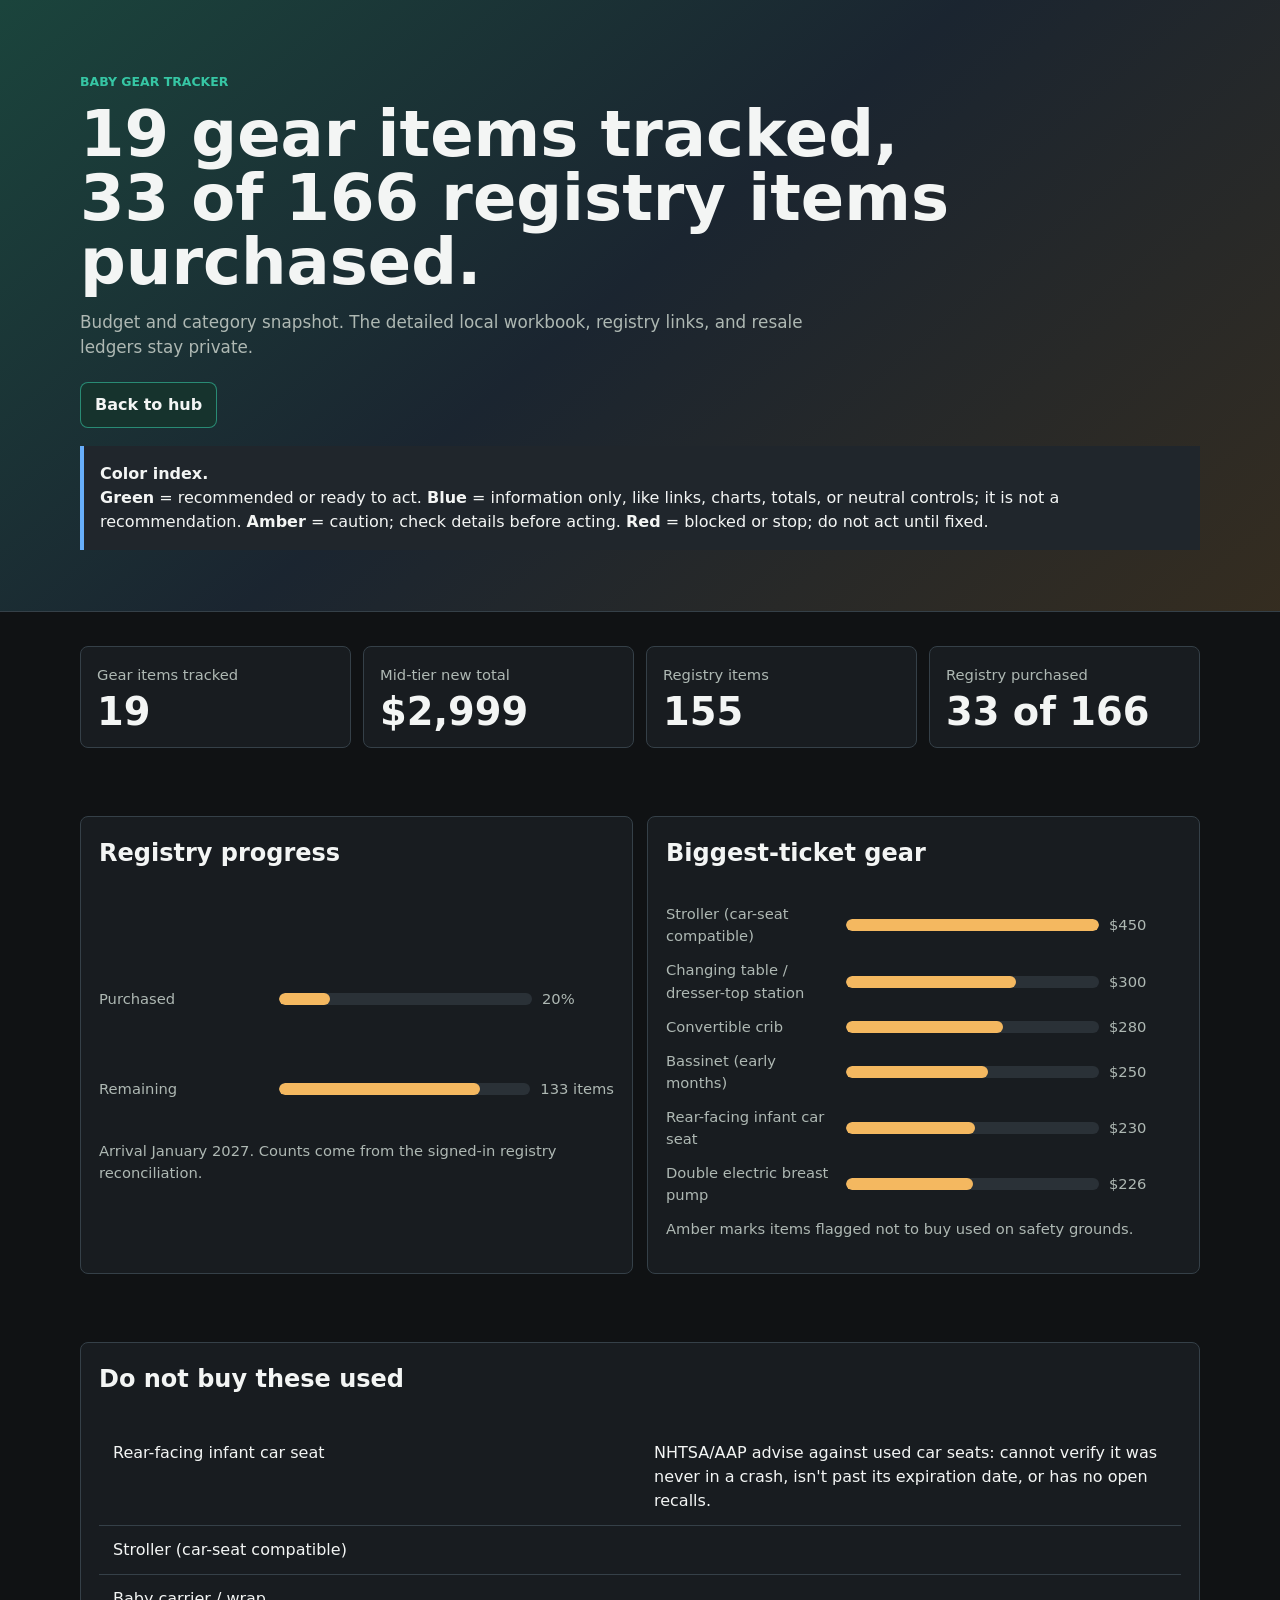
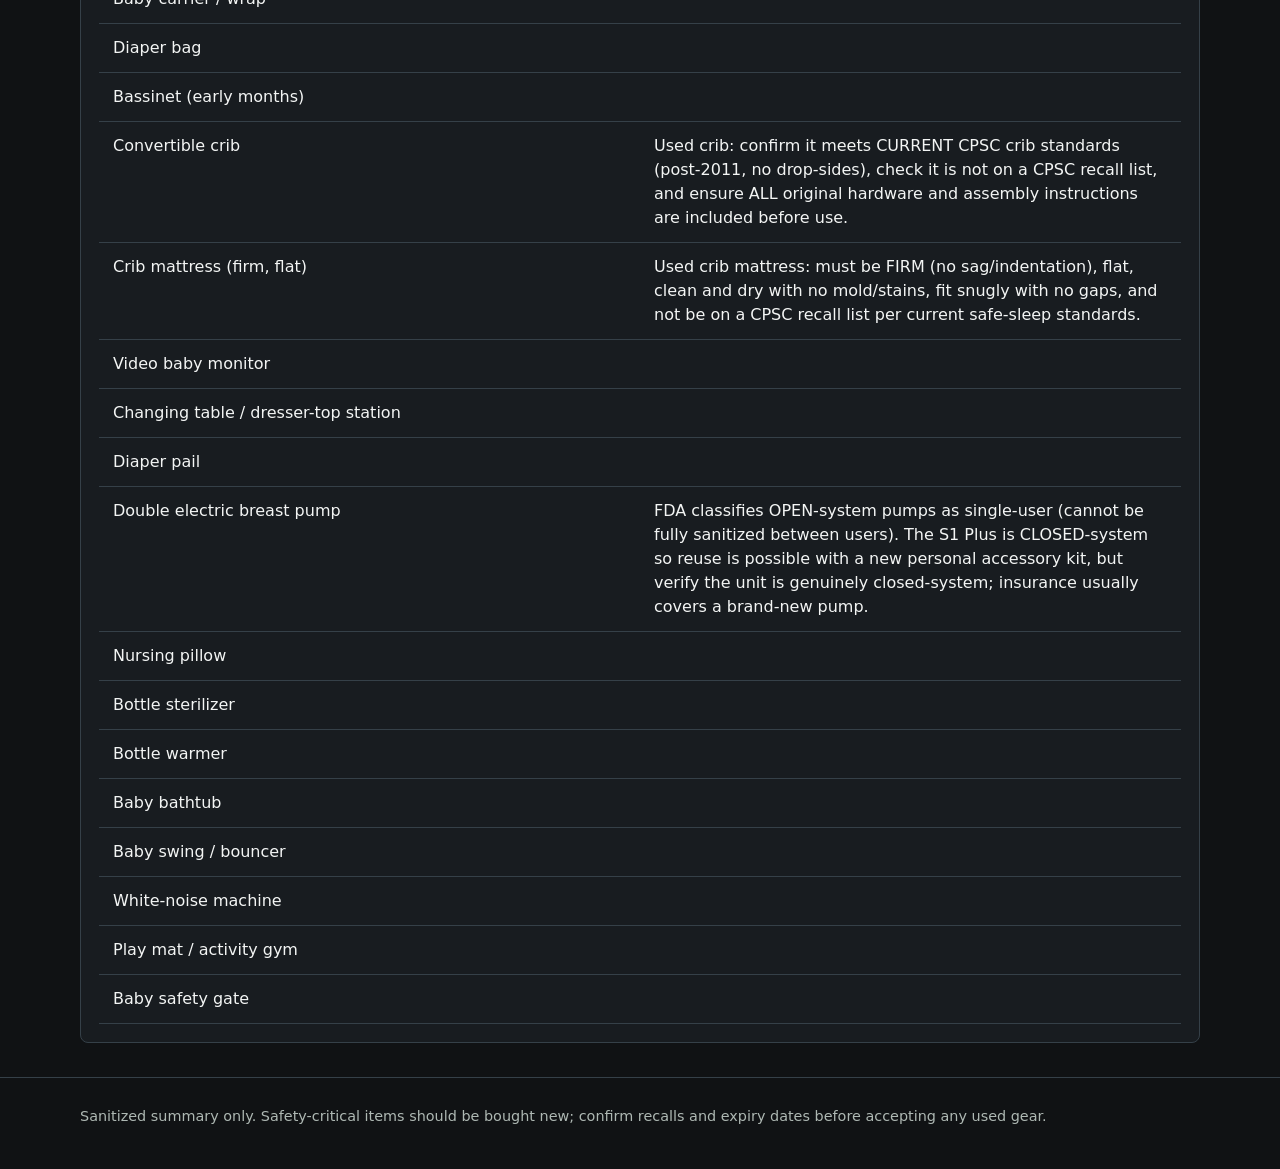
<file: dashboards/baby.html>
<!doctype html>
<html lang="en">
<head>
  <meta charset="utf-8">
  <meta name="viewport" content="width=device-width, initial-scale=1">
  <title>Baby Gear Tracker - Public Safe</title>
  <link rel="stylesheet" href="../styles.css">
</head>
<body>
  <header class="hero">
    <div class="wrap">
      <p class="eyebrow">Baby Gear Tracker</p>
      <h1>19 gear items tracked, 33 of 166 registry items purchased.</h1>
      <p class="lead">Budget and category snapshot. The detailed local workbook, registry links, and resale ledgers stay private.</p>
      <div class="top-actions">
        <a class="button primary" href="../index.html">Back to hub</a>
      </div>
      <div class="callout color-index">
        <strong>Color index.</strong>
        <p><strong>Green</strong> = recommended or ready to act. <strong>Blue</strong> = information only, like links, charts, totals, or neutral controls; it is not a recommendation. <strong>Amber</strong> = caution; check details before acting. <strong>Red</strong> = blocked or stop; do not act until fixed.</p>
      </div>
    </div>
  </header>
  <main>
    <section class="section">
      <div class="wrap">
        <div class="metric-row"><div class="metric"><span class="meta">Gear items tracked</span><strong>19</strong></div><div class="metric"><span class="meta">Mid-tier new total</span><strong>$2,999</strong></div><div class="metric"><span class="meta">Registry items</span><strong>155</strong></div><div class="metric"><span class="meta">Registry purchased</span><strong>33 of 166</strong></div></div>
      </div>
    </section>
    <section class="section">
      <div class="wrap">
        <div class="grid two">
          <article class="panel chart">
            <h2>Registry progress</h2>
<div class="bar-row"><div class="bar-label">Purchased</div><div class="bar-track"><div class="bar-fill amber" style="width: 20%"></div></div><div class="bar-value">20%</div></div><div class="bar-row"><div class="bar-label">Remaining</div><div class="bar-track"><div class="bar-fill amber" style="width: 80%"></div></div><div class="bar-value">133 items</div></div>            <p class="meta">Arrival January 2027. Counts come from the signed-in registry reconciliation.</p>
          </article>
          <article class="panel chart">
            <h2>Biggest-ticket gear</h2>
<div class="bar-row"><div class="bar-label">Stroller (car-seat compatible)</div><div class="bar-track"><div class="bar-fill amber" style="width: 100%"></div></div><div class="bar-value">$450</div></div><div class="bar-row"><div class="bar-label">Changing table / dresser-top station</div><div class="bar-track"><div class="bar-fill amber" style="width: 67%"></div></div><div class="bar-value">$300</div></div><div class="bar-row"><div class="bar-label">Convertible crib</div><div class="bar-track"><div class="bar-fill amber" style="width: 62%"></div></div><div class="bar-value">$280</div></div><div class="bar-row"><div class="bar-label">Bassinet (early months)</div><div class="bar-track"><div class="bar-fill amber" style="width: 56%"></div></div><div class="bar-value">$250</div></div><div class="bar-row"><div class="bar-label">Rear-facing infant car seat</div><div class="bar-track"><div class="bar-fill amber" style="width: 51%"></div></div><div class="bar-value">$230</div></div><div class="bar-row"><div class="bar-label">Double electric breast pump</div><div class="bar-track"><div class="bar-fill amber" style="width: 50%"></div></div><div class="bar-value">$226</div></div>            <p class="meta">Amber marks items flagged not to buy used on safety grounds.</p>
          </article>
        </div>
      </div>
    </section>
    <section class="section">
      <div class="wrap">
        <article class="panel chart">
          <h2>Do not buy these used</h2>
          <table class="table"><tbody><tr><td>Rear-facing infant car seat</td><td>NHTSA/AAP advise against used car seats: cannot verify it was never in a crash, isn't past its expiration date, or has no open recalls.</td></tr><tr><td>Stroller (car-seat compatible)</td><td></td></tr><tr><td>Baby carrier / wrap</td><td></td></tr><tr><td>Diaper bag</td><td></td></tr><tr><td>Bassinet (early months)</td><td></td></tr><tr><td>Convertible crib</td><td>Used crib: confirm it meets CURRENT CPSC crib standards (post-2011, no drop-sides), check it is not on a CPSC recall list, and ensure ALL original hardware and assembly instructions are included before use.</td></tr><tr><td>Crib mattress (firm, flat)</td><td>Used crib mattress: must be FIRM (no sag/indentation), flat, clean and dry with no mold/stains, fit snugly with no gaps, and not be on a CPSC recall list per current safe-sleep standards.</td></tr><tr><td>Video baby monitor</td><td></td></tr><tr><td>Changing table / dresser-top station</td><td></td></tr><tr><td>Diaper pail</td><td></td></tr><tr><td>Double electric breast pump</td><td>FDA classifies OPEN-system pumps as single-user (cannot be fully sanitized between users). The S1 Plus is CLOSED-system so reuse is possible with a new personal accessory kit, but verify the unit is genuinely closed-system; insurance usually covers a brand-new pump.</td></tr><tr><td>Nursing pillow</td><td></td></tr><tr><td>Bottle sterilizer</td><td></td></tr><tr><td>Bottle warmer</td><td></td></tr><tr><td>Baby bathtub</td><td></td></tr><tr><td>Baby swing / bouncer</td><td></td></tr><tr><td>White-noise machine</td><td></td></tr><tr><td>Play mat / activity gym</td><td></td></tr><tr><td>Baby safety gate</td><td></td></tr></tbody></table>
        </article>
      </div>
    </section>

  </main>
  <footer class="footer">
    <div class="wrap">Sanitized summary only. Safety-critical items should be bought new; confirm recalls and expiry dates before accepting any used gear.</div>
  </footer>
</body>
</html>
</file>
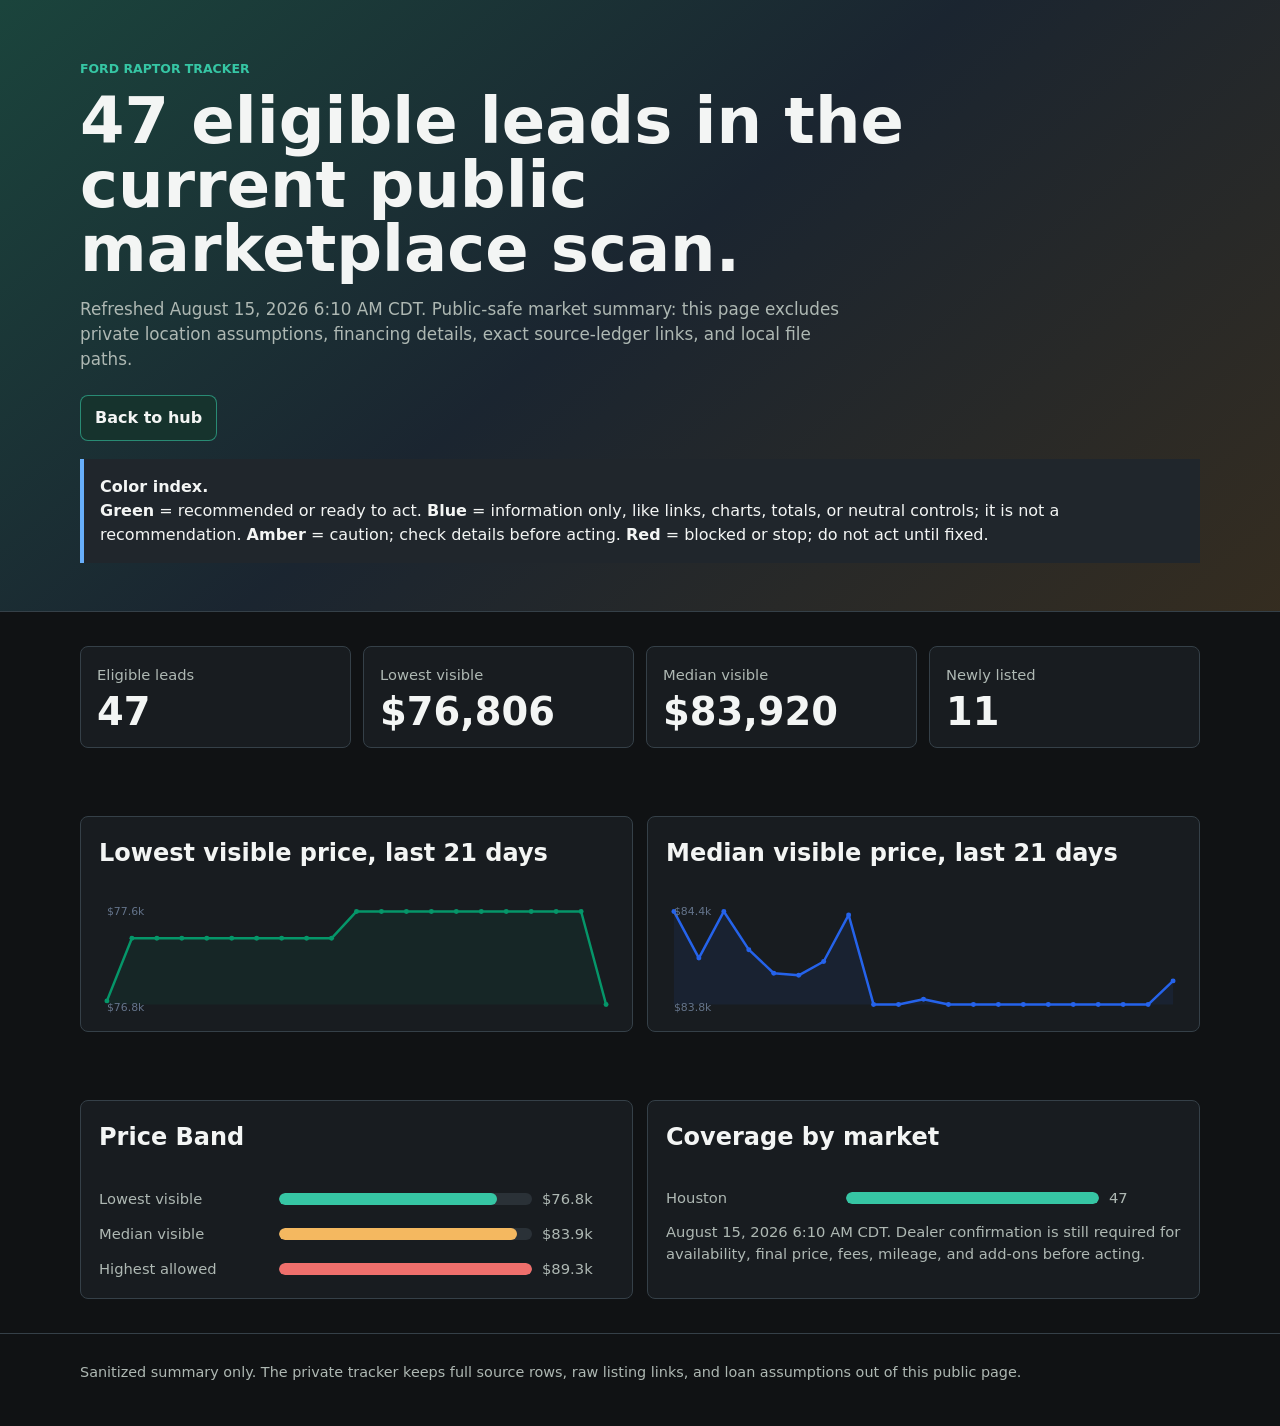
<file: dashboards/ford.html>
<!doctype html>
<html lang="en">
<head>
  <meta charset="utf-8">
  <meta name="viewport" content="width=device-width, initial-scale=1">
  <title>Ford Raptor Tracker - Public Safe</title>
  <link rel="stylesheet" href="../styles.css">
</head>
<body data-snapshot-id="sha256:c768ac8d1fc1762427a5aba5aa024ee534a75e971ca25226569600ef174e2fd6" data-refresh-at="2026-08-15T11:10:26.783963Z" data-row-count="47" data-published-at="2026-08-15T11:25:00.791082Z">
  <header class="hero">
    <div class="wrap">
      <p class="eyebrow">Ford Raptor Tracker</p>
      <h1>47 eligible leads in the current public marketplace scan.</h1>
      <p class="lead">Refreshed August 15, 2026 6:10 AM CDT. Public-safe market summary: this page excludes private location assumptions, financing details, exact source-ledger links, and local file paths.</p>
      <div class="top-actions">
        <a class="button primary" href="../index.html">Back to hub</a>
      </div>
      <div class="callout color-index">
        <strong>Color index.</strong>
        <p><strong>Green</strong> = recommended or ready to act. <strong>Blue</strong> = information only, like links, charts, totals, or neutral controls; it is not a recommendation. <strong>Amber</strong> = caution; check details before acting. <strong>Red</strong> = blocked or stop; do not act until fixed.</p>
      </div>
    </div>
  </header>
  <main>
    <section class="section">
      <div class="wrap">
        <div class="metric-row"><div class="metric"><span class="meta">Eligible leads</span><strong>47</strong></div><div class="metric"><span class="meta">Lowest visible</span><strong>$76,806</strong></div><div class="metric"><span class="meta">Median visible</span><strong>$83,920</strong></div><div class="metric"><span class="meta">Newly listed</span><strong>11</strong></div></div>
      </div>
    </section>
    <section class="section">
      <div class="wrap">
        <div class="grid two">
          <article class="panel chart">
            <h2>Lowest visible price, last 21 days</h2>
            <svg viewBox="0 0 520 110" width="100%" height="110"
     role="img" aria-label="trend" style="display:block;max-width:100%">
  <polygon points="8.0,102 8.0,98.3 33.2,35.1 58.4,35.1 83.6,35.1 108.8,35.1 134.0,35.1 159.2,35.1 184.4,35.1 209.6,35.1 234.8,35.1 260.0,8.0 285.2,8.0 310.4,8.0 335.6,8.0 360.8,8.0 386.0,8.0 411.2,8.0 436.4,8.0 461.6,8.0 486.8,8.0 512.0,102.0 512.0,102" fill="#059669" opacity="0.08" />
  <polyline points="8.0,98.3 33.2,35.1 58.4,35.1 83.6,35.1 108.8,35.1 134.0,35.1 159.2,35.1 184.4,35.1 209.6,35.1 234.8,35.1 260.0,8.0 285.2,8.0 310.4,8.0 335.6,8.0 360.8,8.0 386.0,8.0 411.2,8.0 436.4,8.0 461.6,8.0 486.8,8.0 512.0,102.0" fill="none" stroke="#059669" stroke-width="2.5"
            stroke-linejoin="round" stroke-linecap="round" />
  <circle cx="8.0" cy="98.3" r="2.5" fill="#059669" /><circle cx="33.2" cy="35.1" r="2.5" fill="#059669" /><circle cx="58.4" cy="35.1" r="2.5" fill="#059669" /><circle cx="83.6" cy="35.1" r="2.5" fill="#059669" /><circle cx="108.8" cy="35.1" r="2.5" fill="#059669" /><circle cx="134.0" cy="35.1" r="2.5" fill="#059669" /><circle cx="159.2" cy="35.1" r="2.5" fill="#059669" /><circle cx="184.4" cy="35.1" r="2.5" fill="#059669" /><circle cx="209.6" cy="35.1" r="2.5" fill="#059669" /><circle cx="234.8" cy="35.1" r="2.5" fill="#059669" /><circle cx="260.0" cy="8.0" r="2.5" fill="#059669" /><circle cx="285.2" cy="8.0" r="2.5" fill="#059669" /><circle cx="310.4" cy="8.0" r="2.5" fill="#059669" /><circle cx="335.6" cy="8.0" r="2.5" fill="#059669" /><circle cx="360.8" cy="8.0" r="2.5" fill="#059669" /><circle cx="386.0" cy="8.0" r="2.5" fill="#059669" /><circle cx="411.2" cy="8.0" r="2.5" fill="#059669" /><circle cx="436.4" cy="8.0" r="2.5" fill="#059669" /><circle cx="461.6" cy="8.0" r="2.5" fill="#059669" /><circle cx="486.8" cy="8.0" r="2.5" fill="#059669" /><circle cx="512.0" cy="102.0" r="2.5" fill="#059669" />
  <text x="8" y="12" font-size="11" fill="#64748b">$77.6k</text>
  <text x="8" y="109" font-size="11" fill="#64748b">$76.8k</text>
</svg>
          </article>
          <article class="panel chart">
            <h2>Median visible price, last 21 days</h2>
            <svg viewBox="0 0 520 110" width="100%" height="110"
     role="img" aria-label="trend" style="display:block;max-width:100%">
  <polygon points="8.0,102 8.0,8.0 33.2,55.1 58.4,8.0 83.6,46.6 108.8,70.4 134.0,72.5 159.2,58.5 184.4,11.5 209.6,102.0 234.8,102.0 260.0,96.7 285.2,102.0 310.4,102.0 335.6,102.0 360.8,102.0 386.0,102.0 411.2,102.0 436.4,102.0 461.6,102.0 486.8,102.0 512.0,78.1 512.0,102" fill="#2563eb" opacity="0.08" />
  <polyline points="8.0,8.0 33.2,55.1 58.4,8.0 83.6,46.6 108.8,70.4 134.0,72.5 159.2,58.5 184.4,11.5 209.6,102.0 234.8,102.0 260.0,96.7 285.2,102.0 310.4,102.0 335.6,102.0 360.8,102.0 386.0,102.0 411.2,102.0 436.4,102.0 461.6,102.0 486.8,102.0 512.0,78.1" fill="none" stroke="#2563eb" stroke-width="2.5"
            stroke-linejoin="round" stroke-linecap="round" />
  <circle cx="8.0" cy="8.0" r="2.5" fill="#2563eb" /><circle cx="33.2" cy="55.1" r="2.5" fill="#2563eb" /><circle cx="58.4" cy="8.0" r="2.5" fill="#2563eb" /><circle cx="83.6" cy="46.6" r="2.5" fill="#2563eb" /><circle cx="108.8" cy="70.4" r="2.5" fill="#2563eb" /><circle cx="134.0" cy="72.5" r="2.5" fill="#2563eb" /><circle cx="159.2" cy="58.5" r="2.5" fill="#2563eb" /><circle cx="184.4" cy="11.5" r="2.5" fill="#2563eb" /><circle cx="209.6" cy="102.0" r="2.5" fill="#2563eb" /><circle cx="234.8" cy="102.0" r="2.5" fill="#2563eb" /><circle cx="260.0" cy="96.7" r="2.5" fill="#2563eb" /><circle cx="285.2" cy="102.0" r="2.5" fill="#2563eb" /><circle cx="310.4" cy="102.0" r="2.5" fill="#2563eb" /><circle cx="335.6" cy="102.0" r="2.5" fill="#2563eb" /><circle cx="360.8" cy="102.0" r="2.5" fill="#2563eb" /><circle cx="386.0" cy="102.0" r="2.5" fill="#2563eb" /><circle cx="411.2" cy="102.0" r="2.5" fill="#2563eb" /><circle cx="436.4" cy="102.0" r="2.5" fill="#2563eb" /><circle cx="461.6" cy="102.0" r="2.5" fill="#2563eb" /><circle cx="486.8" cy="102.0" r="2.5" fill="#2563eb" /><circle cx="512.0" cy="78.1" r="2.5" fill="#2563eb" />
  <text x="8" y="12" font-size="11" fill="#64748b">$84.4k</text>
  <text x="8" y="109" font-size="11" fill="#64748b">$83.8k</text>
</svg>
          </article>
        </div>
      </div>
    </section>
    <section class="section">
      <div class="wrap">
        <div class="grid two">
          <article class="panel chart">
            <h2>Price Band</h2>
<div class="bar-row"><div class="bar-label">Lowest visible</div><div class="bar-track"><div class="bar-fill " style="width: 86%"></div></div><div class="bar-value">$76.8k</div></div><div class="bar-row"><div class="bar-label">Median visible</div><div class="bar-track"><div class="bar-fill amber" style="width: 94%"></div></div><div class="bar-value">$83.9k</div></div><div class="bar-row"><div class="bar-label">Highest allowed</div><div class="bar-track"><div class="bar-fill red" style="width: 100%"></div></div><div class="bar-value">$89.3k</div></div>          </article>
          <article class="panel chart">
            <h2>Coverage by market</h2>
<div class="bar-row"><div class="bar-label">Houston</div><div class="bar-track"><div class="bar-fill " style="width: 100%"></div></div><div class="bar-value">47</div></div>            <p class="meta">August 15, 2026 6:10 AM CDT. Dealer confirmation is still required for availability, final price, fees, mileage, and add-ons before acting.</p>
          </article>
        </div>
      </div>
    </section>

  </main>
  <footer class="footer">
    <div class="wrap">Sanitized summary only. The private tracker keeps full source rows, raw listing links, and loan assumptions out of this public page.</div>
  </footer>
</body>
</html>
</file>
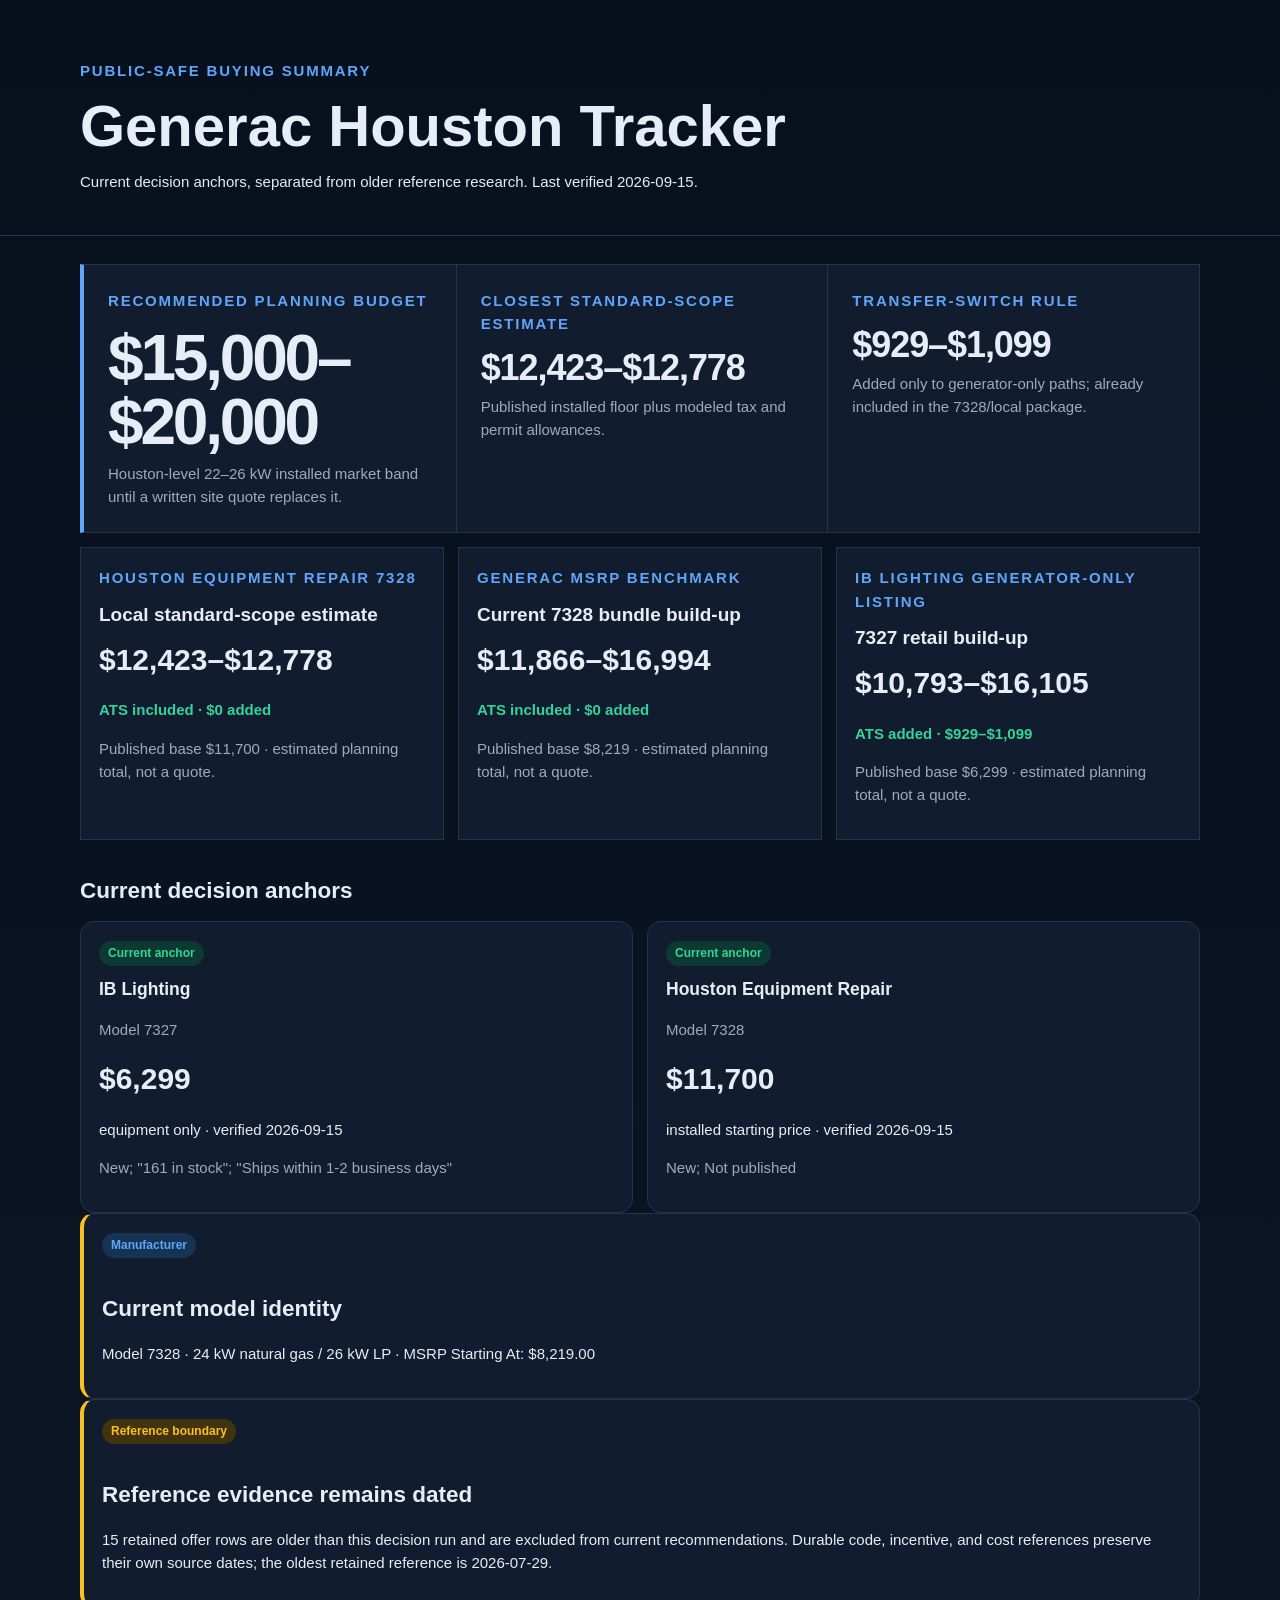
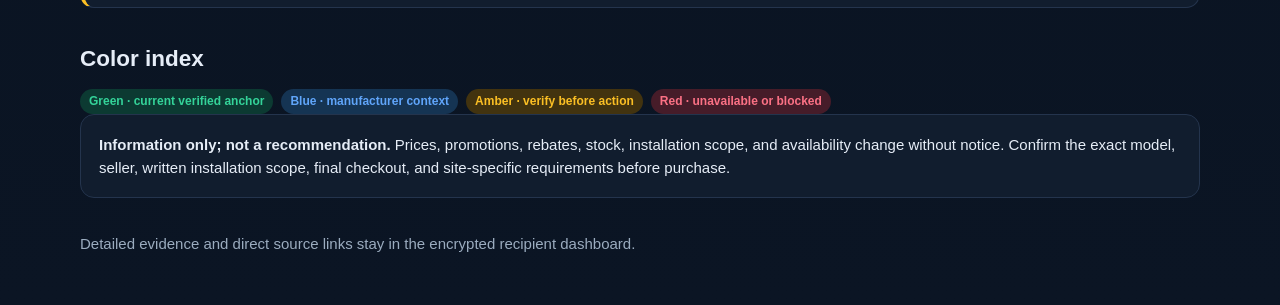
<file: dashboards/generac.html>
<!doctype html>
<html lang="en"><head><meta charset="utf-8"><meta name="viewport" content="width=device-width,initial-scale=1">
<title>Generac Houston Tracker</title>
<style>
:root{--bg:#08111f;--panel:#111d2e;--line:#24344d;--ink:#e6edf7;--muted:#9bacbf;--blue:#60a5fa;--green:#34d399;--amber:#fbbf24;--red:#fb7185}
*{box-sizing:border-box}body{margin:0;background:linear-gradient(180deg,#07101d,#0b1524);color:var(--ink);font:15px/1.55 "Avenir Next",Avenir,-apple-system,BlinkMacSystemFont,"Segoe UI",sans-serif;font-feature-settings:"tnum" 1}
.wrap{width:min(1120px,92vw);margin:auto}header{padding:44px 0 26px;border-bottom:1px solid var(--line)}
.eyebrow{color:var(--blue);font-weight:800;letter-spacing:.12em;text-transform:uppercase}h1{font-size:clamp(32px,6vw,58px);line-height:1;margin:.2em 0}
h2{margin:34px 0 12px}h3{margin:10px 0 0}.muted,.model{color:var(--muted)}.grid,.path-grid{display:grid;grid-template-columns:repeat(auto-fit,minmax(235px,1fr));gap:14px}
.panel{background:var(--panel);border:1px solid var(--line);border-radius:14px;padding:18px}.price{font-size:30px;font-weight:800;margin:8px 0}
.status{display:inline-block;border-radius:999px;padding:3px 9px;font-size:12px;font-weight:800}.green{color:var(--green);background:#0c3a32}.blue{color:var(--blue);background:#153453}.amber{color:var(--amber);background:#42330f}.red{color:var(--red);background:#461c29}
.decision-hero{display:grid;grid-template-columns:repeat(auto-fit,minmax(250px,1fr));background:var(--panel);border:1px solid var(--line);border-left:4px solid var(--blue);margin:28px 0 14px}.hero-primary,.hero-cell{padding:24px;min-width:0}.hero-cell{border-left:1px solid var(--line)}
.hero-primary h2{font-size:clamp(38px,6vw,64px);letter-spacing:-.05em;line-height:1;margin:14px 0 8px}.hero-cell strong{display:block;font-size:clamp(25px,3vw,36px);letter-spacing:-.03em;line-height:1.05;margin:14px 0 8px}.decision-hero p{color:var(--muted);margin:0}
.path-grid{margin-bottom:24px}.path-card{border-radius:0}.path-card h3{font-size:19px}.switch-rule{color:var(--green);font-weight:800}.notice{border-left:4px solid var(--amber)}.legend{display:flex;gap:8px;flex-wrap:wrap}footer{padding:34px 0 50px;color:var(--muted)}
</style></head>
<body data-public-surface="generac-houston" data-run-date="2026-09-15">
<header><div class="wrap"><p class="eyebrow">Public-safe buying summary</p><h1>Generac Houston Tracker</h1>
<p>Current decision anchors, separated from older reference research. Last verified 2026-09-15.</p></div></header>
<main class="wrap">
<section aria-labelledby="planning-title"><div class="decision-hero"><div class="hero-primary"><span class="eyebrow">Recommended planning budget</span><h2 id="planning-title">$15,000–$20,000</h2><p>Houston-level 22–26 kW installed market band until a written site quote replaces it.</p></div><div class="hero-cell"><span class="eyebrow">Closest standard-scope estimate</span><strong>$12,423–$12,778</strong><p>Published installed floor plus modeled tax and permit allowances.</p></div><div class="hero-cell"><span class="eyebrow">Transfer-switch rule</span><strong>$929–$1,099</strong><p>Added only to generator-only paths; already included in the 7328/local package.</p></div></div><div class="path-grid"><article class="path-card panel"><span class="eyebrow">Houston Equipment Repair 7328</span><h3>Local standard-scope estimate</h3><p class="price">$12,423–$12,778</p><p class="switch-rule">ATS included · $0 added</p><p class="muted">Published base $11,700 · estimated planning total, not a quote.</p></article><article class="path-card panel"><span class="eyebrow">Generac MSRP benchmark</span><h3>Current 7328 bundle build-up</h3><p class="price">$11,866–$16,994</p><p class="switch-rule">ATS included · $0 added</p><p class="muted">Published base $8,219 · estimated planning total, not a quote.</p></article><article class="path-card panel"><span class="eyebrow">IB Lighting generator-only listing</span><h3>7327 retail build-up</h3><p class="price">$10,793–$16,105</p><p class="switch-rule">ATS added · $929–$1,099</p><p class="muted">Published base $6,299 · estimated planning total, not a quote.</p></article></div></section>
<section><h2>Current decision anchors</h2><div class="grid"><article class="offer panel"><span class="status green">Current anchor</span><h3>IB Lighting</h3><p class="model">Model 7327</p><p class="price">$6,299</p><p>equipment only · verified 2026-09-15</p><p class="muted">New; &quot;161 in stock&quot;; &quot;Ships within 1-2 business days&quot;</p></article><article class="offer panel"><span class="status green">Current anchor</span><h3>Houston Equipment Repair</h3><p class="model">Model 7328</p><p class="price">$11,700</p><p>installed starting price · verified 2026-09-15</p><p class="muted">New; Not published</p></article></div></section>
<section class="panel notice"><span class="status blue">Manufacturer</span><h2>Current model identity</h2><p>Model 7328 · 24 kW natural gas / 26 kW LP · MSRP Starting At: $8,219.00</p></section>
<section class="panel notice"><span class="status amber">Reference boundary</span><h2>Reference evidence remains dated</h2>
<p>15 retained offer rows are older than this decision run and are excluded from current recommendations. Durable code, incentive, and cost references preserve their own source dates; the oldest retained reference is 2026-07-29.</p></section>
<section><h2>Color index</h2><div class="legend"><span class="status green">Green · current verified anchor</span><span class="status blue">Blue · manufacturer context</span><span class="status amber">Amber · verify before action</span><span class="status red">Red · unavailable or blocked</span></div></section>
<section class="panel"><strong>Information only; not a recommendation.</strong> Prices, promotions, rebates, stock, installation scope, and availability change without notice. Confirm the exact model, seller, written installation scope, final checkout, and site-specific requirements before purchase.</section>
</main><footer><div class="wrap">Detailed evidence and direct source links stay in the encrypted recipient dashboard.</div></footer>
<script>const PUBLIC_IDENTITY={"public_build_marker":"36dcfbd9fcfdac381be57f260c4bb19dd2d6117ebc4edd6e7b71861a6c7fb401"};</script></body></html>
</file>
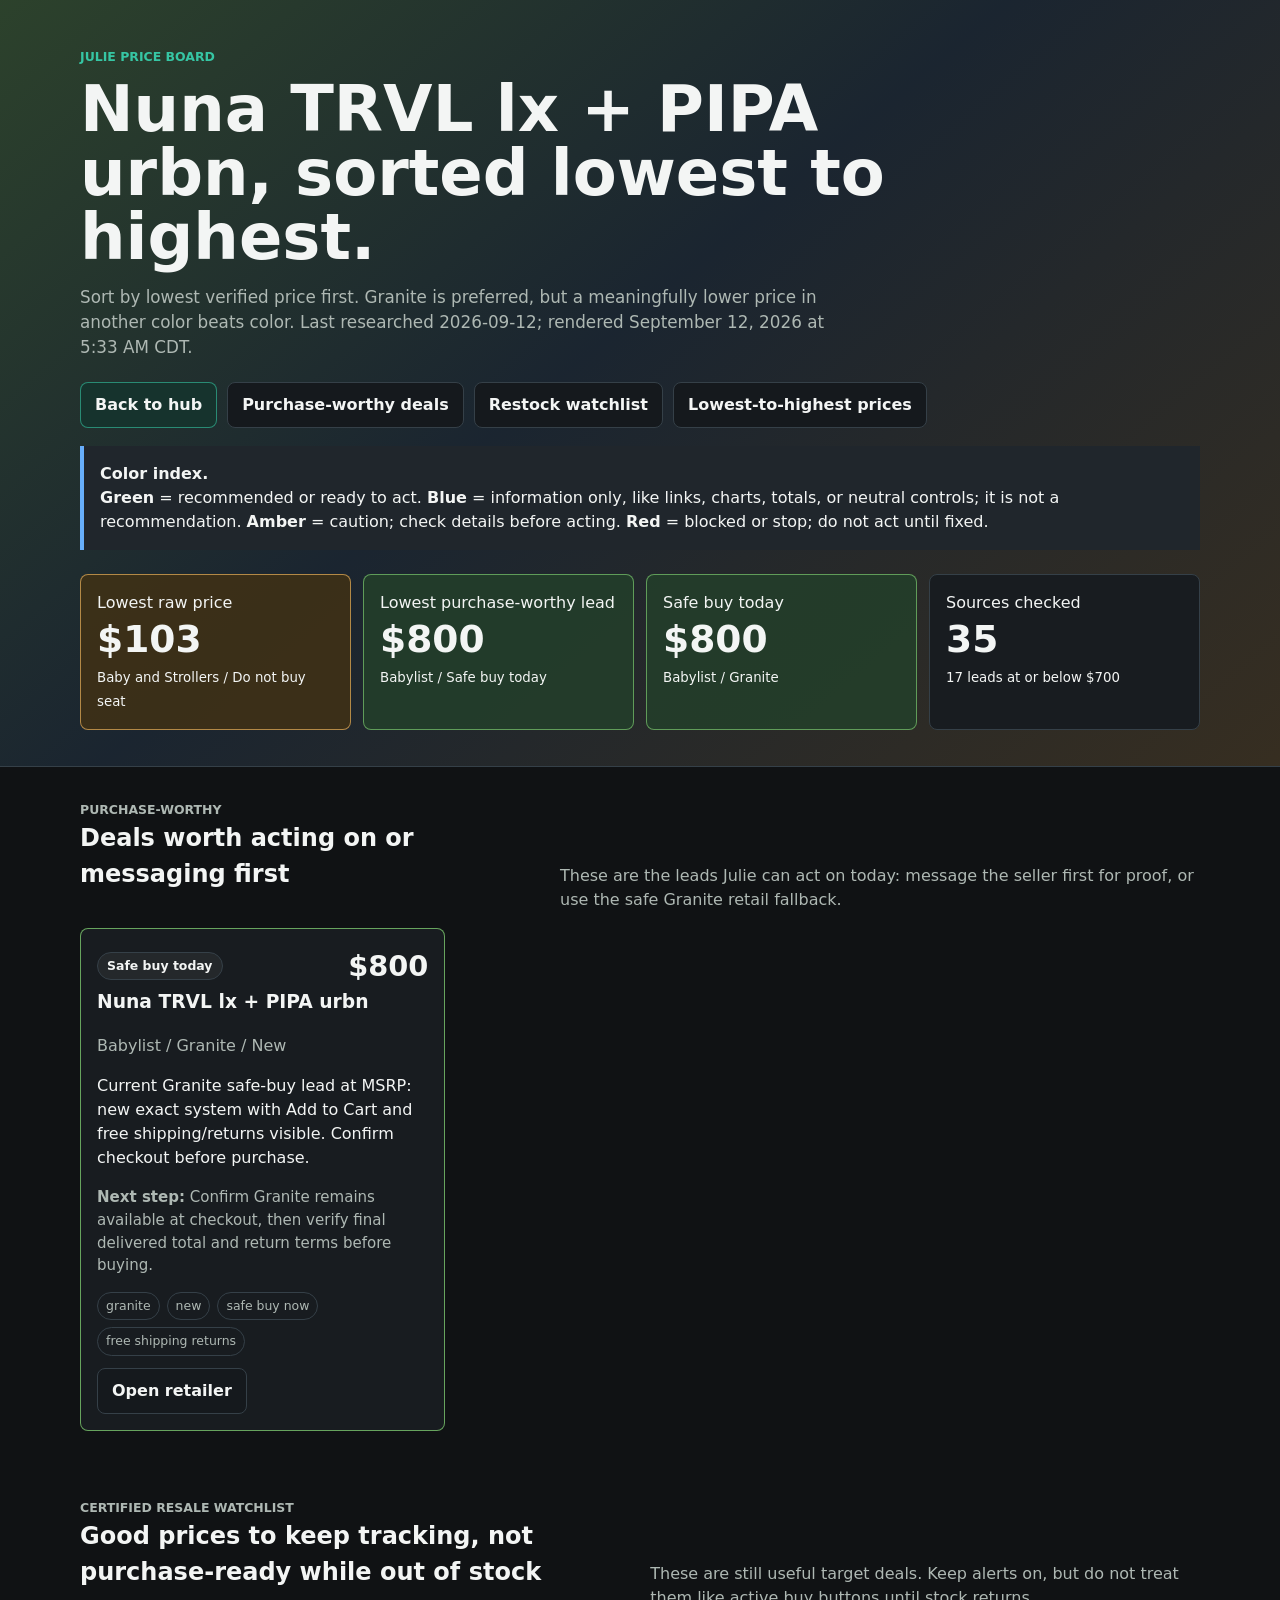
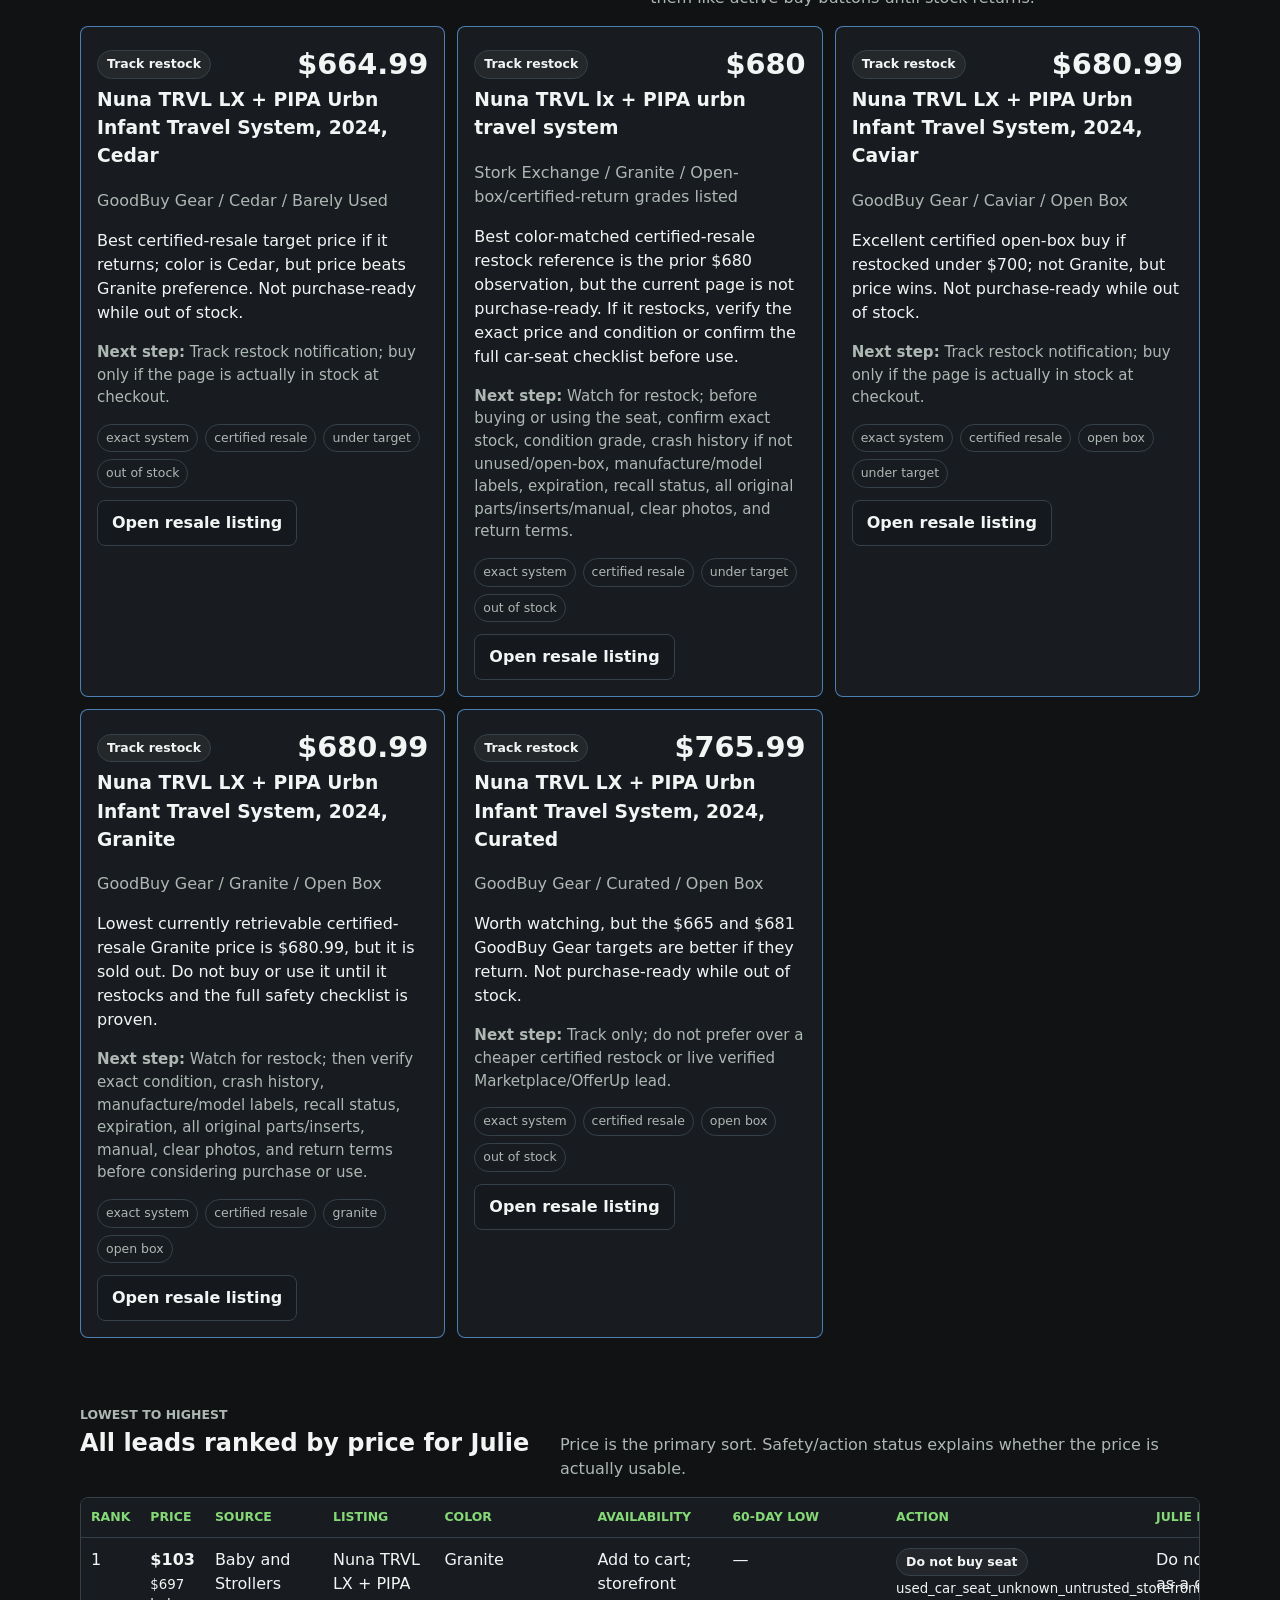
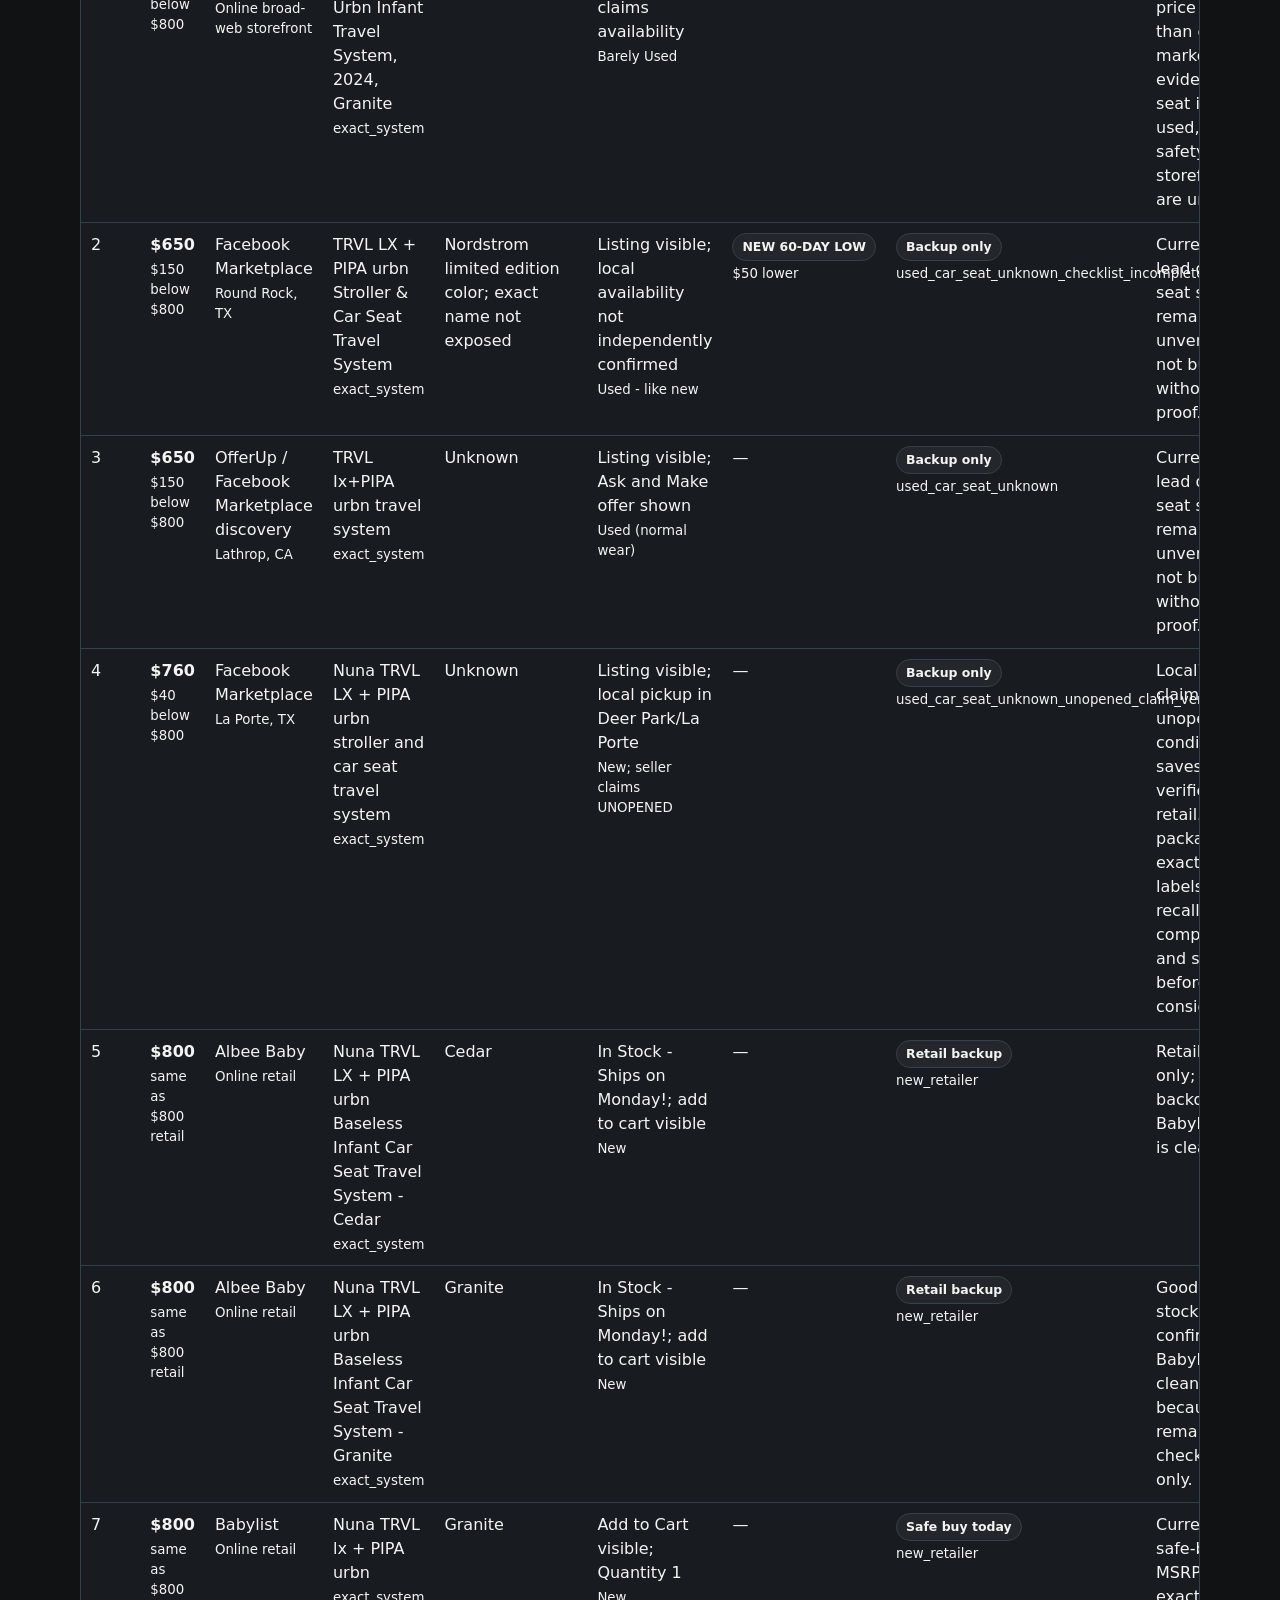
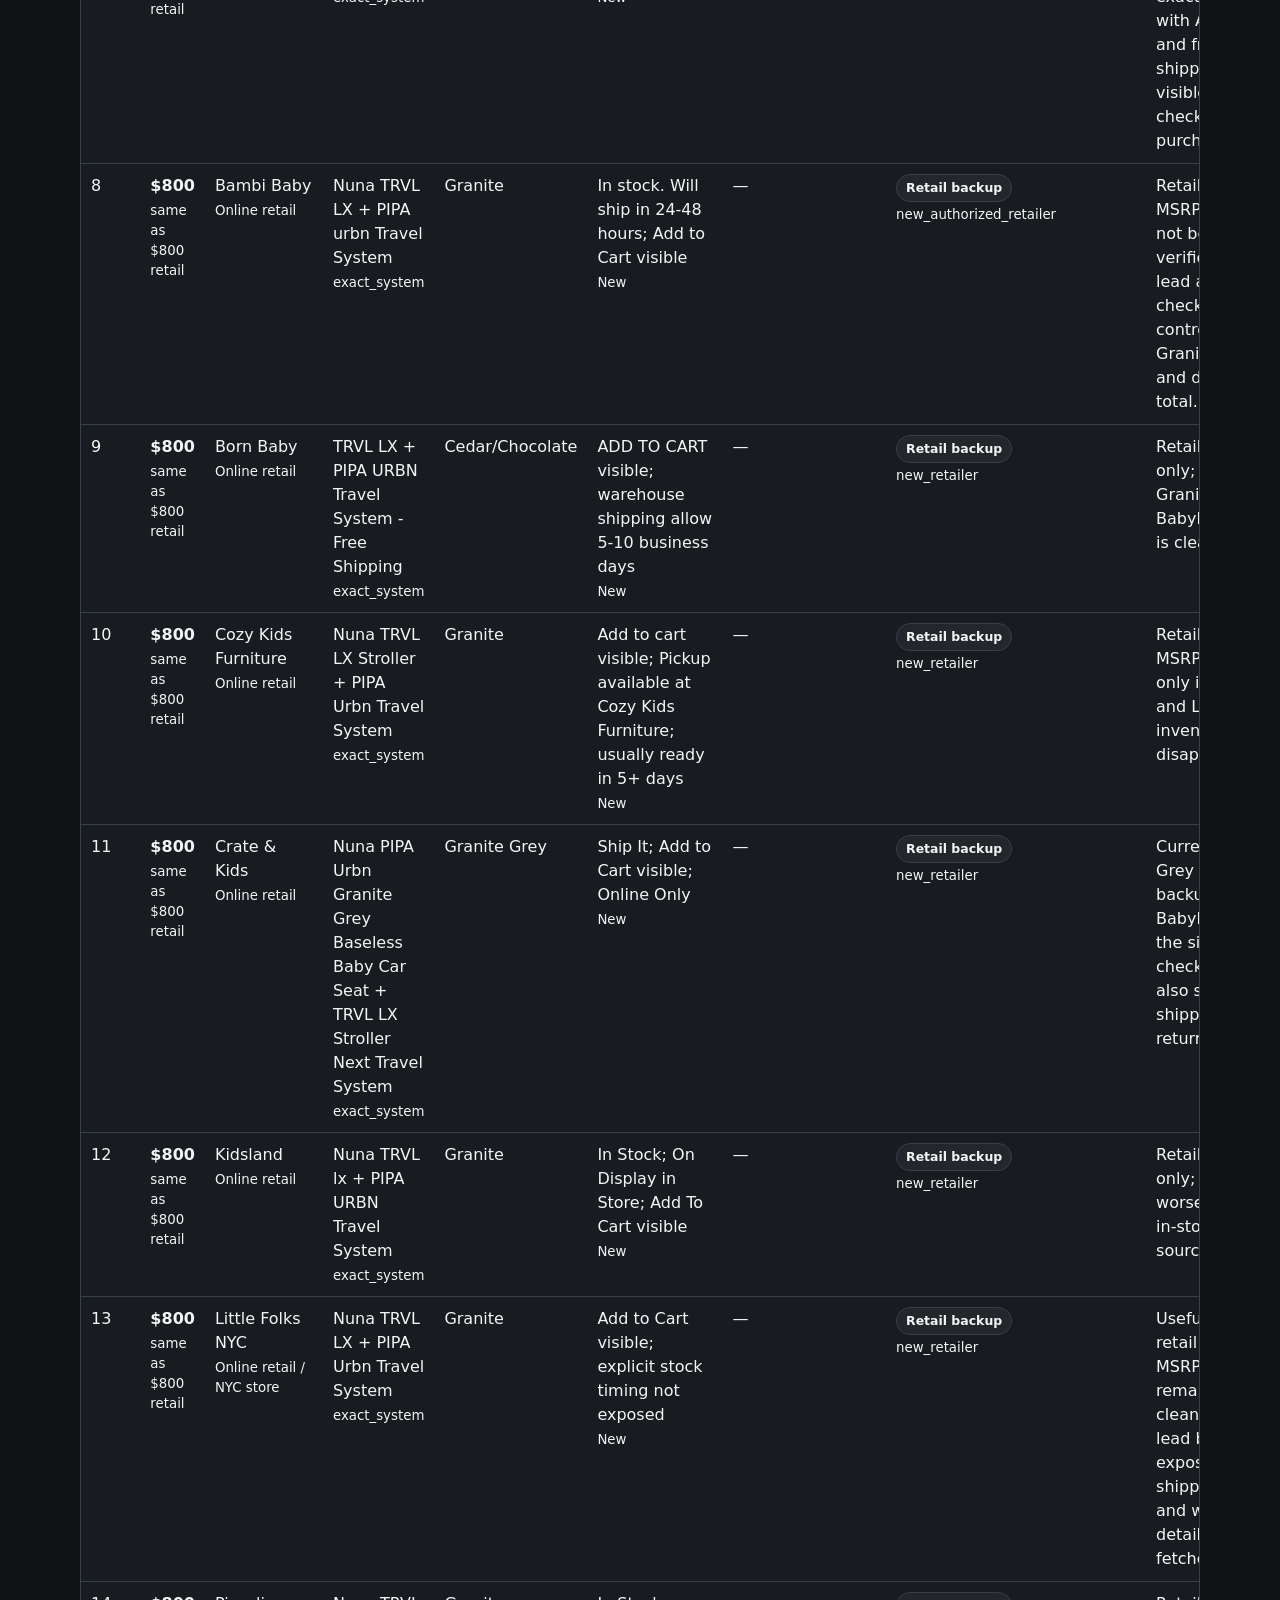
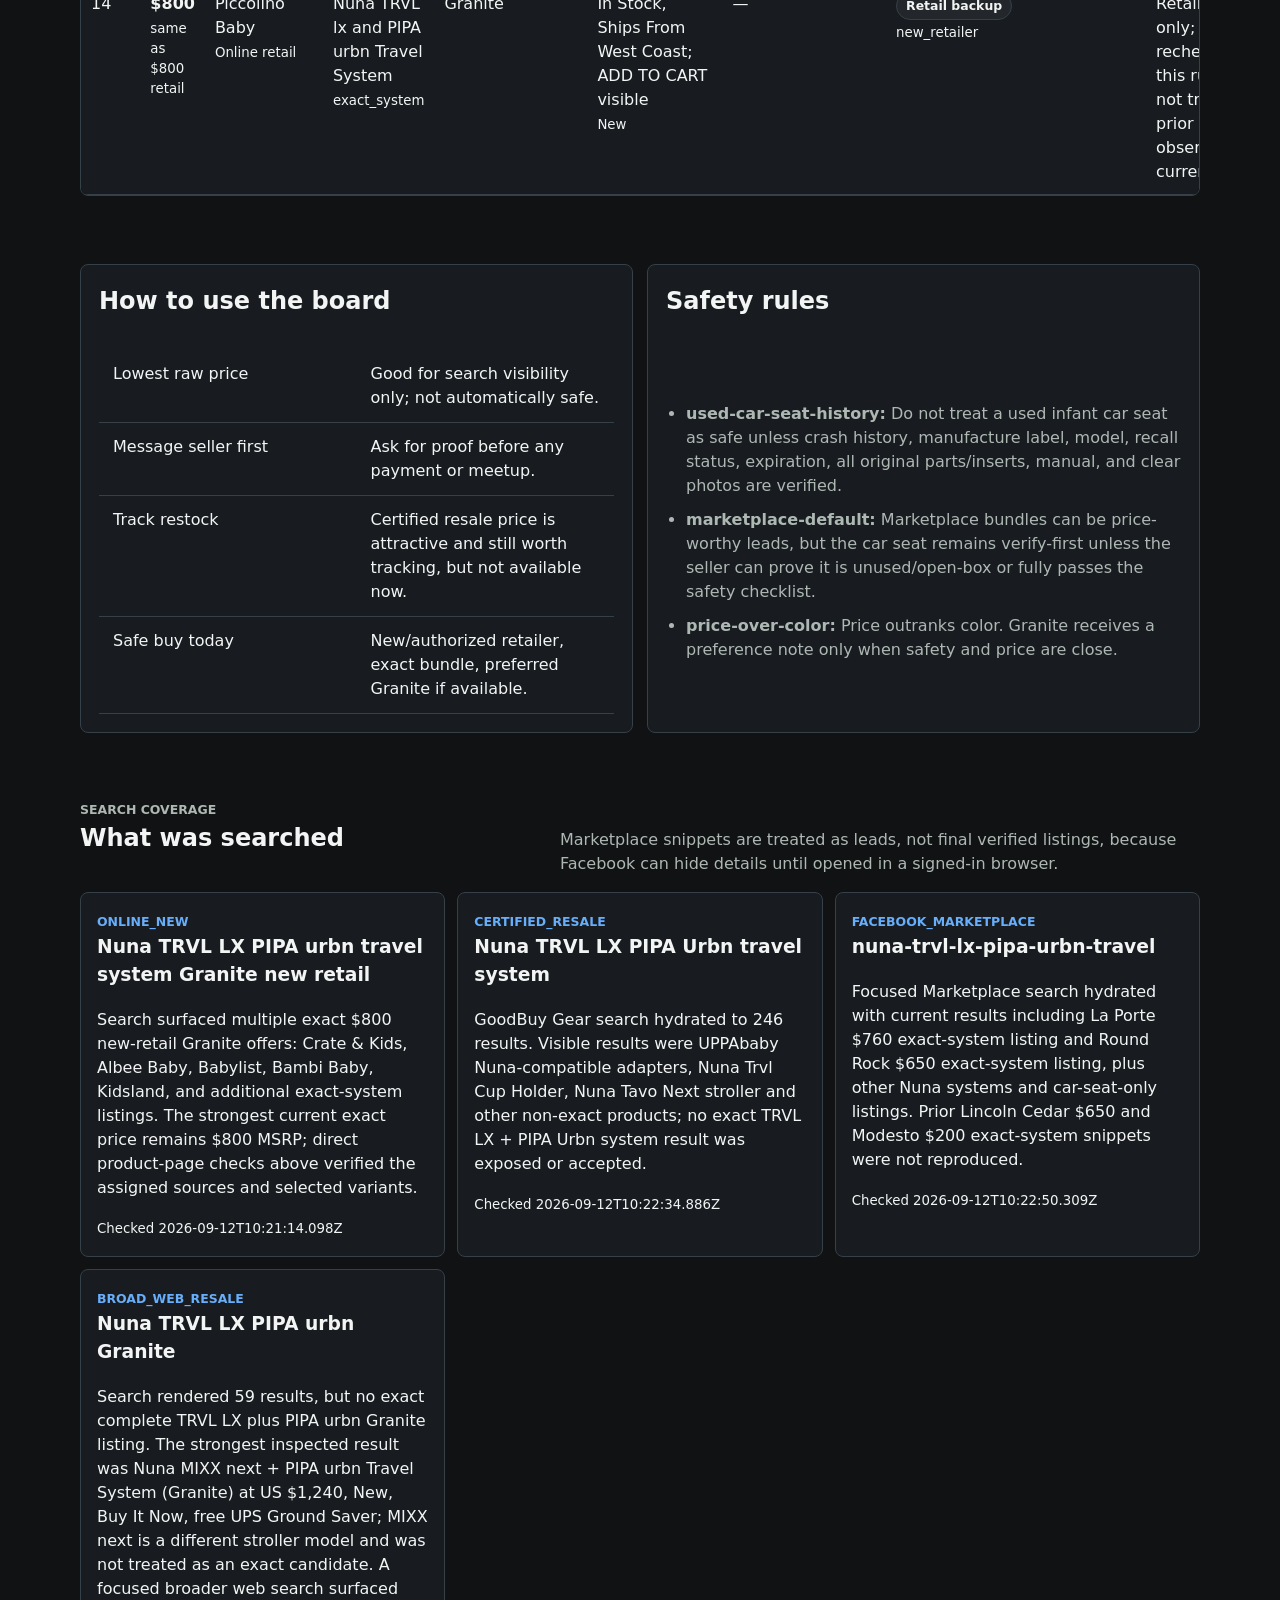
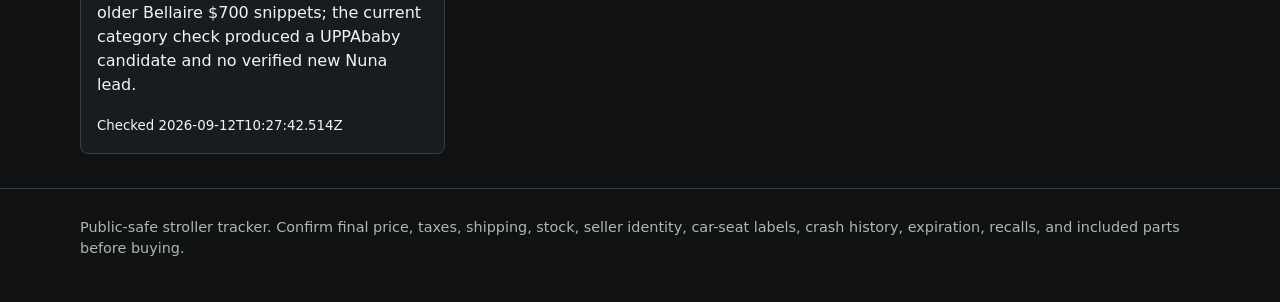
<file: dashboards/stroller.html>
<!doctype html>
<html lang="en">
<head>
  <meta charset="utf-8">
  <meta name="viewport" content="width=device-width, initial-scale=1">
  <title>Nuna Stroller Price Tracker - Public Safe</title>
  <link rel="stylesheet" href="../styles.css">
  <style>
    .stroller-hero {
      min-height: 58vh;
      background:
        linear-gradient(140deg, rgba(134, 217, 119, .24), rgba(103, 174, 251, .12) 46%, rgba(244, 184, 96, .17)),
        linear-gradient(180deg, rgba(16, 18, 20, .12), var(--bg));
    }
    .decision-strip, .deal-grid, .search-grid { display: grid; gap: 12px; }
    .decision-strip { grid-template-columns: repeat(4, minmax(0, 1fr)); margin-top: 24px; }
    .decision-metric, .deal-card, .search-card {
      border: 1px solid var(--line);
      border-radius: 8px;
      background: var(--panel);
      padding: 16px;
      overflow-wrap: anywhere;
    }
    .decision-metric strong { display: block; margin: 6px 0; font-size: clamp(1.55rem, 4vw, 2.35rem); line-height: 1; }
    .decision-metric.ready { border-color: rgba(134, 217, 119, .62); background: rgba(35, 63, 42, .86); }
    .decision-metric.caution { border-color: rgba(244, 184, 96, .65); background: rgba(65, 49, 21, .86); }
    .deal-grid { grid-template-columns: repeat(3, minmax(0, 1fr)); }
    .deal-card.ready { border-color: rgba(134, 217, 119, .72); }
    .deal-card.verify, tr.verify { border-color: rgba(244, 184, 96, .72); }
    .deal-card.watch, tr.watch { border-color: rgba(103, 174, 251, .68); }
    .deal-card.stop, tr.stop { border-color: rgba(239, 111, 108, .72); }
    .deal-top { display: flex; align-items: center; justify-content: space-between; gap: 12px; }
    .deal-top strong { font-size: 1.8rem; }
    .source-line, .next-step, .table small { color: var(--muted); }
    .next-step { font-size: .94rem; }
    .status-chip {
      display: inline-flex;
      align-items: center;
      min-height: 28px;
      width: fit-content;
      padding: 4px 9px;
      border-radius: 999px;
      border: 1px solid var(--line);
      background: rgba(255, 255, 255, .05);
      font-size: .78rem;
      font-weight: 800;
      white-space: nowrap;
    }
    .flag-row { display: flex; flex-wrap: wrap; gap: 7px; margin: 12px 0; }
    .flag-row span {
      border: 1px solid var(--line);
      border-radius: 999px;
      padding: 4px 8px;
      color: var(--muted);
      font-size: .78rem;
    }
    .table-wrap { overflow-x: auto; border: 1px solid var(--line); border-radius: 8px; background: var(--panel); }
    .price-table { width: 100%; min-width: 1120px; border-collapse: collapse; }
    .price-table th, .price-table td { padding: 10px; border-bottom: 1px solid var(--line); text-align: left; vertical-align: top; }
    .price-table th { color: var(--green); font-size: .78rem; text-transform: uppercase; }
    .price-table small { display: block; margin-top: 3px; max-width: 240px; }
    .source-link { white-space: normal; min-width: 130px; justify-content: center; }
    .search-grid { grid-template-columns: repeat(3, minmax(0, 1fr)); }
    .search-card span { color: var(--blue); font-size: .78rem; font-weight: 800; text-transform: uppercase; }
    .rule-list { margin: 0; padding-left: 20px; color: var(--muted); }
    .rule-list li { margin: 10px 0; }
    @media (max-width: 980px) {
      .decision-strip, .deal-grid, .search-grid { grid-template-columns: 1fr; }
      .stroller-hero { min-height: auto; }
    }
  </style>
</head>
<body>
  <header class="hero stroller-hero">
    <div class="wrap">
      <p class="eyebrow">Julie price board</p>
      <h1>Nuna TRVL lx + PIPA urbn, sorted lowest to highest.</h1>
      <p class="lead">Sort by lowest verified price first. Granite is preferred, but a meaningfully lower price in another color beats color. Last researched 2026-09-12; rendered September 12, 2026 at 5:33 AM CDT.</p>
      <div class="top-actions">
        <a class="button primary" href="../index.html">Back to hub</a>
        <a class="button" href="#purchase-worthy">Purchase-worthy deals</a>
        <a class="button" href="#watchlist">Restock watchlist</a>
        <a class="button" href="#price-ladder">Lowest-to-highest prices</a>
      </div>
      <div class="callout color-index">
        <strong>Color index.</strong>
        <p><strong>Green</strong> = recommended or ready to act. <strong>Blue</strong> = information only, like links, charts, totals, or neutral controls; it is not a recommendation. <strong>Amber</strong> = caution; check details before acting. <strong>Red</strong> = blocked or stop; do not act until fixed.</p>
      </div>
      <div class="decision-strip">
          <article class="decision-metric caution">
            <span>Lowest raw price</span>
            <strong>$103</strong>
            <small>Baby and Strollers / Do not buy seat</small>
          </article>
          <article class="decision-metric ready">
            <span>Lowest purchase-worthy lead</span>
            <strong>$800</strong>
            <small>Babylist / Safe buy today</small>
          </article>
          <article class="decision-metric ready">
            <span>Safe buy today</span>
            <strong>$800</strong>
            <small>Babylist / Granite</small>
          </article>
          <article class="decision-metric info">
            <span>Sources checked</span>
            <strong>35</strong>
            <small>17 leads at or below $700</small>
          </article></div>
    </div>
  </header>

  <main>
    <section class="section" id="purchase-worthy">
      <div class="wrap">
        <div class="section-head">
          <div>
            <p class="eyebrow">Purchase-worthy</p>
            <h2>Deals worth acting on or messaging first</h2>
          </div>
          <p>These are the leads Julie can act on today: message the seller first for proof, or use the safe Granite retail fallback.</p>
        </div>
        <div class="deal-grid">
        <article class="deal-card ready">
          <div class="deal-top">
            <span class="status-chip">Safe buy today</span>
            <strong>$800</strong>
          </div>
          <h3>Nuna TRVL lx + PIPA urbn</h3>
          <p class="source-line">Babylist / Granite / New</p>
          <p>Current Granite safe-buy lead at MSRP: new exact system with Add to Cart and free shipping/returns visible. Confirm checkout before purchase.</p>
          <p class="next-step"><strong>Next step:</strong> Confirm Granite remains available at checkout, then verify final delivered total and return terms before buying.</p>
          <div class="flag-row"><span>granite</span> <span>new</span> <span>safe buy now</span> <span>free shipping returns</span></div>
          <a class="button source-link" href="https://www.babylist.com/gp/nuna-trvl-lx-pipa-urbn/46285/1871704">Open retailer</a>
        </article></div>
      </div>
    </section>

    <section class="section" id="watchlist">
      <div class="wrap">
        <div class="section-head">
          <div>
            <p class="eyebrow">Certified resale watchlist</p>
            <h2>Good prices to keep tracking, not purchase-ready while out of stock</h2>
          </div>
          <p>These are still useful target deals. Keep alerts on, but do not treat them like active buy buttons until stock returns.</p>
        </div>
        <div class="deal-grid">
        <article class="deal-card watch">
          <div class="deal-top">
            <span class="status-chip">Track restock</span>
            <strong>$664.99</strong>
          </div>
          <h3>Nuna TRVL LX + PIPA Urbn Infant Travel System, 2024, Cedar</h3>
          <p class="source-line">GoodBuy Gear / Cedar / Barely Used</p>
          <p>Best certified-resale target price if it returns; color is Cedar, but price beats Granite preference. Not purchase-ready while out of stock.</p>
          <p class="next-step"><strong>Next step:</strong> Track restock notification; buy only if the page is actually in stock at checkout.</p>
          <div class="flag-row"><span>exact system</span> <span>certified resale</span> <span>under target</span> <span>out of stock</span></div>
          <a class="button source-link" href="https://goodbuygear.com/products/nuna-trvl-lx-pipa-urbn-infant-travel-system-2024-cedar">Open resale listing</a>
        </article>

        <article class="deal-card watch">
          <div class="deal-top">
            <span class="status-chip">Track restock</span>
            <strong>$680</strong>
          </div>
          <h3>Nuna TRVL lx + PIPA urbn travel system</h3>
          <p class="source-line">Stork Exchange / Granite / Open-box/certified-return grades listed</p>
          <p>Best color-matched certified-resale restock reference is the prior $680 observation, but the current page is not purchase-ready. If it restocks, verify the exact price and condition or confirm the full car-seat checklist before use.</p>
          <p class="next-step"><strong>Next step:</strong> Watch for restock; before buying or using the seat, confirm exact stock, condition grade, crash history if not unused/open-box, manufacture/model labels, expiration, recall status, all original parts/inserts/manual, clear photos, and return terms.</p>
          <div class="flag-row"><span>exact system</span> <span>certified resale</span> <span>under target</span> <span>out of stock</span></div>
          <a class="button source-link" href="https://storkexchange.co/collections/on-the-move/products/nuna-trvl-lx-pipa-urbn-travel-system">Open resale listing</a>
        </article>

        <article class="deal-card watch">
          <div class="deal-top">
            <span class="status-chip">Track restock</span>
            <strong>$680.99</strong>
          </div>
          <h3>Nuna TRVL LX + PIPA Urbn Infant Travel System, 2024, Caviar</h3>
          <p class="source-line">GoodBuy Gear / Caviar / Open Box</p>
          <p>Excellent certified open-box buy if restocked under $700; not Granite, but price wins. Not purchase-ready while out of stock.</p>
          <p class="next-step"><strong>Next step:</strong> Track restock notification; buy only if the page is actually in stock at checkout.</p>
          <div class="flag-row"><span>exact system</span> <span>certified resale</span> <span>open box</span> <span>under target</span></div>
          <a class="button source-link" href="https://goodbuygear.com/products/nuna-trvl-lx-pipa-urbn-infant-travel-system-2024-caviar">Open resale listing</a>
        </article>

        <article class="deal-card watch">
          <div class="deal-top">
            <span class="status-chip">Track restock</span>
            <strong>$680.99</strong>
          </div>
          <h3>Nuna TRVL LX + PIPA Urbn Infant Travel System, 2024, Granite</h3>
          <p class="source-line">GoodBuy Gear / Granite / Open Box</p>
          <p>Lowest currently retrievable certified-resale Granite price is $680.99, but it is sold out. Do not buy or use it until it restocks and the full safety checklist is proven.</p>
          <p class="next-step"><strong>Next step:</strong> Watch for restock; then verify exact condition, crash history, manufacture/model labels, recall status, expiration, all original parts/inserts, manual, clear photos, and return terms before considering purchase or use.</p>
          <div class="flag-row"><span>exact system</span> <span>certified resale</span> <span>granite</span> <span>open box</span></div>
          <a class="button source-link" href="https://goodbuygear.com/products/nuna-trvl-lx-pipa-urbn-infant-travel-system-2024-granite">Open resale listing</a>
        </article>

        <article class="deal-card watch">
          <div class="deal-top">
            <span class="status-chip">Track restock</span>
            <strong>$765.99</strong>
          </div>
          <h3>Nuna TRVL LX + PIPA Urbn Infant Travel System, 2024, Curated</h3>
          <p class="source-line">GoodBuy Gear / Curated / Open Box</p>
          <p>Worth watching, but the $665 and $681 GoodBuy Gear targets are better if they return. Not purchase-ready while out of stock.</p>
          <p class="next-step"><strong>Next step:</strong> Track only; do not prefer over a cheaper certified restock or live verified Marketplace/OfferUp lead.</p>
          <div class="flag-row"><span>exact system</span> <span>certified resale</span> <span>open box</span> <span>out of stock</span></div>
          <a class="button source-link" href="https://goodbuygear.com/products/nuna-trvl-lx-pipa-urbn-infant-travel-system-2024-curated">Open resale listing</a>
        </article></div>
      </div>
    </section>

    <section class="section" id="price-ladder">
      <div class="wrap">
        <div class="section-head">
          <div>
            <p class="eyebrow">Lowest to highest</p>
            <h2>All leads ranked by price for Julie</h2>
          </div>
          <p>Price is the primary sort. Safety/action status explains whether the price is actually usable.</p>
        </div>
        <div class="table-wrap">
          <table class="price-table">
            <thead>
              <tr><th>Rank</th><th>Price</th><th>Source</th><th>Listing</th><th>Color</th><th>Availability</th><th>60-day low</th><th>Action</th><th>Julie read</th><th>Link</th></tr>
            </thead>
            <tbody>
            <tr class="stop">
              <td>1</td>
              <td><strong>$103</strong><small>$697 below $800</small></td>
              <td>Baby and Strollers<small>Online broad-web storefront</small></td>
              <td>Nuna TRVL LX + PIPA Urbn Infant Travel System, 2024, Granite<small>exact_system</small></td>
              <td>Granite</td>
              <td>Add to cart; storefront claims availability<small>Barely Used</small></td>
              <td>—</td>
              <td><span class="status-chip">Do not buy seat</span><small>used_car_seat_unknown_untrusted_storefront</small></td>
              <td>Do not treat this as a deal. The price is lower than credible market evidence, the seat is barely used, and both safety and storefront trust are unverified.</td>
              <td><a class="button source-link" href="https://www.babyandstrollers.com/product/nuna-trvl-lx-pipa-urbn-infant-travel-system-2024-granite/">Open source</a></td>
            </tr>

            <tr class="caution">
              <td>2</td>
              <td><strong>$650</strong><small>$150 below $800</small></td>
              <td>Facebook Marketplace<small>Round Rock, TX</small></td>
              <td>TRVL LX + PIPA urbn Stroller &amp; Car Seat Travel System<small>exact_system</small></td>
              <td>Nordstrom limited edition color; exact name not exposed</td>
              <td>Listing visible; local availability not independently confirmed<small>Used - like new</small></td>
              <td><span class="status-chip">NEW 60-DAY LOW</span><small>$50 lower</small></td>
              <td><span class="status-chip">Backup only</span><small>used_car_seat_unknown_checklist_incomplete</small></td>
              <td>Current650 used lead only; car-seat safety remains unverified. Do not buy or use without full proof.</td>
              <td><a class="button source-link" href="https://www.facebook.com/marketplace/item/1010766135102111/">Open Marketplace lead</a></td>
            </tr>

            <tr class="caution">
              <td>3</td>
              <td><strong>$650</strong><small>$150 below $800</small></td>
              <td>OfferUp / Facebook Marketplace discovery<small>Lathrop, CA</small></td>
              <td>TRVL Ix+PIPA urbn travel system<small>exact_system</small></td>
              <td>Unknown</td>
              <td>Listing visible; Ask and Make offer shown<small>Used (normal wear)</small></td>
              <td>—</td>
              <td><span class="status-chip">Backup only</span><small>used_car_seat_unknown</small></td>
              <td>Current650 used lead only; car-seat safety remains unverified. Do not buy or use without full proof.</td>
              <td><a class="button source-link" href="https://offerup.com/item/detail/6d789495-5d61-3d7f-91ae-a63b77f741e7">Open source</a></td>
            </tr>

            <tr class="caution">
              <td>4</td>
              <td><strong>$760</strong><small>$40 below $800</small></td>
              <td>Facebook Marketplace<small>La Porte, TX</small></td>
              <td>Nuna TRVL LX + PIPA urbn stroller and car seat travel system<small>exact_system</small></td>
              <td>Unknown</td>
              <td>Listing visible; local pickup in Deer Park/La Porte<small>New; seller claims UNOPENED</small></td>
              <td>—</td>
              <td><span class="status-chip">Backup only</span><small>used_car_seat_unknown_unopened_claim_verify_first</small></td>
              <td>Local760 lead claiming unopened condition; saves40 versus verified new retail. Verify package seals, exact model, labels, recall/expiration, complete parts and seller proof before considering.</td>
              <td><a class="button source-link" href="https://www.facebook.com/marketplace/item/1122022413486928/">Open Marketplace lead</a></td>
            </tr>

            <tr class="info">
              <td>5</td>
              <td><strong>$800</strong><small>same as $800 retail</small></td>
              <td>Albee Baby<small>Online retail</small></td>
              <td>Nuna TRVL LX + PIPA urbn Baseless Infant Car Seat Travel System - Cedar<small>exact_system</small></td>
              <td>Cedar</td>
              <td>In Stock - Ships on Monday!; add to cart visible<small>New</small></td>
              <td>—</td>
              <td><span class="status-chip">Retail backup</span><small>new_retailer</small></td>
              <td>Retail backup only; Cedar and backordered, so Babylist Granite is cleaner today.</td>
              <td><a class="button source-link" href="https://www.albeebaby.com/products/nuna-trvl-lx-pipa-urbn-travel-system-cedar-1">Open retailer</a></td>
            </tr>

            <tr class="info">
              <td>6</td>
              <td><strong>$800</strong><small>same as $800 retail</small></td>
              <td>Albee Baby<small>Online retail</small></td>
              <td>Nuna TRVL LX + PIPA urbn Baseless Infant Car Seat Travel System - Granite<small>exact_system</small></td>
              <td>Granite</td>
              <td>In Stock - Ships on Monday!; add to cart visible<small>New</small></td>
              <td>—</td>
              <td><span class="status-chip">Retail backup</span><small>new_retailer</small></td>
              <td>Good rewards if stock is confirmed, but Babylist is cleaner today because Albee remains checkout-verify only.</td>
              <td><a class="button source-link" href="https://www.albeebaby.com/products/nuna-pipa-urbn-trvl-lx-travel-system-granite">Open retailer</a></td>
            </tr>

            <tr class="ready">
              <td>7</td>
              <td><strong>$800</strong><small>same as $800 retail</small></td>
              <td>Babylist<small>Online retail</small></td>
              <td>Nuna TRVL lx + PIPA urbn<small>exact_system</small></td>
              <td>Granite</td>
              <td>Add to Cart visible; Quantity 1<small>New</small></td>
              <td>—</td>
              <td><span class="status-chip">Safe buy today</span><small>new_retailer</small></td>
              <td>Current Granite safe-buy lead at MSRP: new exact system with Add to Cart and free shipping/returns visible. Confirm checkout before purchase.</td>
              <td><a class="button source-link" href="https://www.babylist.com/gp/nuna-trvl-lx-pipa-urbn/46285/1871704">Open retailer</a></td>
            </tr>

            <tr class="info">
              <td>8</td>
              <td><strong>$800</strong><small>same as $800 retail</small></td>
              <td>Bambi Baby<small>Online retail</small></td>
              <td>Nuna TRVL LX + PIPA urbn Travel System<small>exact_system</small></td>
              <td>Granite</td>
              <td>In stock. Will ship in 24-48 hours; Add to Cart visible<small>New</small></td>
              <td>—</td>
              <td><span class="status-chip">Retail backup</span><small>new_authorized_retailer</small></td>
              <td>Retail backup at MSRP; price is not below the verified Babylist lead and checkout still controls exact Granite stock and delivered total.</td>
              <td><a class="button source-link" href="https://www.bambibaby.com/products/nuna-trvl-lx-pipa-urbn-travel-system?variant=44404663976133">Open retailer</a></td>
            </tr>

            <tr class="info">
              <td>9</td>
              <td><strong>$800</strong><small>same as $800 retail</small></td>
              <td>Born Baby<small>Online retail</small></td>
              <td>TRVL LX + PIPA URBN Travel System - Free Shipping<small>exact_system</small></td>
              <td>Cedar/Chocolate</td>
              <td>ADD TO CART visible; warehouse shipping allow 5-10 business days<small>New</small></td>
              <td>—</td>
              <td><span class="status-chip">Retail backup</span><small>new_retailer</small></td>
              <td>Retail backup only; not Granite, so Babylist Granite is cleaner today.</td>
              <td><a class="button source-link" href="https://shopbornbaby.com/products/trvl-lx-pipa-urbn-travel-system-free-shipping-2">Open retailer</a></td>
            </tr>

            <tr class="info">
              <td>10</td>
              <td><strong>$800</strong><small>same as $800 retail</small></td>
              <td>Cozy Kids Furniture<small>Online retail</small></td>
              <td>Nuna TRVL LX Stroller + PIPA Urbn Travel System<small>exact_system</small></td>
              <td>Granite</td>
              <td>Add to cart visible; Pickup available at Cozy Kids Furniture; usually ready in 5+ days<small>New</small></td>
              <td>—</td>
              <td><span class="status-chip">Retail backup</span><small>new_retailer</small></td>
              <td>Retail backup at MSRP; useful only if Babylist and Little Folks inventory disappear.</td>
              <td><a class="button source-link" href="https://cozykidsfurniture.com/products/nuna-trvl-lx-stroller-plus-pipa-urbn-travel-system?variant=43384867061942">Open retailer</a></td>
            </tr>

            <tr class="info">
              <td>11</td>
              <td><strong>$800</strong><small>same as $800 retail</small></td>
              <td>Crate &amp; Kids<small>Online retail</small></td>
              <td>Nuna PIPA Urbn Granite Grey Baseless Baby Car Seat + TRVL LX Stroller Next Travel System<small>exact_system</small></td>
              <td>Granite Grey</td>
              <td>Ship It; Add to Cart visible; Online Only<small>New</small></td>
              <td>—</td>
              <td><span class="status-chip">Retail backup</span><small>new_retailer</small></td>
              <td>Current Granite Grey retail backup at MSRP; Babylist remains the simpler first check because it also shows free shipping and returns.</td>
              <td><a class="button source-link" href="https://www.crateandbarrel.com/nuna-pipa-urbn-granite-grey-baseless-baby-car-seat-trvl-lx-stroller-next-travel-system/f1027356">Open retailer</a></td>
            </tr>

            <tr class="info">
              <td>12</td>
              <td><strong>$800</strong><small>same as $800 retail</small></td>
              <td>Kidsland<small>Online retail</small></td>
              <td>Nuna TRVL lx + PIPA URBN Travel System<small>exact_system</small></td>
              <td>Granite</td>
              <td>In Stock; On Display in Store; Add To Cart visible<small>New</small></td>
              <td>—</td>
              <td><span class="status-chip">Retail backup</span><small>new_retailer</small></td>
              <td>Retail backup only; timing is worse than an in-stock Granite source.</td>
              <td><a class="button source-link" href="https://www.kidslandusa.com/products/nuna-trvl-lx-pipa-urbn-travel-system?variant=50622810521887">Open retailer</a></td>
            </tr>

            <tr class="info">
              <td>13</td>
              <td><strong>$800</strong><small>same as $800 retail</small></td>
              <td>Little Folks NYC<small>Online retail / NYC store</small></td>
              <td>Nuna TRVL LX + PIPA Urbn Travel System<small>exact_system</small></td>
              <td>Granite</td>
              <td>Add to Cart visible; explicit stock timing not exposed<small>New</small></td>
              <td>—</td>
              <td><span class="status-chip">Retail backup</span><small>new_retailer</small></td>
              <td>Useful Granite retail backup at MSRP; Babylist remains the cleaner safe-buy lead because it exposes free shipping/returns and warranty details in the fetched page.</td>
              <td><a class="button source-link" href="https://littlefolksnyc.com/products/nuna-trvl-lx-pipa-urbn-travel-system?variant=45063418118391">Open retailer</a></td>
            </tr>

            <tr class="info">
              <td>14</td>
              <td><strong>$800</strong><small>same as $800 retail</small></td>
              <td>Piccolino Baby<small>Online retail</small></td>
              <td>Nuna TRVL lx and PIPA urbn Travel System<small>exact_system</small></td>
              <td>Granite</td>
              <td>In Stock, Ships From West Coast; ADD TO CART visible<small>New</small></td>
              <td>—</td>
              <td><span class="status-chip">Retail backup</span><small>new_retailer</small></td>
              <td>Retail backup only; not rechecked in this run, so do not treat the prior observation as current.</td>
              <td><a class="button source-link" href="https://www.piccolinobaby.com/products/nuna-trvl-lx-and-pipa-urbn-travel-system?variant=45791880446122">Open retailer</a></td>
            </tr></tbody>
          </table>
        </div>
      </div>
    </section>

    <section class="section">
      <div class="wrap">
        <div class="grid two">
          <article class="panel chart">
            <h2>How to use the board</h2>
            <table class="table">
              <tbody>
                <tr><td>Lowest raw price</td><td>Good for search visibility only; not automatically safe.</td></tr>
                <tr><td>Message seller first</td><td>Ask for proof before any payment or meetup.</td></tr>
                <tr><td>Track restock</td><td>Certified resale price is attractive and still worth tracking, but not available now.</td></tr>
                <tr><td>Safe buy today</td><td>New/authorized retailer, exact bundle, preferred Granite if available.</td></tr>
              </tbody>
            </table>
          </article>
          <article class="panel chart">
            <h2>Safety rules</h2>
            <ul class="rule-list"><li><strong>used-car-seat-history:</strong> Do not treat a used infant car seat as safe unless crash history, manufacture label, model, recall status, expiration, all original parts/inserts, manual, and clear photos are verified.</li>
<li><strong>marketplace-default:</strong> Marketplace bundles can be price-worthy leads, but the car seat remains verify-first unless the seller can prove it is unused/open-box or fully passes the safety checklist.</li>
<li><strong>price-over-color:</strong> Price outranks color. Granite receives a preference note only when safety and price are close.</li></ul>
          </article>
        </div>
      </div>
    </section>

    <section class="section">
      <div class="wrap">
        <div class="section-head">
          <div>
            <p class="eyebrow">Search coverage</p>
            <h2>What was searched</h2>
          </div>
          <p>Marketplace snippets are treated as leads, not final verified listings, because Facebook can hide details until opened in a signed-in browser.</p>
        </div>
        <div class="search-grid">
        <article class="search-card">
          <span>online_new</span>
          <h3>Nuna TRVL LX PIPA urbn travel system Granite new retail</h3>
          <p>Search surfaced multiple exact $800 new-retail Granite offers: Crate &amp; Kids, Albee Baby, Babylist, Bambi Baby, Kidsland, and additional exact-system listings. The strongest current exact price remains $800 MSRP; direct product-page checks above verified the assigned sources and selected variants.</p>
          <small>Checked 2026-09-12T10:21:14.098Z</small>
        </article>

        <article class="search-card">
          <span>certified_resale</span>
          <h3>Nuna TRVL LX PIPA Urbn travel system</h3>
          <p>GoodBuy Gear search hydrated to 246 results. Visible results were UPPAbaby Nuna-compatible adapters, Nuna Trvl Cup Holder, Nuna Tavo Next stroller and other non-exact products; no exact TRVL LX + PIPA Urbn system result was exposed or accepted.</p>
          <small>Checked 2026-09-12T10:22:34.886Z</small>
        </article>

        <article class="search-card">
          <span>facebook_marketplace</span>
          <h3>nuna-trvl-lx-pipa-urbn-travel</h3>
          <p>Focused Marketplace search hydrated with current results including La Porte $760 exact-system listing and Round Rock $650 exact-system listing, plus other Nuna systems and car-seat-only listings. Prior Lincoln Cedar $650 and Modesto $200 exact-system snippets were not reproduced.</p>
          <small>Checked 2026-09-12T10:22:50.309Z</small>
        </article>

        <article class="search-card">
          <span>broad_web_resale</span>
          <h3>Nuna TRVL LX PIPA urbn Granite</h3>
          <p>Search rendered 59 results, but no exact complete TRVL LX plus PIPA urbn Granite listing. The strongest inspected result was Nuna MIXX next + PIPA urbn Travel System (Granite) at US $1,240, New, Buy It Now, free UPS Ground Saver; MIXX next is a different stroller model and was not treated as an exact candidate. A focused broader web search surfaced older Bellaire $700 snippets; the current category check produced a UPPAbaby candidate and no verified new Nuna lead.</p>
          <small>Checked 2026-09-12T10:27:42.514Z</small>
        </article></div>
      </div>
    </section>
  </main>

  <footer class="footer">
    <div class="wrap">Public-safe stroller tracker. Confirm final price, taxes, shipping, stock, seller identity, car-seat labels, crash history, expiration, recalls, and included parts before buying.</div>
  </footer>
</body>
</html>
</file>
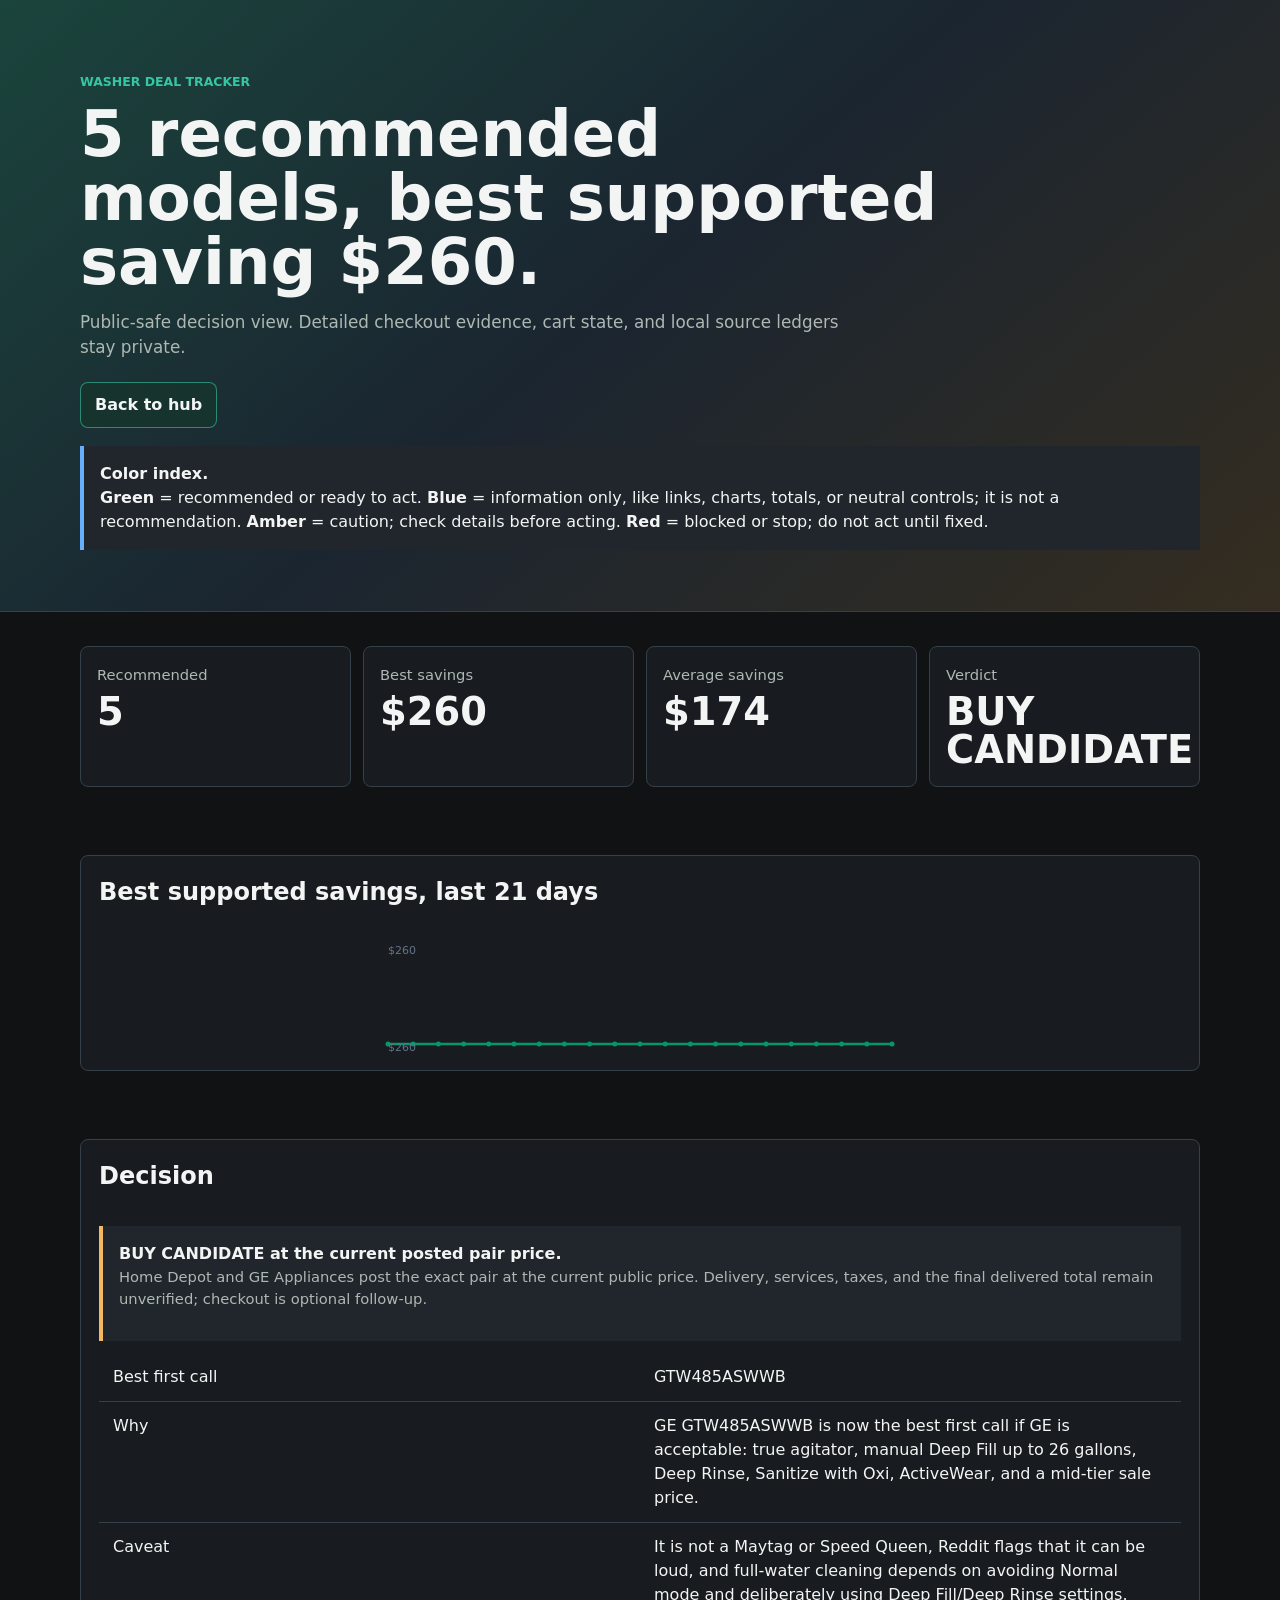
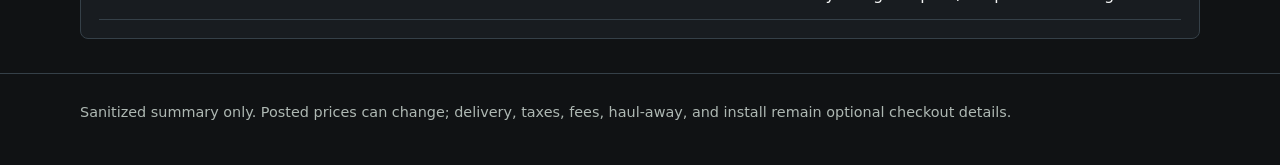
<file: dashboards/washer.html>
<!doctype html>
<html lang="en">
<head>
  <meta charset="utf-8">
  <meta name="viewport" content="width=device-width, initial-scale=1">
  <title>Washer Deal Tracker - Public Safe</title>
  <link rel="stylesheet" href="../styles.css">
</head>
<body>
  <header class="hero">
    <div class="wrap">
      <p class="eyebrow">Washer Deal Tracker</p>
      <h1>5 recommended models, best supported saving $260.</h1>
      <p class="lead">Public-safe decision view. Detailed checkout evidence, cart state, and local source ledgers stay private.</p>
      <div class="top-actions">
        <a class="button primary" href="../index.html">Back to hub</a>
      </div>
      <div class="callout color-index">
        <strong>Color index.</strong>
        <p><strong>Green</strong> = recommended or ready to act. <strong>Blue</strong> = information only, like links, charts, totals, or neutral controls; it is not a recommendation. <strong>Amber</strong> = caution; check details before acting. <strong>Red</strong> = blocked or stop; do not act until fixed.</p>
      </div>
    </div>
  </header>
  <main>
    <section class="section">
      <div class="wrap">
        <div class="metric-row"><div class="metric"><span class="meta">Recommended</span><strong>5</strong></div><div class="metric"><span class="meta">Best savings</span><strong>$260</strong></div><div class="metric"><span class="meta">Average savings</span><strong>$174</strong></div><div class="metric"><span class="meta">Verdict</span><strong>BUY CANDIDATE</strong></div></div>
      </div>
    </section>
    <section class="section">
      <div class="wrap">
        <article class="panel chart">
          <h2>Best supported savings, last 21 days</h2>
          <svg viewBox="0 0 520 110" width="100%" height="110"
     role="img" aria-label="trend" style="display:block;max-width:100%">
  <polygon points="8.0,102 8.0,102.0 33.2,102.0 58.4,102.0 83.6,102.0 108.8,102.0 134.0,102.0 159.2,102.0 184.4,102.0 209.6,102.0 234.8,102.0 260.0,102.0 285.2,102.0 310.4,102.0 335.6,102.0 360.8,102.0 386.0,102.0 411.2,102.0 436.4,102.0 461.6,102.0 486.8,102.0 512.0,102.0 512.0,102" fill="#059669" opacity="0.08" />
  <polyline points="8.0,102.0 33.2,102.0 58.4,102.0 83.6,102.0 108.8,102.0 134.0,102.0 159.2,102.0 184.4,102.0 209.6,102.0 234.8,102.0 260.0,102.0 285.2,102.0 310.4,102.0 335.6,102.0 360.8,102.0 386.0,102.0 411.2,102.0 436.4,102.0 461.6,102.0 486.8,102.0 512.0,102.0" fill="none" stroke="#059669" stroke-width="2.5"
            stroke-linejoin="round" stroke-linecap="round" />
  <circle cx="8.0" cy="102.0" r="2.5" fill="#059669" /><circle cx="33.2" cy="102.0" r="2.5" fill="#059669" /><circle cx="58.4" cy="102.0" r="2.5" fill="#059669" /><circle cx="83.6" cy="102.0" r="2.5" fill="#059669" /><circle cx="108.8" cy="102.0" r="2.5" fill="#059669" /><circle cx="134.0" cy="102.0" r="2.5" fill="#059669" /><circle cx="159.2" cy="102.0" r="2.5" fill="#059669" /><circle cx="184.4" cy="102.0" r="2.5" fill="#059669" /><circle cx="209.6" cy="102.0" r="2.5" fill="#059669" /><circle cx="234.8" cy="102.0" r="2.5" fill="#059669" /><circle cx="260.0" cy="102.0" r="2.5" fill="#059669" /><circle cx="285.2" cy="102.0" r="2.5" fill="#059669" /><circle cx="310.4" cy="102.0" r="2.5" fill="#059669" /><circle cx="335.6" cy="102.0" r="2.5" fill="#059669" /><circle cx="360.8" cy="102.0" r="2.5" fill="#059669" /><circle cx="386.0" cy="102.0" r="2.5" fill="#059669" /><circle cx="411.2" cy="102.0" r="2.5" fill="#059669" /><circle cx="436.4" cy="102.0" r="2.5" fill="#059669" /><circle cx="461.6" cy="102.0" r="2.5" fill="#059669" /><circle cx="486.8" cy="102.0" r="2.5" fill="#059669" /><circle cx="512.0" cy="102.0" r="2.5" fill="#059669" />
  <text x="8" y="12" font-size="11" fill="#64748b">$260</text>
  <text x="8" y="109" font-size="11" fill="#64748b">$260</text>
</svg>
        </article>
      </div>
    </section>
    <section class="section">
      <div class="wrap">
        <article class="panel chart">
          <h2>Decision</h2>
          <div class="callout">
            <strong>BUY CANDIDATE at the current posted pair price.</strong>
            <p class="meta">Home Depot and GE Appliances post the exact pair at the current public price. Delivery, services, taxes, and the final delivered total remain unverified; checkout is optional follow-up.</p>
          </div>
          <table class="table"><tbody><tr><td>Best first call</td><td>GTW485ASWWB</td></tr><tr><td>Why</td><td>GE GTW485ASWWB is now the best first call if GE is acceptable: true agitator, manual Deep Fill up to 26 gallons, Deep Rinse, Sanitize with Oxi, ActiveWear, and a mid-tier sale price.</td></tr><tr><td>Caveat</td><td>It is not a Maytag or Speed Queen, Reddit flags that it can be loud, and full-water cleaning depends on avoiding Normal mode and deliberately using Deep Fill/Deep Rinse settings.</td></tr></tbody></table>
        </article>

      </div>
    </section>

  </main>
  <footer class="footer">
    <div class="wrap">Sanitized summary only. Posted prices can change; delivery, taxes, fees, haul-away, and install remain optional checkout details.</div>
  </footer>
</body>
</html>
</file>
<file: styles.css>
:root {
  color-scheme: dark;
  --bg: #101214;
  --panel: #181c20;
  --panel-2: #20262c;
  --text: #f3f5f4;
  --muted: #aeb8b3;
  --line: #354048;
  --teal: #36c6a4;
  --blue: #67aefb;
  --amber: #f4b860;
  --red: #ef6f6c;
  --green: #86d977;
}

* {
  box-sizing: border-box;
}

body {
  margin: 0;
  background: var(--bg);
  color: var(--text);
  font-family: Inter, ui-sans-serif, system-ui, -apple-system, BlinkMacSystemFont, "Segoe UI", sans-serif;
  line-height: 1.5;
  overflow-x: hidden;
}

a {
  color: inherit;
}

.wrap {
  width: min(1120px, calc(100% - 32px));
  margin: 0 auto;
}

.hero {
  min-height: 68vh;
  display: grid;
  align-items: center;
  padding: 48px 0 36px;
  background:
    linear-gradient(140deg, rgba(54, 198, 164, 0.28), rgba(103, 174, 251, 0.12) 48%, rgba(244, 184, 96, 0.16)),
    linear-gradient(180deg, rgba(16, 18, 20, 0.1), var(--bg));
  border-bottom: 1px solid var(--line);
}

.eyebrow {
  margin: 0 0 10px;
  color: var(--teal);
  font-size: 0.78rem;
  font-weight: 700;
  letter-spacing: 0;
  text-transform: uppercase;
}

h1,
h2,
h3,
p {
  margin-top: 0;
}

h1 {
  max-width: 880px;
  margin-bottom: 16px;
  font-size: clamp(2rem, 5.5vw, 4rem);
  line-height: 1;
  letter-spacing: 0;
  overflow-wrap: anywhere;
}

.lead {
  max-width: 760px;
  color: var(--muted);
  font-size: 1.05rem;
}

.top-actions {
  display: flex;
  flex-wrap: wrap;
  gap: 10px;
  margin-top: 22px;
}

.top-picks {
  display: grid;
  grid-template-columns: repeat(3, minmax(0, 1fr));
  gap: 14px;
  margin-top: 28px;
}

.pick-card {
  display: flex;
  flex-direction: column;
  gap: 16px;
  min-height: 392px;
  padding: 0;
  border: 1px solid var(--line);
  border-radius: 8px;
  background: rgba(24, 28, 32, 0.84);
  box-shadow: 0 18px 48px rgba(0, 0, 0, 0.22);
  overflow: hidden;
}

.pick-card > div:not(.pick-media) {
  display: grid;
  gap: 10px;
  padding: 0 18px;
}

.pick-media {
  min-height: 112px;
  background: var(--pick-image);
  border-bottom: 1px solid var(--line);
}

.raptor-card {
  --pick-image:
    linear-gradient(180deg, rgba(16, 18, 20, 0.02), rgba(16, 18, 20, 0.72)),
    repeating-linear-gradient(135deg, #293a46 0 18px, #5f7f8a 18px 36px);
}

.washer-card {
  --pick-image:
    radial-gradient(circle at 32% 50%, #d7e5ea 0 25px, #65818b 26px 34px, transparent 35px),
    radial-gradient(circle at 68% 50%, #d7e5ea 0 25px, #65818b 26px 34px, transparent 35px),
    linear-gradient(135deg, #22343d, #58727c);
}

.stroller-card {
  --pick-image:
    radial-gradient(circle at 35% 72%, #101820 0 15px, #c4d1d5 16px 20px, transparent 21px),
    radial-gradient(circle at 67% 72%, #101820 0 15px, #c4d1d5 16px 20px, transparent 21px),
    linear-gradient(145deg, transparent 42%, #9aaeb4 43% 49%, transparent 50%),
    linear-gradient(135deg, #273b43, #5f767d);
}

.pick-top {
  display: flex;
  justify-content: flex-start;
  gap: 12px;
  align-items: flex-start;
}

.pick-rank {
  display: inline-flex;
  align-items: center;
  justify-content: center;
  width: 34px;
  height: 34px;
  border-radius: 999px;
  background: var(--teal);
  color: #0f1717;
  font-weight: 900;
}

.pick-label {
  color: var(--muted);
  font-size: 0.84rem;
  font-weight: 800;
  text-transform: uppercase;
  overflow-wrap: anywhere;
}

.pick-card h2 {
  margin-bottom: 8px;
  font-size: 1.2rem;
}

.pick-value {
  display: block;
  margin: 6px 0 8px;
  color: var(--text);
  font-size: clamp(1.8rem, 3.4vw, 2.35rem);
  font-weight: 900;
  line-height: 1;
  overflow-wrap: anywhere;
}

.sub-links {
  display: flex;
  flex-wrap: wrap;
  gap: 8px;
  margin-top: 12px;
}

.sub-links a {
  min-height: 34px;
  display: inline-flex;
  align-items: center;
  padding: 6px 10px;
  border: 1px solid var(--line);
  border-radius: 999px;
  color: var(--muted);
  font-size: 0.82rem;
  font-weight: 800;
  text-decoration: none;
  white-space: nowrap;
}

.pick-card .button {
  width: fit-content;
  margin: auto 18px 18px;
}

.button {
  min-height: 42px;
  display: inline-flex;
  align-items: center;
  gap: 8px;
  padding: 10px 14px;
  border: 1px solid var(--line);
  border-radius: 8px;
  background: #15191d;
  color: var(--text);
  font-weight: 700;
  text-decoration: none;
  white-space: nowrap;
}

.button.primary {
  border-color: rgba(54, 198, 164, 0.6);
  background: #16332d;
}

.section {
  padding: 34px 0;
}

.section-head {
  display: flex;
  align-items: end;
  justify-content: space-between;
  gap: 18px;
  margin-bottom: 16px;
}

.section-head p {
  max-width: 640px;
  margin-bottom: 0;
  color: var(--muted);
}

.grid {
  display: grid;
  grid-template-columns: repeat(3, minmax(0, 1fr));
  gap: 14px;
}

.grid.two {
  grid-template-columns: repeat(2, minmax(0, 1fr));
}

.card,
.panel {
  border: 1px solid var(--line);
  border-radius: 8px;
  background: var(--panel);
  overflow: hidden;
}

.card {
  min-height: 238px;
  display: grid;
  grid-template-rows: auto 1fr auto;
  padding: 18px;
}

.card h3 {
  margin-bottom: 8px;
  font-size: 1.25rem;
}

.status {
  display: inline-flex;
  align-items: center;
  width: fit-content;
  min-height: 28px;
  padding: 4px 9px;
  border: 1px solid var(--line);
  border-radius: 999px;
  color: var(--text);
  font-size: 0.78rem;
  font-weight: 800;
}

.status.live {
  border-color: rgba(134, 217, 119, 0.55);
  background: rgba(134, 217, 119, 0.14);
}

.status.hold {
  border-color: rgba(244, 184, 96, 0.6);
  background: rgba(244, 184, 96, 0.14);
}

.status.private {
  border-color: rgba(239, 111, 108, 0.55);
  background: rgba(239, 111, 108, 0.12);
}

.meta {
  color: var(--muted);
  font-size: 0.92rem;
}

.metric-row {
  display: grid;
  grid-template-columns: repeat(4, minmax(0, 1fr));
  gap: 12px;
}

.metric {
  padding: 16px;
  border: 1px solid var(--line);
  border-radius: 8px;
  background: var(--panel);
}

.metric strong {
  display: block;
  margin-top: 6px;
  font-size: clamp(1.45rem, 4vw, 2.4rem);
  line-height: 1;
}

.chart {
  display: grid;
  gap: 12px;
  padding: 18px;
}

.bar-row {
  display: grid;
  grid-template-columns: minmax(110px, 170px) 1fr minmax(72px, auto);
  gap: 10px;
  align-items: center;
}

.bar-label,
.bar-value {
  color: var(--muted);
  font-size: 0.92rem;
}

.bar-track {
  height: 12px;
  border-radius: 999px;
  background: #2a3137;
  overflow: hidden;
}

.bar-fill {
  height: 100%;
  border-radius: inherit;
  background: var(--teal);
}

.bar-fill.blue {
  background: var(--blue);
}

.bar-fill.amber {
  background: var(--amber);
}

.bar-fill.red {
  background: var(--red);
}

.table {
  width: 100%;
  max-width: 100%;
  border-collapse: collapse;
  table-layout: fixed;
}

.table th,
.table td {
  padding: 12px 14px;
  border-bottom: 1px solid var(--line);
  text-align: left;
  vertical-align: top;
  overflow-wrap: anywhere;
}

.table th {
  color: var(--muted);
  font-size: 0.78rem;
  text-transform: uppercase;
  letter-spacing: 0;
}

.callout {
  padding: 16px;
  border-left: 4px solid var(--amber);
  background: var(--panel-2);
}

.color-index {
  margin-top: 18px;
  border-left-color: var(--blue);
}

.color-index p {
  margin-bottom: 0;
}

.footer {
  padding: 28px 0 42px;
  color: var(--muted);
  border-top: 1px solid var(--line);
  font-size: 0.9rem;
}

@media (max-width: 780px) {
  .wrap {
    width: min(100% - 28px, 1120px);
  }

  .hero {
    min-height: auto;
    padding: 42px 0 28px;
  }

  h1 {
    font-size: clamp(2rem, 11vw, 3rem);
    line-height: 1.05;
  }

  .lead {
    max-width: 100%;
    font-size: 1rem;
  }

  .top-actions {
    display: grid;
    grid-template-columns: 1fr;
  }

  .button,
  .pick-card .button {
    width: 100%;
    justify-content: center;
    white-space: normal;
    text-align: center;
  }

  .grid,
  .grid.two,
  .metric-row,
  .top-picks {
    grid-template-columns: 1fr;
  }

  .pick-card {
    min-height: 0;
  }

  .pick-card > div:not(.pick-media) {
    padding: 0 16px;
  }

  .pick-card .button {
    margin: 8px 16px 16px;
    width: calc(100% - 32px);
  }

  .pick-media {
    min-height: 96px;
  }

  .pick-top {
    align-items: center;
  }

  .sub-links a {
    flex: 1 1 auto;
    justify-content: center;
    white-space: normal;
    text-align: center;
  }

  .bar-row {
    grid-template-columns: 1fr;
  }

  .section-head {
    display: block;
  }
}
</file>
